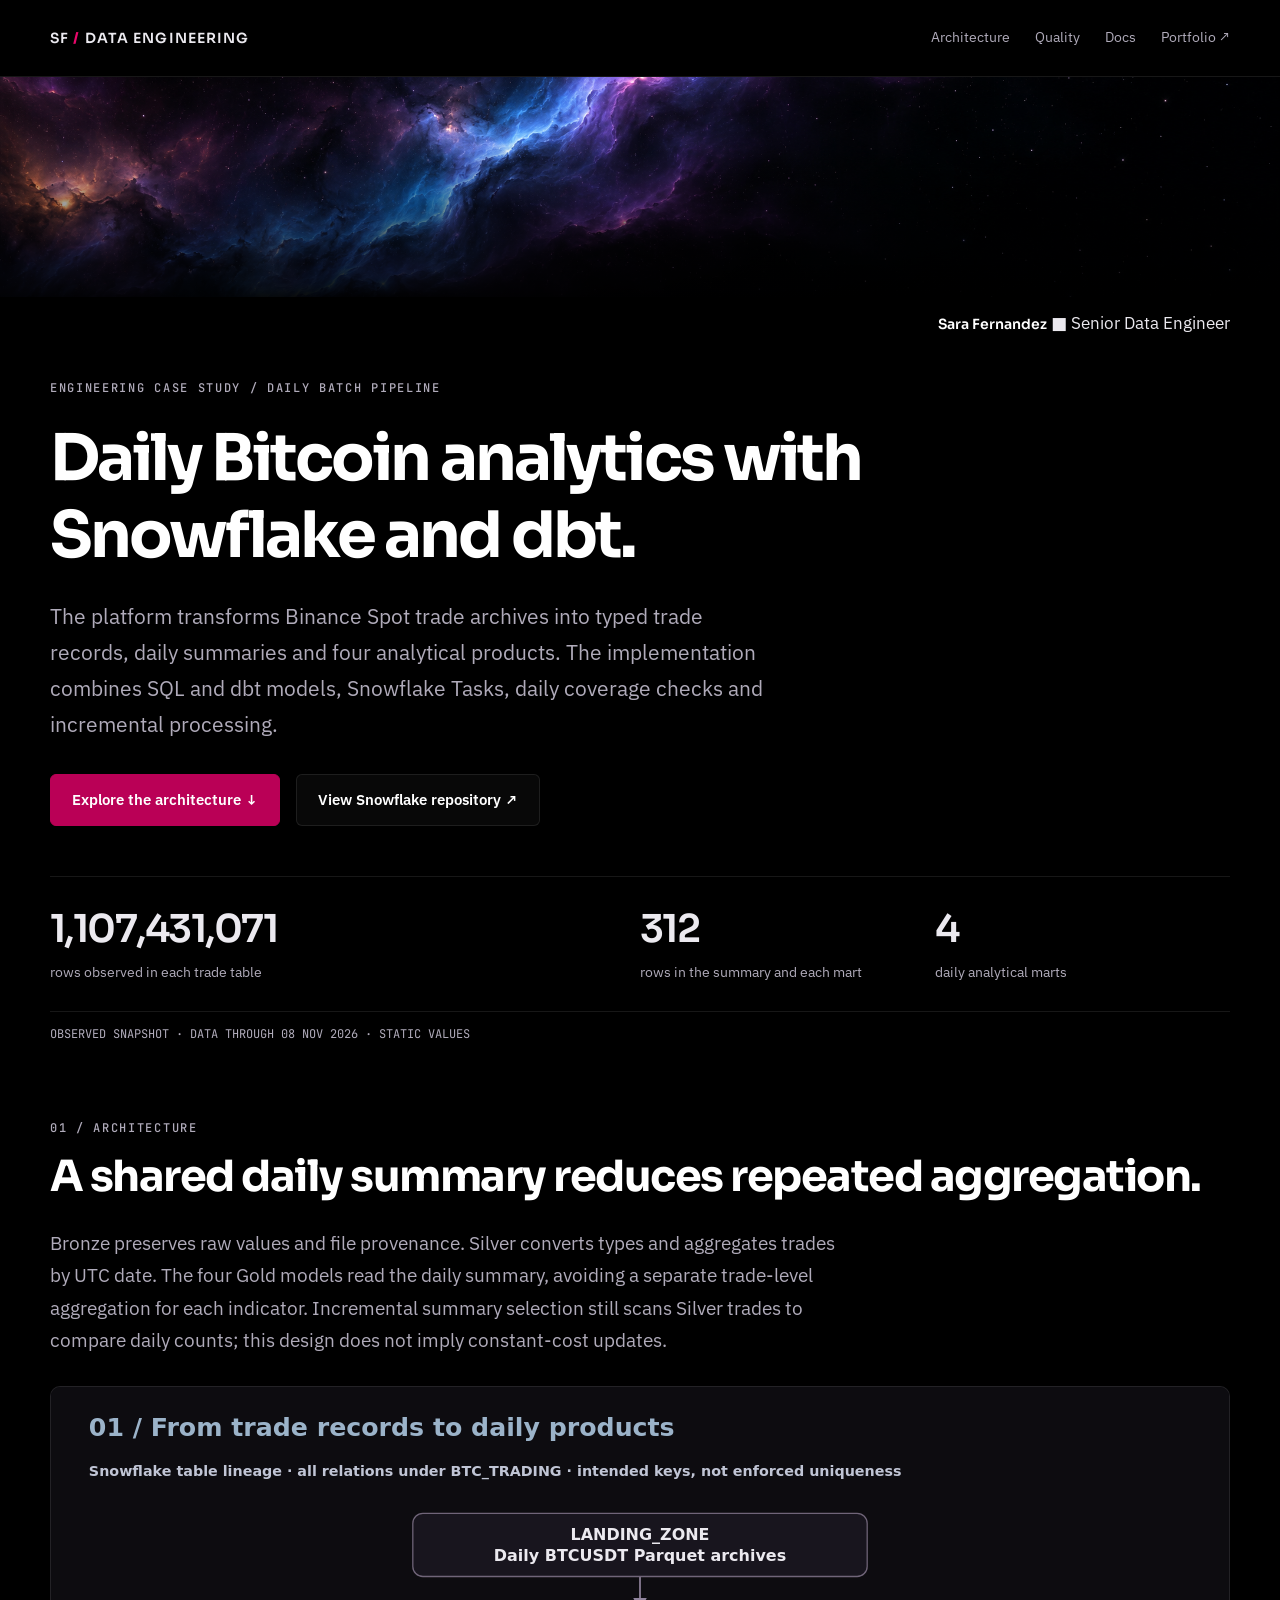
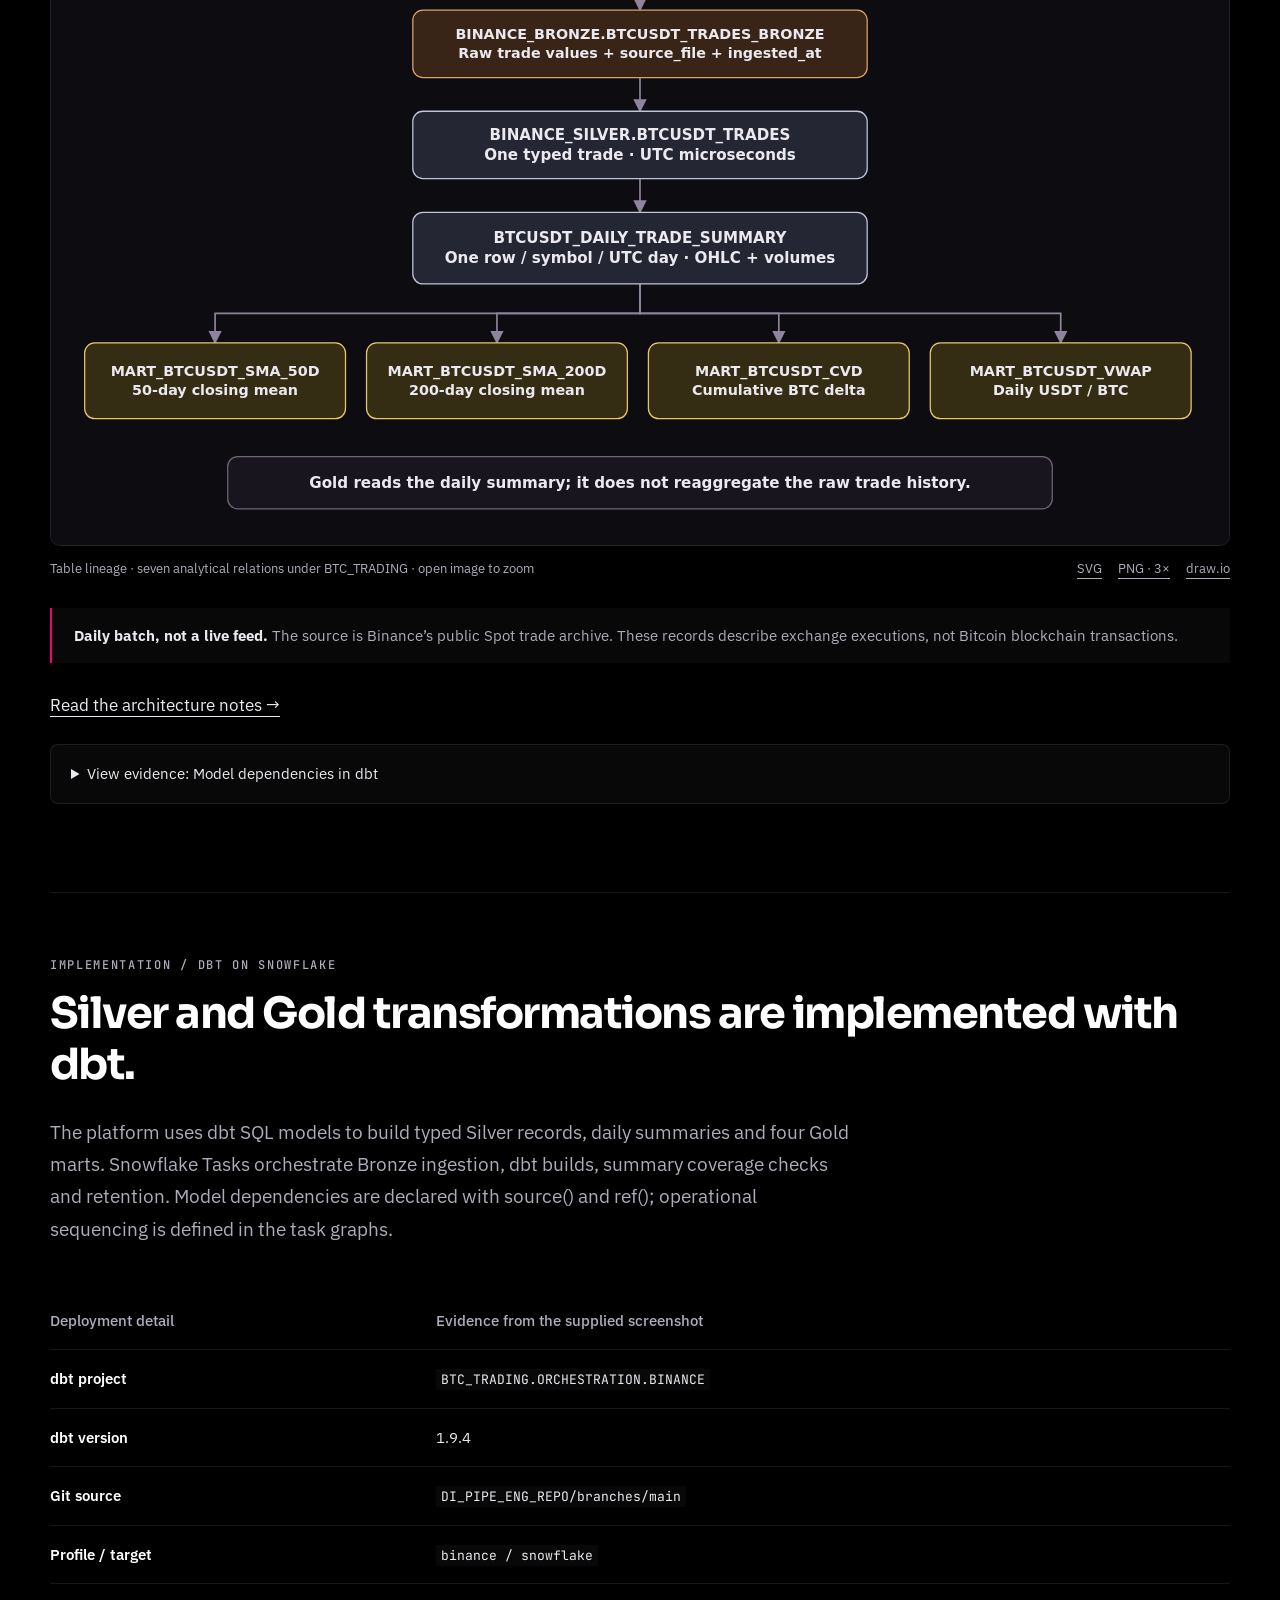
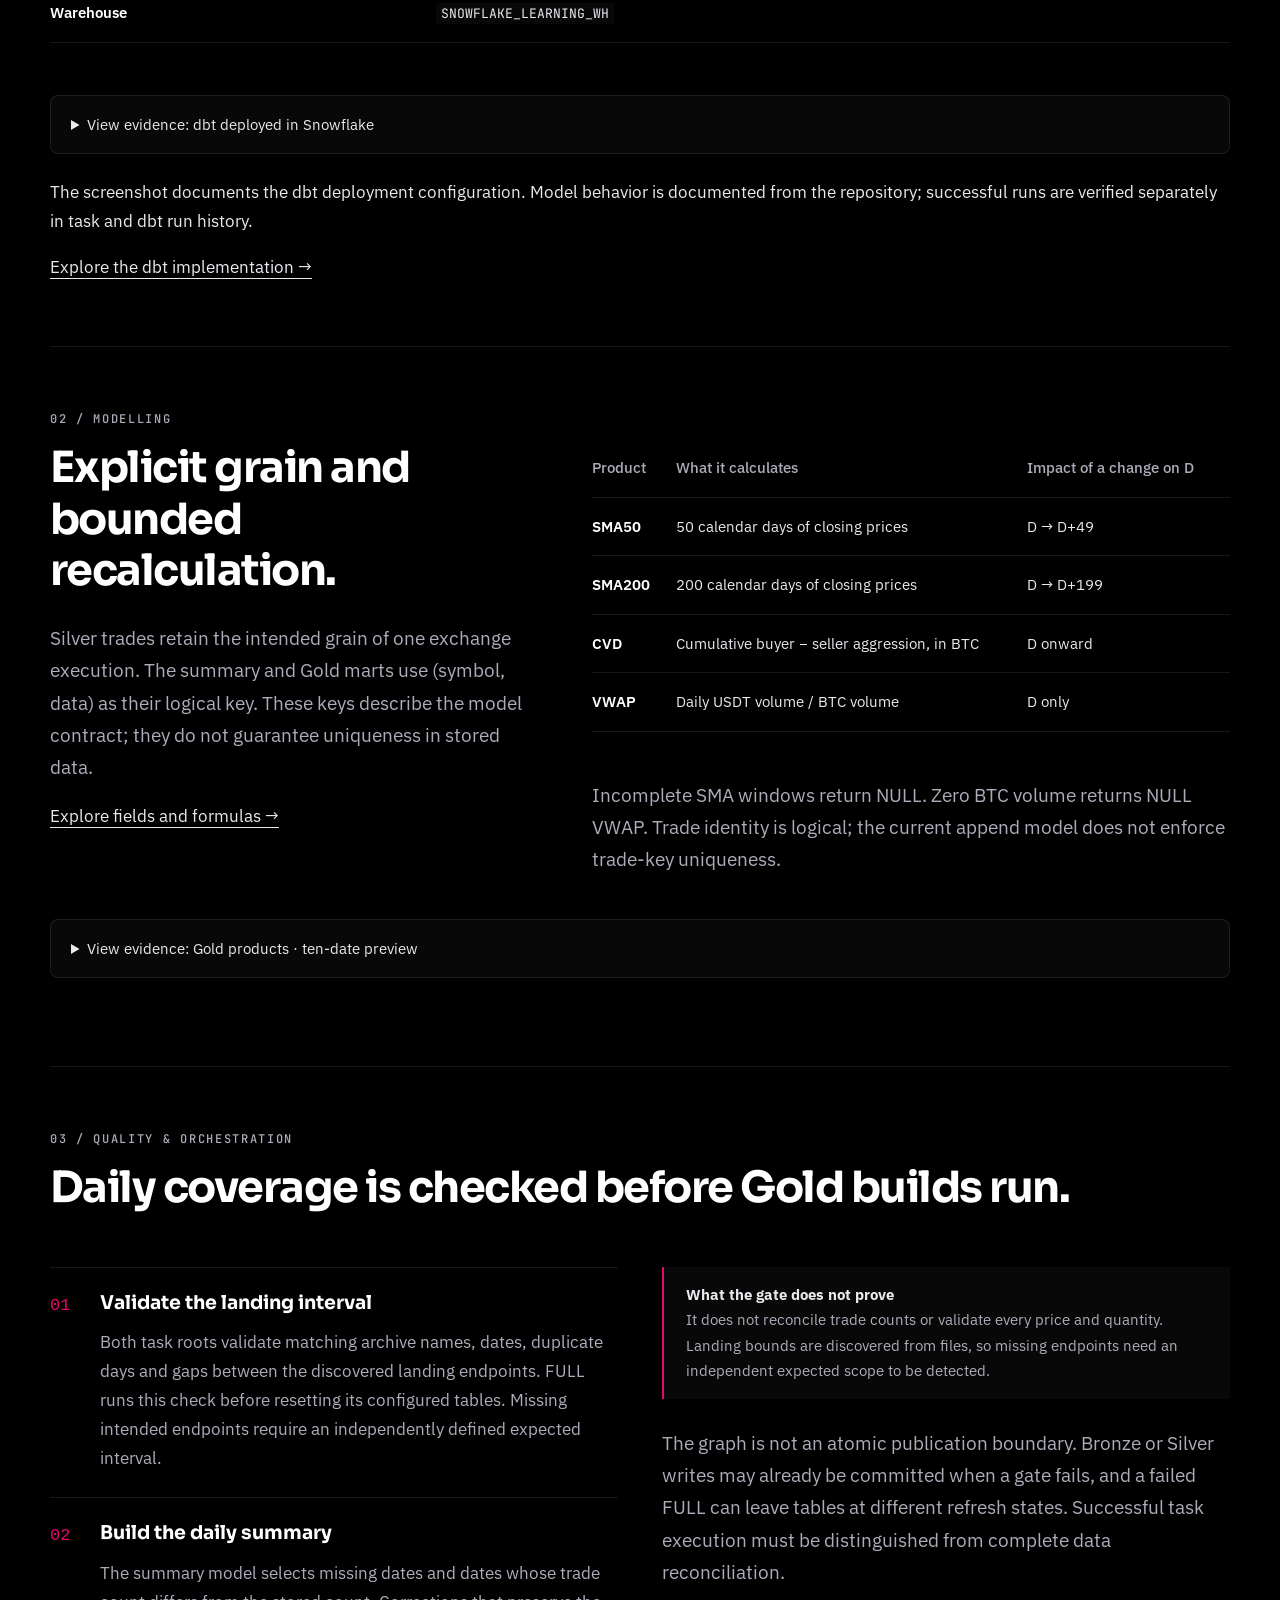
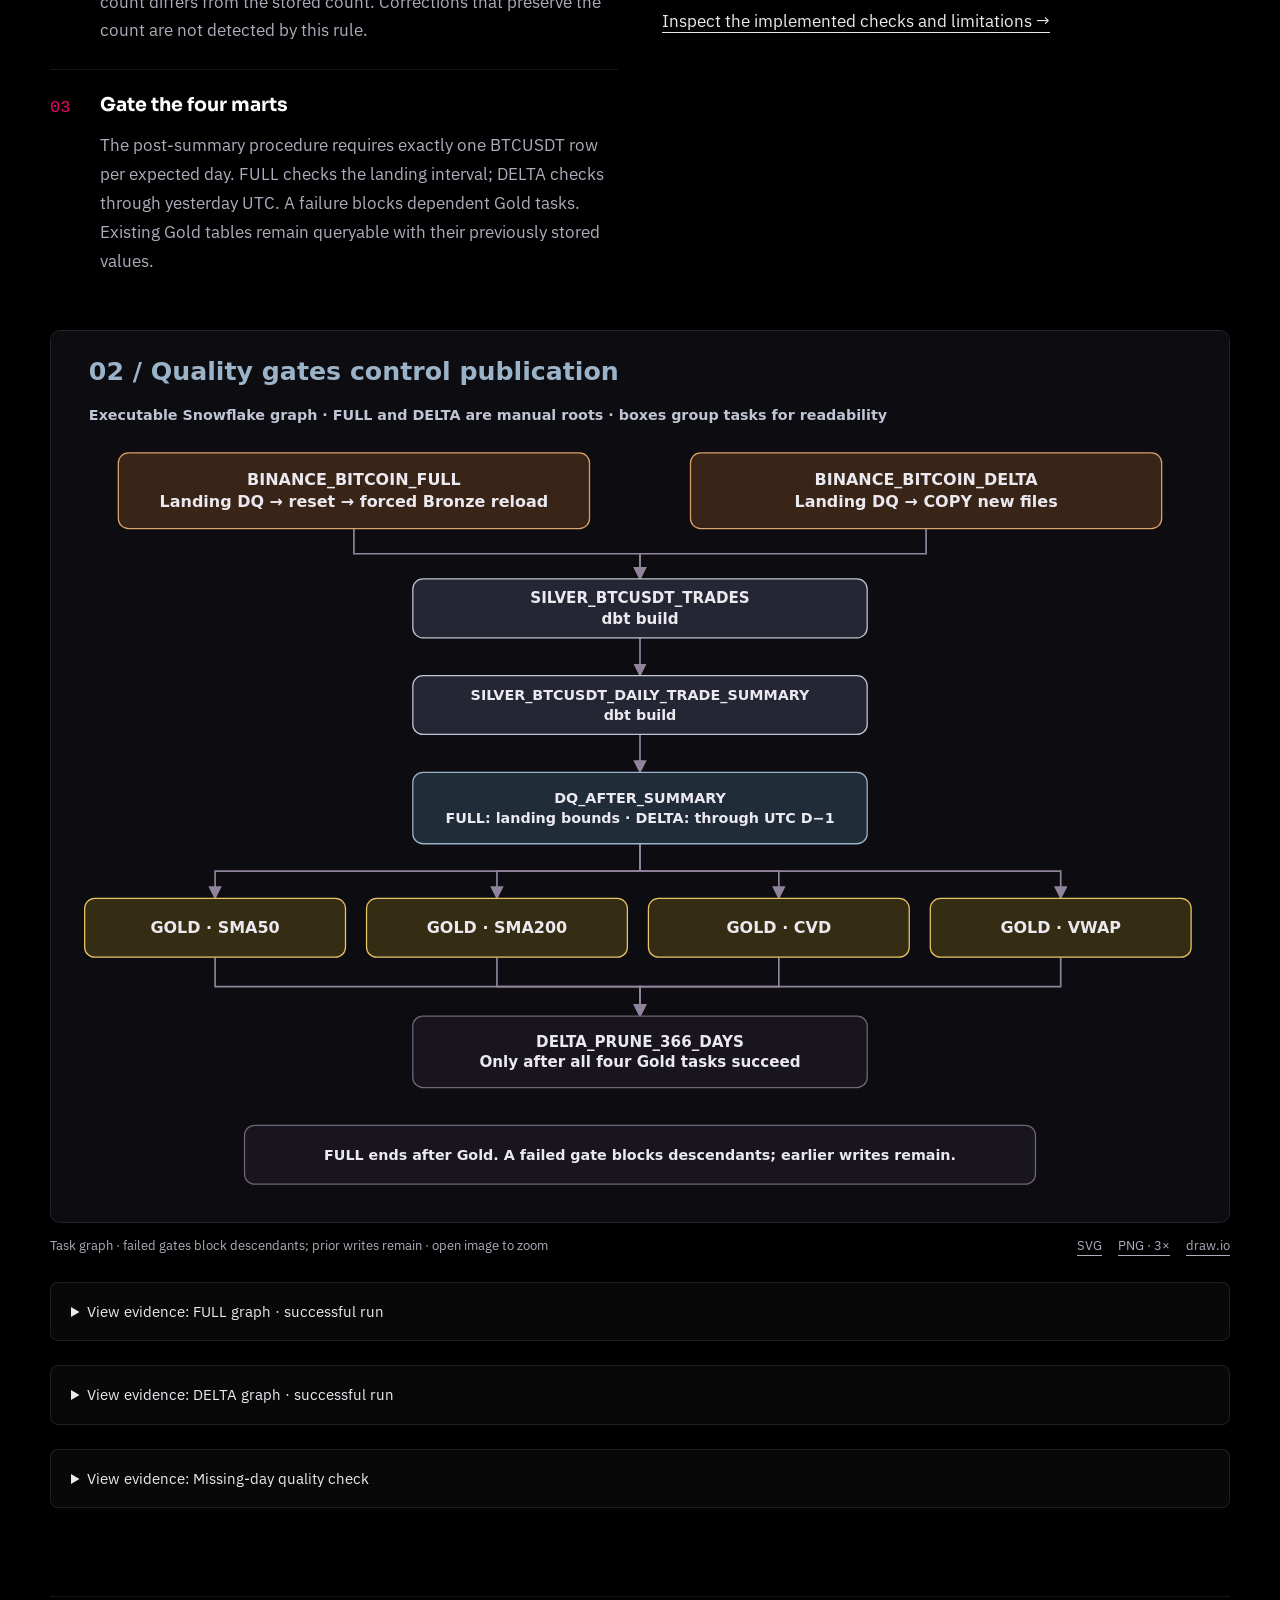
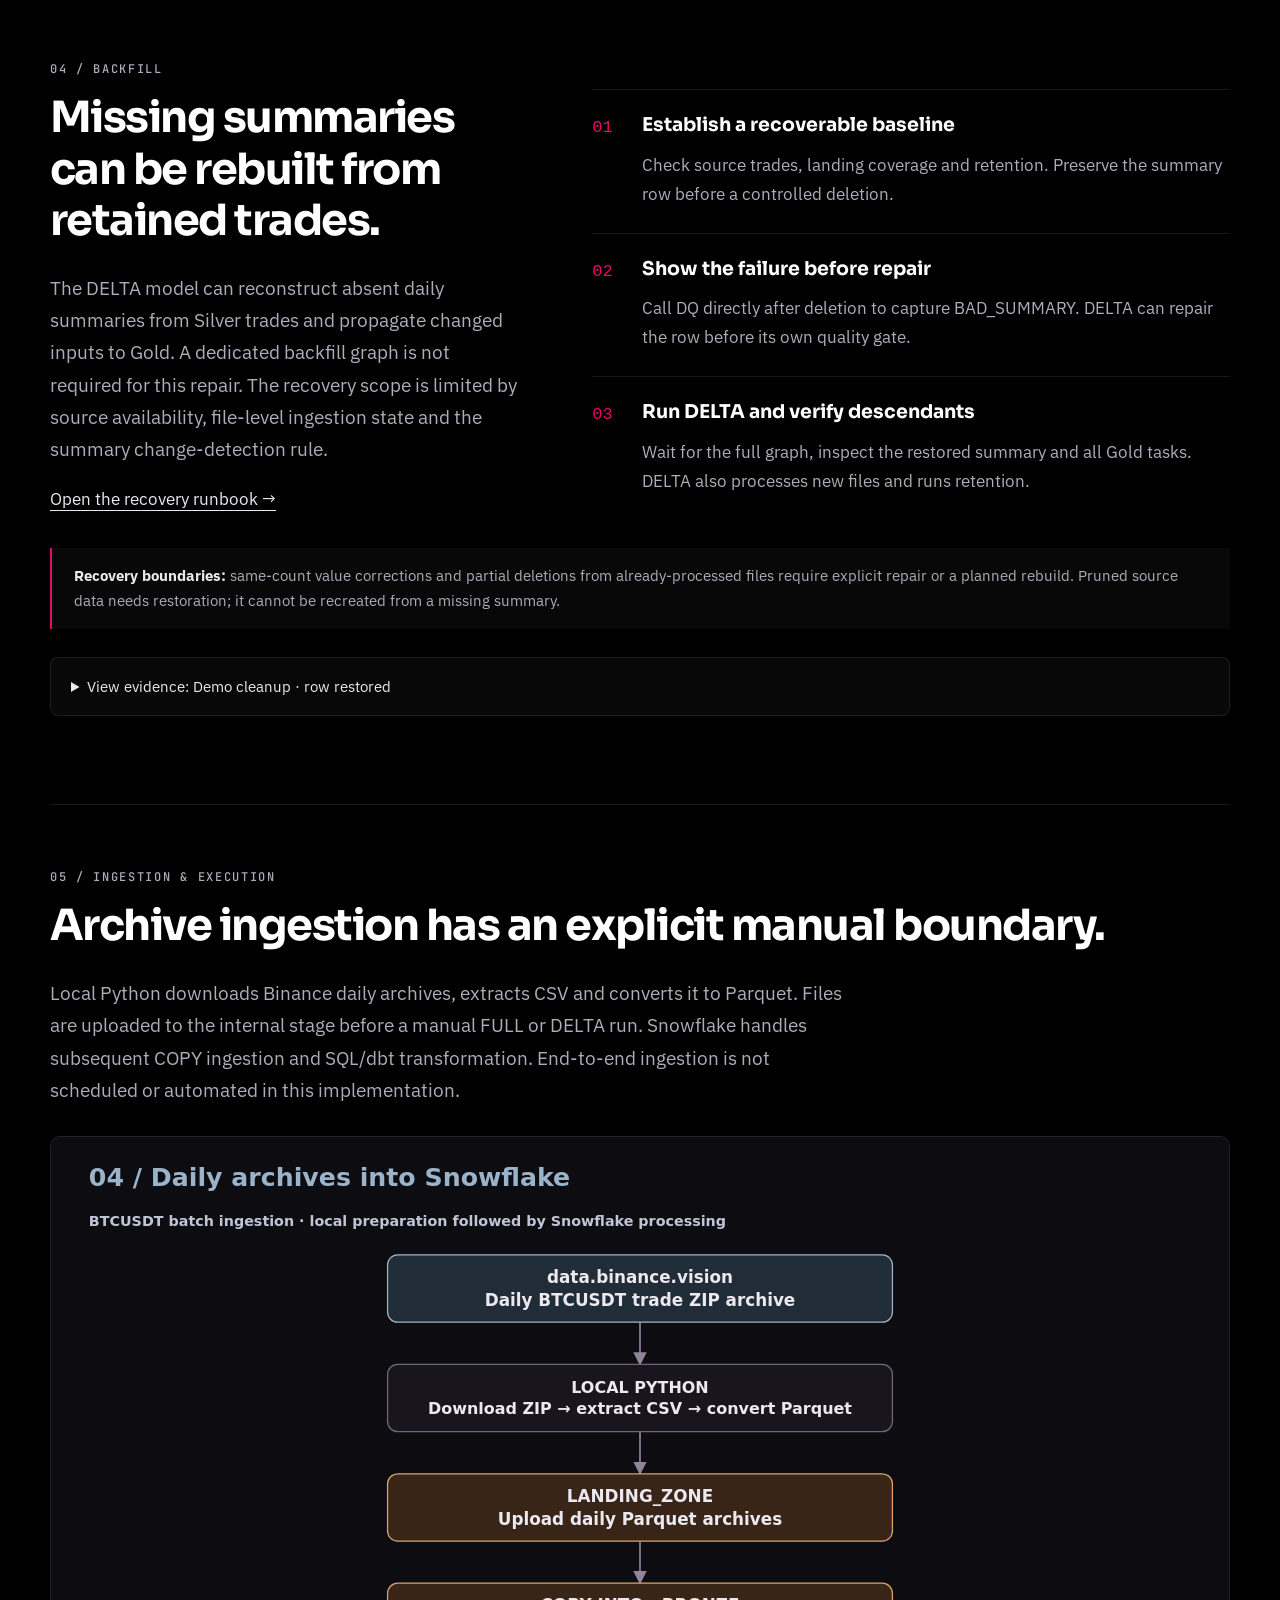
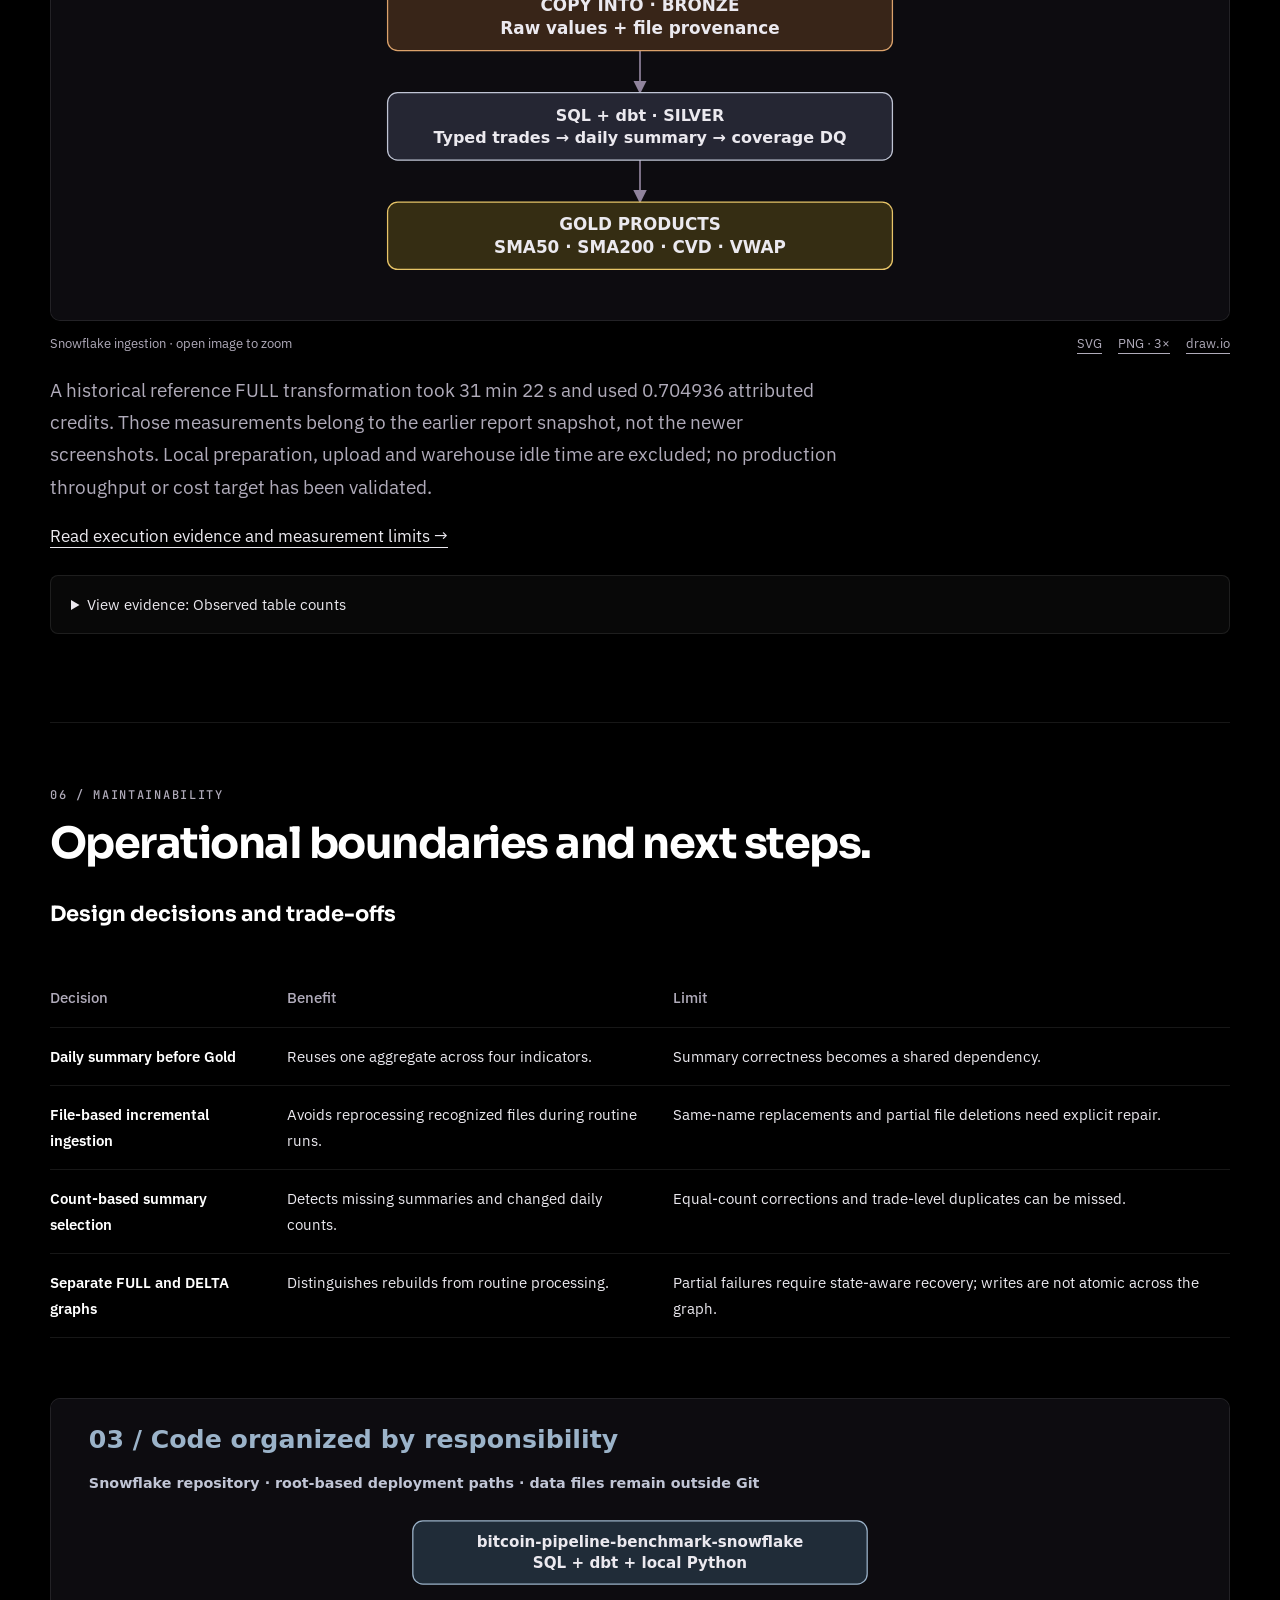
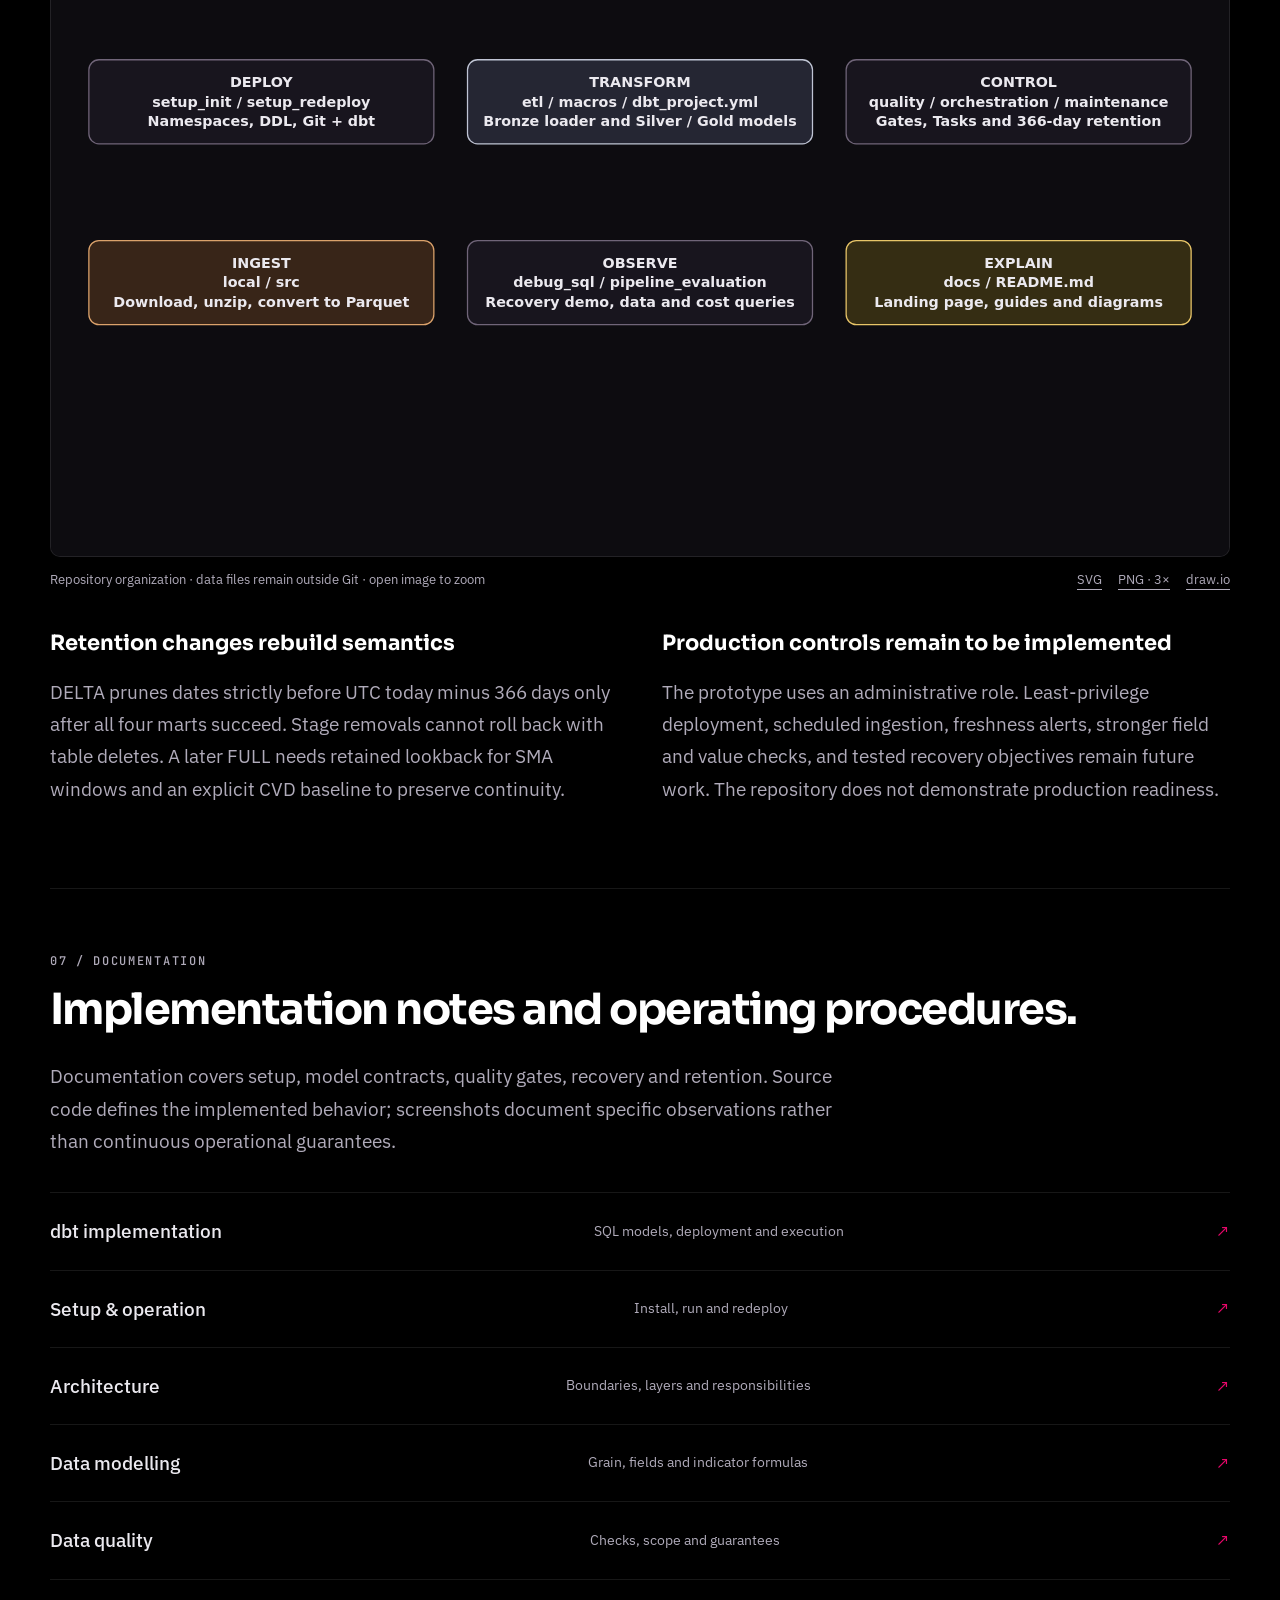
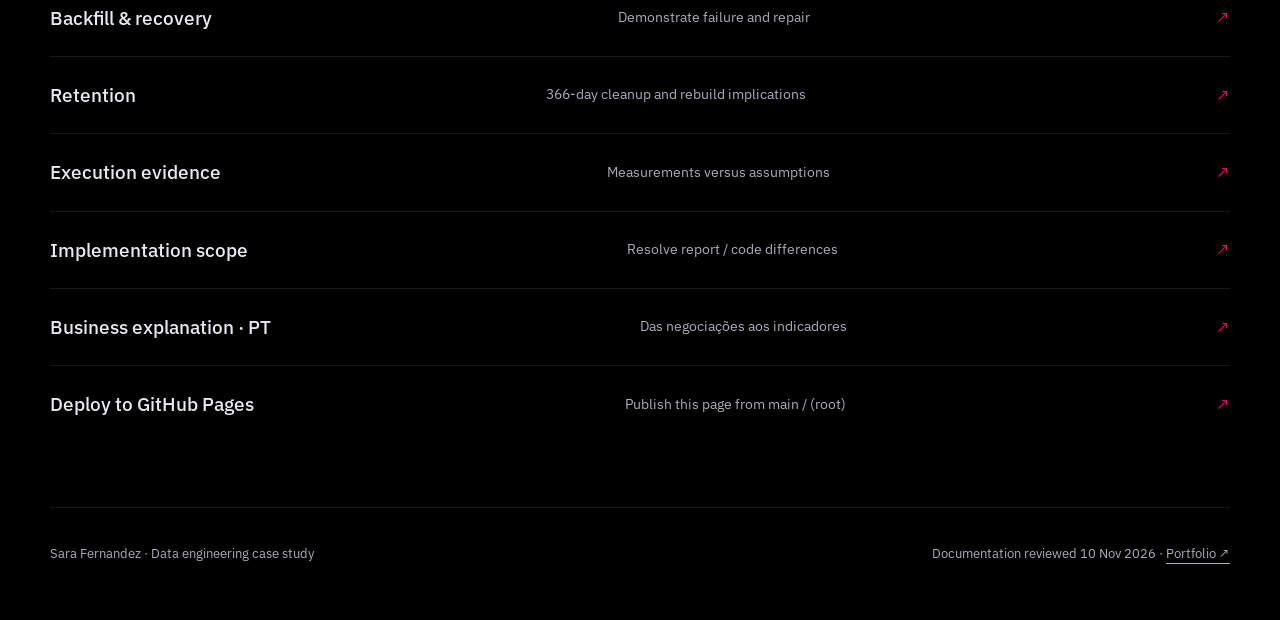
<file: index.html>
<!DOCTYPE html>

<html lang="en"><head><meta charset="utf-8"/><meta content="width=device-width,initial-scale=1" name="viewport"/><meta content="#000000" name="theme-color"/><meta content="Snowflake BTCUSDT pipeline: architecture, modelling, quality gates, backfill and execution evidence." name="description"/><title>Bitcoin Pipeline | Sara Fernandez</title><style>@import url('https://fonts.googleapis.com/css2?family=IBM+Plex+Sans:wght@400;500;600&family=Sora:wght@500;600;700&family=JetBrains+Mono:wght@500&display=swap');
:root{--black:#000000;--white:#ffffff;--magenta:#9bb3c9;--magenta-deep:#7890a6;--haze:#667b8e;--grey-100:#ebe9ef;--grey-300:#b0abba;--grey-500:#77727f;--grey-700:#2a2730;--grey-900:#0d0c10;--text:var(--grey-100);--muted:var(--grey-300);--line:#2a2730}*{box-sizing:border-box}html{scroll-behavior:smooth;scroll-padding-top:85px}body{margin:0;background:var(--black);color:var(--text);font:17px/1.7 'IBM Plex Sans',system-ui,sans-serif}body:before{content:'';position:absolute;inset:0 0 auto;height:850px;pointer-events:none;z-index:-1;background:radial-gradient(ellipse at 85% 25%,#667b8e30,transparent 55%),radial-gradient(ellipse at 15% 10%,#9bb3c912,transparent 50%)}a{color:inherit;text-underline-offset:5px}a:hover{color:var(--magenta)}:focus-visible{outline:2px solid var(--magenta);outline-offset:6px}.skip{position:absolute;left:20px;top:-90px}.skip:focus{top:20px;z-index:20;background:#000;padding:12px}.wrap{width:min(1180px,calc(100% - 72px));margin:auto}header{border-bottom:1px solid var(--line);background:#000e;position:sticky;top:0;z-index:10;backdrop-filter:blur(12px)}header .wrap{display:flex;justify-content:space-between;align-items:center;gap:24px;min-height:76px}.brand{font:600 14px 'Sora',sans-serif;letter-spacing:.08em;text-decoration:none}.brand b{color:var(--magenta)}nav{display:flex;gap:25px;font-size:14px}nav a{text-decoration:none;color:var(--muted)}h1,h2,h3{font-family:'Sora',system-ui,sans-serif;line-height:1.2;color:var(--white)}h1{font-size:clamp(42px,5.8vw,76px);letter-spacing:-.055em;max-width:900px;margin:25px 0}h1 span{color:var(--magenta)}h2{font-size:clamp(28px,3.4vw,43px);letter-spacing:-.035em;margin:15px 0 25px}h3{font-size:21px;margin:0 0 14px}.eyebrow,.num{color:var(--magenta);font:500 12px 'JetBrains Mono',monospace;letter-spacing:.14em;text-transform:uppercase}.hero{padding:94px 0 0}.lead{font-size:21px;color:var(--muted);max-width:730px}.actions{display:flex;gap:16px;flex-wrap:wrap;margin:32px 0 50px}.button{display:inline-flex;padding:12px 21px;border:1px solid #40515f;border-radius:6px;text-decoration:none;font-weight:600;font-size:15px}.primary{background:var(--magenta);color:#000;border-color:var(--magenta)}.primary:hover{background:#c6d3df;color:#000}.stats{display:grid;grid-template-columns:2fr 1fr 1fr;border-top:1px solid var(--line);border-bottom:1px solid var(--line);margin-top:48px}.stat{padding:28px 24px 26px 0}.stat strong{font:600 clamp(27px,3vw,40px) 'Sora',sans-serif;letter-spacing:-.04em;display:block}.stat span{display:block;color:var(--muted);font-size:14px;margin-top:8px}.snapshot{font:12px 'JetBrains Mono',monospace;color:var(--muted);padding:14px 0}.section{padding:80px 0;border-bottom:1px solid var(--line)}.intro{max-width:800px;color:var(--muted);font-size:19px}.split{display:grid;grid-template-columns:1fr 1.35fr;gap:70px;align-items:start}.note{border-left:3px solid var(--magenta);padding:15px 22px;background:#9bb3c909;margin:28px 0;color:var(--muted);font-size:15px}.note strong{color:var(--text)}figure{margin:30px 0 0}figure img{display:block;width:100%;height:auto;border:1px solid var(--line);border-radius:10px;background:var(--grey-900)}figcaption{color:var(--muted);font-size:13px;display:flex;justify-content:space-between;gap:20px;flex-wrap:wrap;margin-top:12px}.downloads{display:flex;gap:16px}table{border-collapse:collapse;width:100%;font-size:15px;margin:28px 0}th{text-align:left;color:var(--muted);font-weight:500}td,th{padding:16px 18px 16px 0;border-bottom:1px solid var(--line);vertical-align:top}td:first-child{font-weight:600;color:#fff}.table-scroll{overflow-x:auto}.table-scroll table{min-width:580px}.checks{counter-reset:steps;margin-top:28px}.check{padding:24px 0 24px 50px;border-top:1px solid var(--line);position:relative}.check:before{counter-increment:steps;content:'0' counter(steps);position:absolute;left:0;color:var(--magenta);font-family:monospace}.check p{margin:8px 0 0;color:var(--muted)}.check h3{font-size:19px}.grid2{display:grid;grid-template-columns:1fr 1fr;gap:44px}.pill{font:12px 'JetBrains Mono',monospace;display:inline-block;border:1px solid #40515f;padding:5px 10px;border-radius:50px;color:#b4c2cf}.guide-list{margin-top:35px}.guide-link{display:flex;align-items:center;justify-content:space-between;gap:30px;text-decoration:none;border-top:1px solid var(--line);padding:22px 0}.guide-link span{color:var(--muted);font-size:14px}.guide-link b{font-weight:500;font-size:19px}.guide-link em{font-style:normal;color:var(--magenta)}footer{padding:35px 0 55px;color:var(--muted);font-size:13px}footer .wrap{display:flex;justify-content:space-between;gap:25px;flex-wrap:wrap}code{font: .87em 'JetBrains Mono',monospace;background:#ffffff08;padding:2px 5px;overflow-wrap:anywhere}pre{white-space:pre-wrap;overflow-wrap:anywhere;background:#151219;border:1px solid var(--line);padding:22px;border-radius:8px;line-height:1.6}pre code{background:none;padding:0}.article{max-width:920px;padding:60px 0 90px}.article h1{font-size:42px}.article h2{font-size:28px;margin-top:50px}.article h3{margin-top:35px}.article img{max-width:100%;height:auto}.article p,.article li{color:var(--muted)}.article strong{color:var(--text)}.article table{display:block;overflow-x:auto}.article td{min-width:160px}.article li{margin:10px 0}.back{font-size:14px;color:var(--magenta)}@media(max-width:760px){.wrap{width:calc(100% - 36px)}header .wrap{min-height:70px;gap:12px}.brand{font-size:11px}nav{gap:14px;font-size:12px}nav .extra{display:none}.hero{padding-top:58px}h1{font-size:46px}.lead{font-size:18px}.stats{grid-template-columns:1fr 1fr}.stat:first-child{grid-column:1/-1;border-bottom:1px solid var(--line)}.stat{padding:22px 10px 22px 0}.stat strong{font-size:32px}.section{padding:55px 0}.split,.grid2{grid-template-columns:1fr;gap:25px}.intro{font-size:17px}figcaption{font-size:12px}.guide-link{gap:15px}.guide-link b{font-size:16px}.guide-link span{display:none}.article h1{font-size:34px}.article{padding-top:35px}figure{margin-top:24px}}@media(prefers-reduced-motion:reduce){html{scroll-behavior:auto}}.split>*,.grid2>*,.table-scroll{min-width:0}.table-scroll{max-width:100%}

.evidence{margin:38px 0}.evidence h3{margin-bottom:14px}.evidence figcaption{display:block;max-width:100ch}.evidence img{border-radius:8px}

/* Editorial revision: restrained slate palette and quieter evidence presentation. */
:root{--black:#101419;--white:#edf0f3;--grey-100:#d6dce2;--grey-300:#aab4be;--grey-700:#303942;--grey-900:#171d24;--line:#303942}body{background:#101419}body:before{display:none}header{background:#101419f5}h1{font-size:clamp(38px,5vw,64px);max-width:1000px;letter-spacing:-.045em}h1 span{color:inherit}.eyebrow,.num{color:#aab4be}.primary{background:#c1ced9;border-color:#c1ced9;color:#101419}.primary:hover{background:#dce4eb;color:#101419}.note{background:#18212a;border-left:2px solid #71899e}.brand b,.guide-link em{color:#9bb3c9}.hero{padding-top:72px}.section{padding:64px 0}.evidence-panel{margin:24px 0;border:1px solid var(--line);border-radius:8px;background:#151b22}.evidence-panel summary{padding:16px 20px;cursor:pointer;font-size:15px;color:#c8d2dc}.evidence-panel summary:hover{background:#1c2630}.evidence-panel figure{margin:0;padding:0 18px 18px}.evidence-panel figcaption{display:block;line-height:1.6}.design-decisions{margin:32px 0}a:hover{color:#d2dfeb}@media(max-width:760px){h1{font-size:40px}.hero{padding-top:45px}.section{padding:46px 0}}

/* Minimal pink accents: selected headings and primary actions only. */
:root{--pink-accent:#df8fbe;--pink-button:#d878ad}
#dbt h2,#docs h2{color:var(--pink-accent)}
.primary{background:var(--pink-button);border-color:var(--pink-button);color:#101419}
.primary:hover{background:#e49ac4;border-color:#e49ac4;color:#101419}
.primary:focus-visible{outline-color:var(--pink-accent)}

/* Portfolio identity: exact palette and accent roles from the parent site. */
:root{--black:#000000;--white:#ffffff;--magenta:#E8076A;--magenta-deep:#BA0056;--haze:#6e4ba0;--grey-100:#ebe9ef;--grey-300:#b0abba;--grey-500:#77727f;--grey-700:#2a2730;--grey-900:#0d0c10;--text:var(--grey-100);--muted:var(--grey-300);--line:rgba(255,255,255,.09)}
body{background:var(--black)}header{background:rgba(0,0,0,.95)}
h1,h2,h3,#dbt h2,#docs h2{color:var(--white)}
.eyebrow,.num{color:var(--muted)}
.brand b,.guide-link em,.back{color:var(--magenta)}
.button{border-color:var(--line);background:rgba(255,255,255,.03);color:var(--white)}
.button:hover{border-color:var(--magenta);background:rgba(255,43,214,.08);color:var(--white)}
.primary{background:var(--magenta-deep);border-color:var(--magenta-deep);color:var(--white)}
.primary:hover{background:var(--magenta);border-color:var(--magenta);color:var(--white)}
:focus-visible,.primary:focus-visible{outline-color:var(--magenta)}
a:hover{color:var(--magenta)}
.note{border-left:2px solid var(--magenta);background:rgba(255,255,255,.03)}
.evidence-panel{background:rgba(255,255,255,.03)}.evidence-panel summary{color:var(--text)}.evidence-panel summary:hover{background:rgba(255,43,214,.08)}
.portfolio-cover{position:relative;height:clamp(220px,34vw,180px);overflow:hidden;background:#050407}
.portfolio-cover img{width:100%;height:100%;object-fit:cover}
.portfolio-cover:after{content:'';position:absolute;inset:0;background:linear-gradient(to bottom,rgba(0,0,0,0) 30%,rgba(0,0,0,.95) 100%)}
.portfolio-identity{position:relative;margin-top:-56px;display:flex;align-items:center;gap:20px;z-index:1}
.portfolio-avatar{width:112px;height:112px;flex:none;padding:4px;border-radius:50%;background:conic-gradient(from 200deg,var(--magenta),#3a3340,var(--white),#3a3340,var(--magenta));box-shadow:0 0 46px rgba(255,43,214,.22)}
.portfolio-avatar img{display:block;width:100%;height:100%;object-fit:cover;border-radius:50%;border:4px solid #000}
.portfolio-identity a{text-decoration:none;font-family:'Sora',sans-serif;font-weight:600;color:#fff}.portfolio-identity p{margin:4px 0 0;color:var(--muted);font-size:14px}
.hero{padding-top:42px}@media(max-width:760px){.portfolio-identity{gap:14px}.portfolio-avatar{width:88px;height:88px}.portfolio-identity{margin-top:-44px}.portfolio-identity p{font-size:12px}.hero{padding-top:30px}}

/* Compact text-only author identity. */
.portfolio-identity{margin-top:12px;justify-content:flex-end;text-align:right;gap:0}.portfolio-identity a{font-size:14px}.portfolio-identity p{font-size:12px;margin:2px 0 0}@media(max-width:760px){.portfolio-identity{margin-top:10px}.portfolio-identity p{font-size:12px}}
</style></head><body><a class="skip" href="#main">Skip to content</a><header><div class="wrap"><a class="brand" href="#">SF <b>/</b> DATA ENGINEERING</a><nav aria-label="Main navigation"><a href="#architecture">Architecture</a><a class="extra" href="#quality">Quality</a><a href="#docs">Docs</a><a class="extra" href="https://saradfrz.github.io/portfolio/">Portfolio ↗</a></nav></div></header><main id="main"><div class="portfolio-cover" aria-hidden="true"><img src="img/nebula-banner.png" alt="" fetchpriority="high"></div><div class="portfolio-identity wrap"><div><a href="https://saradfrz.github.io/portfolio/">Sara Fernandez</a><span>   ■    Senior Data Engineer</span></div></div><section class="hero wrap"><div class="eyebrow">Engineering case study / Daily batch pipeline</div><h1>Daily Bitcoin analytics with Snowflake and dbt.</h1><p class="lead">The platform transforms Binance Spot trade archives into typed trade records, daily summaries and four analytical products. The implementation combines SQL and dbt models, Snowflake Tasks, daily coverage checks and incremental processing.</p><div class="actions"><a class="button primary" href="#architecture">Explore the architecture ↓</a><a class="button" href="https://github.com/saradfrz/bitcoin-pipeline-benchmark-snowflake">View Snowflake repository ↗</a></div><div class="stats"><div class="stat"><strong>1,107,431,071</strong><span>rows observed in each trade table</span></div><div class="stat"><strong>312</strong><span>rows in the summary and each mart</span></div><div class="stat"><strong>4</strong><span>daily analytical marts</span></div></div><div class="snapshot">OBSERVED SNAPSHOT · DATA THROUGH 08 NOV 2026 · STATIC VALUES</div></section>
<section class="section wrap" id="architecture"><div class="num">01 / Architecture</div><h2>A shared daily summary reduces repeated aggregation.</h2><p class="intro">Bronze preserves raw values and file provenance. Silver converts types and aggregates trades by UTC date. The four Gold models read the daily summary, avoiding a separate trade-level aggregation for each indicator. Incremental summary selection still scans Silver trades to compare daily counts; this design does not imply constant-cost updates.</p><figure><a href="docs/assets/diagrams/01-lineage.svg" rel="noopener" target="_blank"><img alt="Table lineage · seven analytical relations under BTC_TRADING" loading="lazy" src="[data-uri]"/></a><figcaption><span>Table lineage · seven analytical relations under BTC_TRADING · open image to zoom</span><span class="downloads"><a download="" href="docs/assets/diagrams/01-lineage.svg">SVG</a><a download="" href="docs/assets/diagrams/01-lineage.png">PNG · 3×</a><a download="" href="docs/assets/diagrams/01-lineage.drawio">draw.io</a></span></figcaption></figure><div class="note"><strong>Daily batch, not a live feed.</strong> The source is Binance’s public Spot trade archive. These records describe exchange executions, not Bitcoin blockchain transactions.</div><a href="docs/guides/architecture.html">Read the architecture notes →</a><details class="evidence-panel"><summary>View evidence: Model dependencies in dbt</summary><figure class="evidence"><a href="img/snowflake-data-lineage.png" rel="noopener" target="_blank"><img alt="The dbt DAG connects the Bronze source to Silver trades, the daily summary and four Gold models." height="1552" loading="lazy" src="img/snowflake-data-lineage.png" width="2869"/></a><figcaption>The dbt DAG connects the Bronze source to Silver trades, the daily summary and four Gold models. · open to zoom</figcaption></figure></details></section>
<section class="section wrap" id="dbt"><div class="num">Implementation / dbt on Snowflake</div><h2>Silver and Gold transformations are implemented with dbt.</h2><p class="intro">The platform uses dbt SQL models to build typed Silver records, daily summaries and four Gold marts. Snowflake Tasks orchestrate Bronze ingestion, dbt builds, summary coverage checks and retention. Model dependencies are declared with source() and ref(); operational sequencing is defined in the task graphs.</p><div class="table-scroll"><table><thead><tr><th>Deployment detail</th><th>Evidence from the supplied screenshot</th></tr></thead><tbody><tr><td>dbt project</td><td><code>BTC_TRADING.ORCHESTRATION.BINANCE</code></td></tr><tr><td>dbt version</td><td>1.9.4</td></tr><tr><td>Git source</td><td><code>DI_PIPE_ENG_REPO/branches/main</code></td></tr><tr><td>Profile / target</td><td><code>binance / snowflake</code></td></tr><tr><td>Warehouse</td><td><code>SNOWFLAKE_LEARNING_WH</code></td></tr></tbody></table></div><details class="evidence-panel"><summary>View evidence: dbt deployed in Snowflake</summary><figure class="evidence"><a href="img/dbt-project.png" rel="noopener" target="_blank"><img alt="Project BTC_TRADING.ORCHESTRATION.BINANCE uses dbt 1.9.4, the main Git branch and the Snowflake target." height="1939" loading="lazy" src="img/dbt-project.png" width="3832"/></a><figcaption>Project BTC_TRADING.ORCHESTRATION.BINANCE uses dbt 1.9.4, the main Git branch and the Snowflake target. · open to zoom</figcaption></figure></details><p>The screenshot documents the dbt deployment configuration. Model behavior is documented from the repository; successful runs are verified separately in task and dbt run history.</p><a href="docs/guides/dbt.html">Explore the dbt implementation →</a></section>
<section class="section wrap" id="modelling"><div class="split"><div><div class="num">02 / Modelling</div><h2>Explicit grain and bounded recalculation.</h2><p class="intro">Silver trades retain the intended grain of one exchange execution. The summary and Gold marts use (symbol, data) as their logical key. These keys describe the model contract; they do not guarantee uniqueness in stored data.</p><a href="docs/guides/modelling.html">Explore fields and formulas →</a></div><div><div class="table-scroll"><table><thead><tr><th>Product</th><th>What it calculates</th><th>Impact of a change on D</th></tr></thead><tbody><tr><td>SMA50</td><td>50 calendar days of closing prices</td><td>D → D+49</td></tr><tr><td>SMA200</td><td>200 calendar days of closing prices</td><td>D → D+199</td></tr><tr><td>CVD</td><td>Cumulative buyer − seller aggression, in BTC</td><td>D onward</td></tr><tr><td>VWAP</td><td>Daily USDT volume / BTC volume</td><td>D only</td></tr></tbody></table></div><p class="intro">Incomplete SMA windows return NULL. Zero BTC volume returns NULL VWAP. Trade identity is logical; the current append model does not enforce trade-key uniqueness.</p></div></div><details class="evidence-panel"><summary>View evidence: Gold products · ten-date preview</summary><figure class="evidence"><a href="img/demo-gold.png" rel="noopener" target="_blank"><img alt="Query results show closing price, SMA50, SMA200, CVD and VWAP for ten dates through 2026-11-08. Values are rounded for display." height="1863" loading="lazy" src="img/demo-gold.png" width="2566"/></a><figcaption>Query results show closing price, SMA50, SMA200, CVD and VWAP for ten dates through 2026-11-08. Values are rounded for display. · open to zoom</figcaption></figure></details></section>
<section class="section wrap" id="quality"><div class="num">03 / Quality &amp; orchestration</div><h2>Daily coverage is checked before Gold builds run.</h2><div class="grid2"><div class="checks"><div class="check"><h3>Validate the landing interval</h3><p>Both task roots validate matching archive names, dates, duplicate days and gaps between the discovered landing endpoints. FULL runs this check before resetting its configured tables. Missing intended endpoints require an independently defined expected interval.</p></div><div class="check"><h3>Build the daily summary</h3><p>The summary model selects missing dates and dates whose trade count differs from the stored count. Corrections that preserve the count are not detected by this rule.</p></div><div class="check"><h3>Gate the four marts</h3><p>The post-summary procedure requires exactly one BTCUSDT row per expected day. FULL checks the landing interval; DELTA checks through yesterday UTC. A failure blocks dependent Gold tasks. Existing Gold tables remain queryable with their previously stored values.</p></div></div><div><div class="note"><strong>What the gate does not prove</strong><br/>It does not reconcile trade counts or validate every price and quantity. Landing bounds are discovered from files, so missing endpoints need an independent expected scope to be detected.</div><p class="intro">The graph is not an atomic publication boundary. Bronze or Silver writes may already be committed when a gate fails, and a failed FULL can leave tables at different refresh states. Successful task execution must be distinguished from complete data reconciliation.</p><a href="docs/guides/quality.html">Inspect the implemented checks and limitations →</a></div></div><figure><a href="docs/assets/diagrams/02-orchestration.svg" rel="noopener" target="_blank"><img alt="Task graph · failed gates block descendants; prior writes remain" loading="lazy" src="[data-uri]"/></a><figcaption><span>Task graph · failed gates block descendants; prior writes remain · open image to zoom</span><span class="downloads"><a download="" href="docs/assets/diagrams/02-orchestration.svg">SVG</a><a download="" href="docs/assets/diagrams/02-orchestration.png">PNG · 3×</a><a download="" href="docs/assets/diagrams/02-orchestration.drawio">draw.io</a></span></figcaption></figure><details class="evidence-panel"><summary>View evidence: FULL graph · successful run</summary><figure class="evidence"><a href="img/snowflake-full-pipeline.png" rel="noopener" target="_blank"><img alt="The supplied task history shows all ten FULL tasks succeeded, including reset, Bronze, Silver, summary DQ and the four Gold branches." height="1947" loading="lazy" src="img/snowflake-full-pipeline.png" width="3835"/></a><figcaption>The supplied task history shows all ten FULL tasks succeeded, including reset, Bronze, Silver, summary DQ and the four Gold branches. · open to zoom</figcaption></figure></details><details class="evidence-panel"><summary>View evidence: DELTA graph · successful run</summary><figure class="evidence"><a href="img/snowflake-delta-pipeline.png" rel="noopener" target="_blank"><img alt="All ten DELTA tasks succeeded in the supplied run, ending with DELTA_PRUNE_366_DAYS." height="1948" loading="lazy" src="img/snowflake-delta-pipeline.png" width="3834"/></a><figcaption>All ten DELTA tasks succeeded in the supplied run, ending with DELTA_PRUNE_366_DAYS. · open to zoom</figcaption></figure></details><details class="evidence-panel"><summary>View evidence: Missing-day quality check</summary><figure class="evidence"><a href="img/snowflake-quality-failure.png" rel="noopener" target="_blank"><img alt="A direct call to DQ_AFTER_SUMMARY raises BAD_SUMMARY after the controlled removal of a summary row. This is a procedure test, not a failed Task graph." height="1339" loading="lazy" src="img/snowflake-quality-failure.png" width="2806"/></a><figcaption>A direct call to DQ_AFTER_SUMMARY raises BAD_SUMMARY after the controlled removal of a summary row. This is a procedure test, not a failed Task graph. · open to zoom</figcaption></figure></details></section>
<section class="section wrap" id="backfill"><div class="split"><div><div class="num">04 / Backfill</div><h2>Missing summaries can be rebuilt from retained trades.</h2><p class="intro">The DELTA model can reconstruct absent daily summaries from Silver trades and propagate changed inputs to Gold. A dedicated backfill graph is not required for this repair. The recovery scope is limited by source availability, file-level ingestion state and the summary change-detection rule.</p><a href="docs/guides/backfill.html">Open the recovery runbook →</a></div><div class="checks"><div class="check"><h3>Establish a recoverable baseline</h3><p>Check source trades, landing coverage and retention. Preserve the summary row before a controlled deletion.</p></div><div class="check"><h3>Show the failure before repair</h3><p>Call DQ directly after deletion to capture BAD_SUMMARY. DELTA can repair the row before its own quality gate.</p></div><div class="check"><h3>Run DELTA and verify descendants</h3><p>Wait for the full graph, inspect the restored summary and all Gold tasks. DELTA also processes new files and runs retention.</p></div></div></div><div class="note"><strong>Recovery boundaries:</strong> same-count value corrections and partial deletions from already-processed files require explicit repair or a planned rebuild. Pruned source data needs restoration; it cannot be recreated from a missing summary.</div><details class="evidence-panel"><summary>View evidence: Demo cleanup · row restored</summary><figure class="evidence"><a href="img/snowflake-backfill-recovered.png" rel="noopener" target="_blank"><img alt="The worksheet shows ROLLBACK followed by the restored BTCUSDT row for 2026-11-08 with 1,132,641 trades. This capture demonstrates restoration after rollback; DELTA backfill is a separate workflow." height="852" loading="lazy" src="img/snowflake-backfill-recovered.png" width="2785"/></a><figcaption>The worksheet shows ROLLBACK followed by the restored BTCUSDT row for 2026-11-08 with 1,132,641 trades. This capture demonstrates restoration after rollback; DELTA backfill is a separate workflow. · open to zoom</figcaption></figure></details></section>
<section class="section wrap" id="ingestion"><div class="num">05 / Ingestion &amp; execution</div><h2>Archive ingestion has an explicit manual boundary.</h2><p class="intro">Local Python downloads Binance daily archives, extracts CSV and converts it to Parquet. Files are uploaded to the internal stage before a manual FULL or DELTA run. Snowflake handles subsequent COPY ingestion and SQL/dbt transformation. End-to-end ingestion is not scheduled or automated in this implementation.</p><figure><a href="docs/assets/diagrams/04-ingestion.svg" rel="noopener" target="_blank"><img alt="Snowflake ingestion · local preparation, stage upload and transformation" loading="lazy" src="[data-uri]"/></a><figcaption><span>Snowflake ingestion · open image to zoom</span><span class="downloads"><a download="" href="docs/assets/diagrams/04-ingestion.svg">SVG</a><a download="" href="docs/assets/diagrams/04-ingestion.png">PNG · 3×</a><a download="" href="docs/assets/diagrams/04-ingestion.drawio">draw.io</a></span></figcaption></figure><p class="intro">A historical reference FULL transformation took 31 min 22 s and used 0.704936 attributed credits. Those measurements belong to the earlier report snapshot, not the newer screenshots. Local preparation, upload and warehouse idle time are excluded; no production throughput or cost target has been validated.</p><a href="docs/guides/benchmark.html">Read execution evidence and measurement limits →</a><details class="evidence-panel"><summary>View evidence: Observed table counts</summary><figure class="evidence"><a href="img/snowflake-count-rows.png" rel="noopener" target="_blank"><img alt="Bronze and Silver trades each contain 1,107,431,071 rows. The daily summary and each of the four Gold marts contain 312 rows. Counts do not establish value-by-value equality." height="1200" loading="lazy" src="img/snowflake-count-rows.png" width="2563"/></a><figcaption>Bronze and Silver trades each contain 1,107,431,071 rows. The daily summary and each of the four Gold marts contain 312 rows. Counts do not establish value-by-value equality. · open to zoom</figcaption></figure></details></section>
<section class="section wrap" id="operations"><div class="num">06 / Maintainability</div><h2>Operational boundaries and next steps.</h2><div class="design-decisions"><h3>Design decisions and trade-offs</h3><div class="table-scroll"><table><thead><tr><th>Decision</th><th>Benefit</th><th>Limit</th></tr></thead><tbody><tr><td>Daily summary before Gold</td><td>Reuses one aggregate across four indicators.</td><td>Summary correctness becomes a shared dependency.</td></tr><tr><td>File-based incremental ingestion</td><td>Avoids reprocessing recognized files during routine runs.</td><td>Same-name replacements and partial file deletions need explicit repair.</td></tr><tr><td>Count-based summary selection</td><td>Detects missing summaries and changed daily counts.</td><td>Equal-count corrections and trade-level duplicates can be missed.</td></tr><tr><td>Separate FULL and DELTA graphs</td><td>Distinguishes rebuilds from routine processing.</td><td>Partial failures require state-aware recovery; writes are not atomic across the graph.</td></tr></tbody></table></div></div><figure><a href="docs/assets/diagrams/03-repository.svg" rel="noopener" target="_blank"><img alt="Repository organization · data files remain outside Git" loading="lazy" src="[data-uri]"/></a><figcaption><span>Repository organization · data files remain outside Git · open image to zoom</span><span class="downloads"><a download="" href="docs/assets/diagrams/03-repository.svg">SVG</a><a download="" href="docs/assets/diagrams/03-repository.png">PNG · 3×</a><a download="" href="docs/assets/diagrams/03-repository.drawio">draw.io</a></span></figcaption></figure><div class="grid2" style="margin-top:40px"><div><h3>Retention changes rebuild semantics</h3><p class="intro">DELTA prunes dates strictly before UTC today minus 366 days only after all four marts succeed. Stage removals cannot roll back with table deletes. A later FULL needs retained lookback for SMA windows and an explicit CVD baseline to preserve continuity.</p></div><div><h3>Production controls remain to be implemented</h3><p class="intro">The prototype uses an administrative role. Least-privilege deployment, scheduled ingestion, freshness alerts, stronger field and value checks, and tested recovery objectives remain future work. The repository does not demonstrate production readiness.</p></div></div></section>
<section class="section wrap" id="docs"><div class="num">07 / Documentation</div><h2>Implementation notes and operating procedures.</h2><p class="intro">Documentation covers setup, model contracts, quality gates, recovery and retention. Source code defines the implemented behavior; screenshots document specific observations rather than continuous operational guarantees.</p><div class="guide-list"><a class="guide-link" href="docs/guides/dbt.html"><b>dbt implementation</b><span>SQL models, deployment and execution</span><em>↗</em></a><a class="guide-link" href="docs/guides/operations.html"><b>Setup &amp; operation</b><span>Install, run and redeploy</span><em>↗</em></a><a class="guide-link" href="docs/guides/architecture.html"><b>Architecture</b><span>Boundaries, layers and responsibilities</span><em>↗</em></a><a class="guide-link" href="docs/guides/modelling.html"><b>Data modelling</b><span>Grain, fields and indicator formulas</span><em>↗</em></a><a class="guide-link" href="docs/guides/quality.html"><b>Data quality</b><span>Checks, scope and guarantees</span><em>↗</em></a><a class="guide-link" href="docs/guides/backfill.html"><b>Backfill &amp; recovery</b><span>Demonstrate failure and repair</span><em>↗</em></a><a class="guide-link" href="docs/guides/retention.html"><b>Retention</b><span>366-day cleanup and rebuild implications</span><em>↗</em></a><a class="guide-link" href="docs/guides/benchmark.html"><b>Execution evidence</b><span>Measurements versus assumptions</span><em>↗</em></a><a class="guide-link" href="docs/guides/source_reconciliation.html"><b>Implementation scope</b><span>Resolve report / code differences</span><em>↗</em></a><a class="guide-link" href="docs/guides/business-pt.html"><b>Business explanation · PT</b><span>Das negociações aos indicadores</span><em>↗</em></a><a class="guide-link" href="docs/guides/deploy.html"><b>Deploy to GitHub Pages</b><span>Publish this page from main / (root)</span><em>↗</em></a></div></section></main><footer><div class="wrap"><span>Sara Fernandez · Data engineering case study</span><span>Documentation reviewed 10 Nov 2026 · <a href="https://saradfrz.github.io/portfolio/">Portfolio ↗</a></span></div></footer></body></html>
</file>
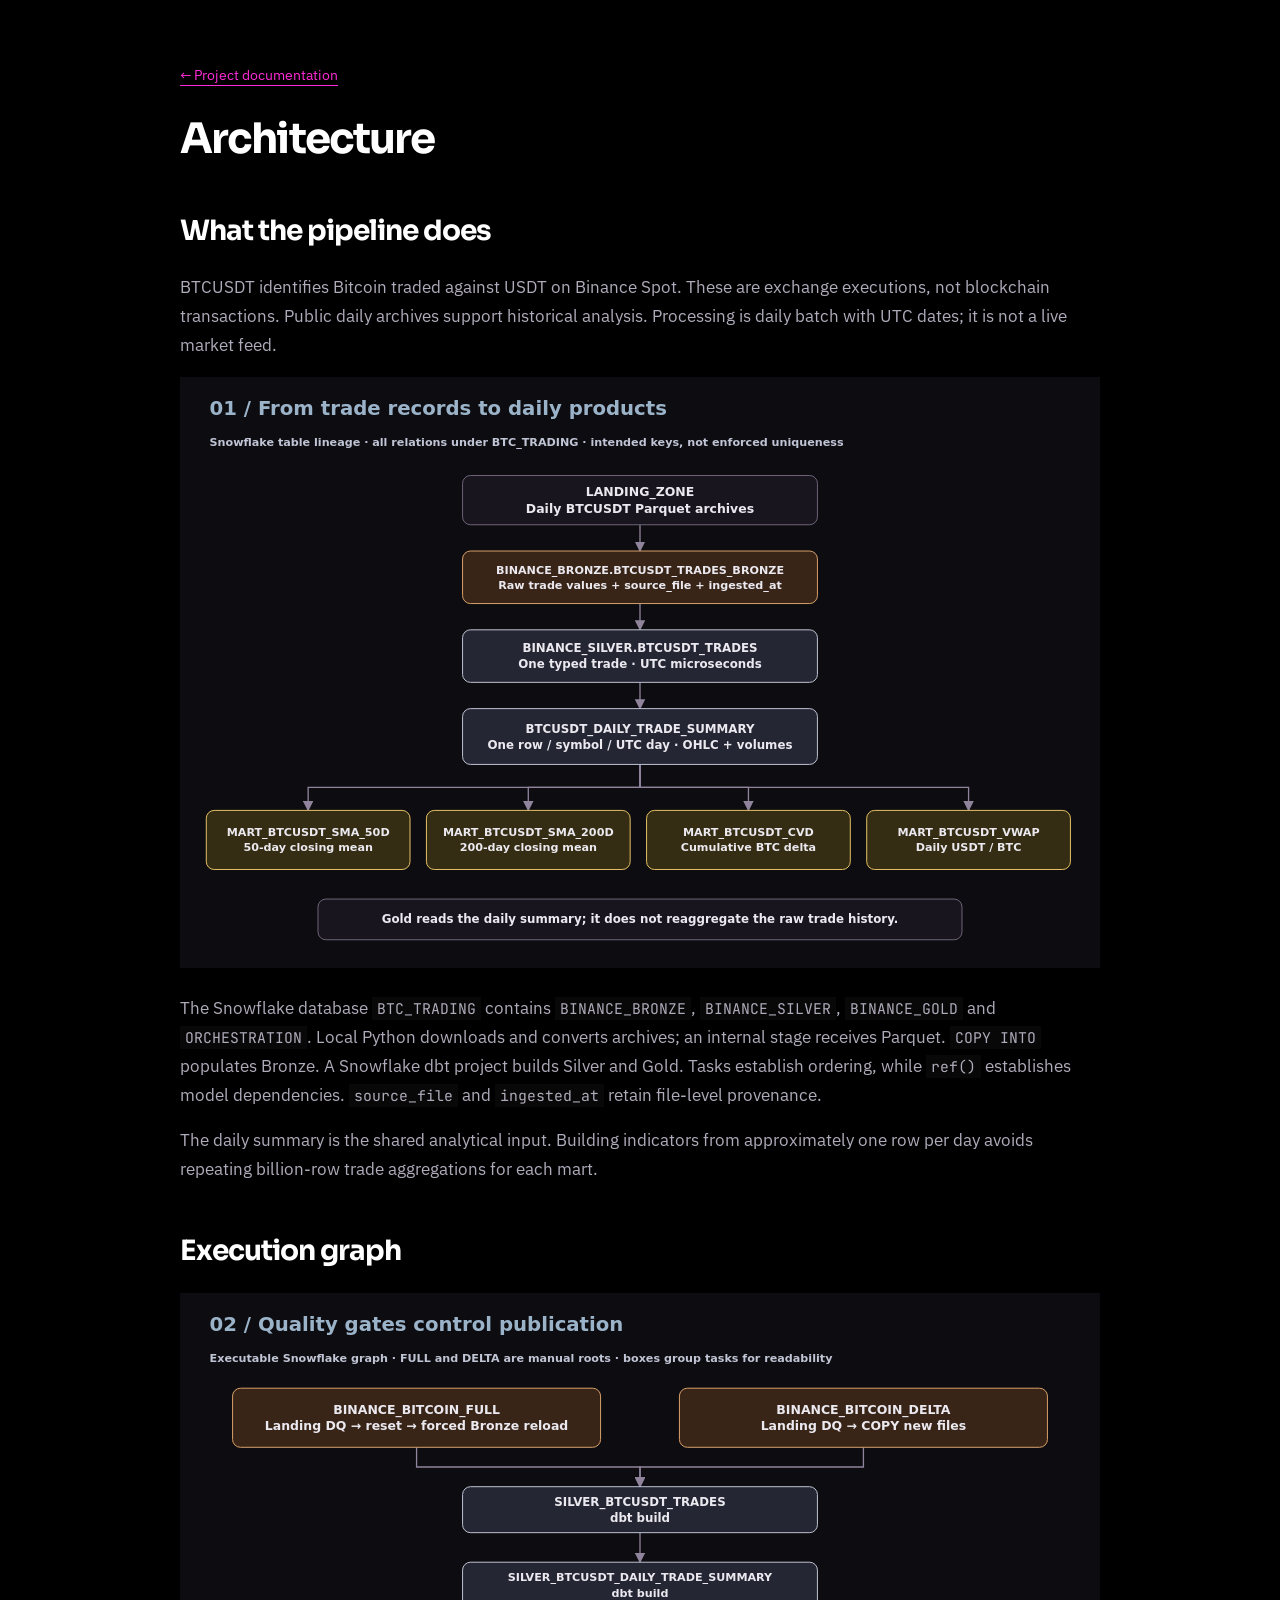
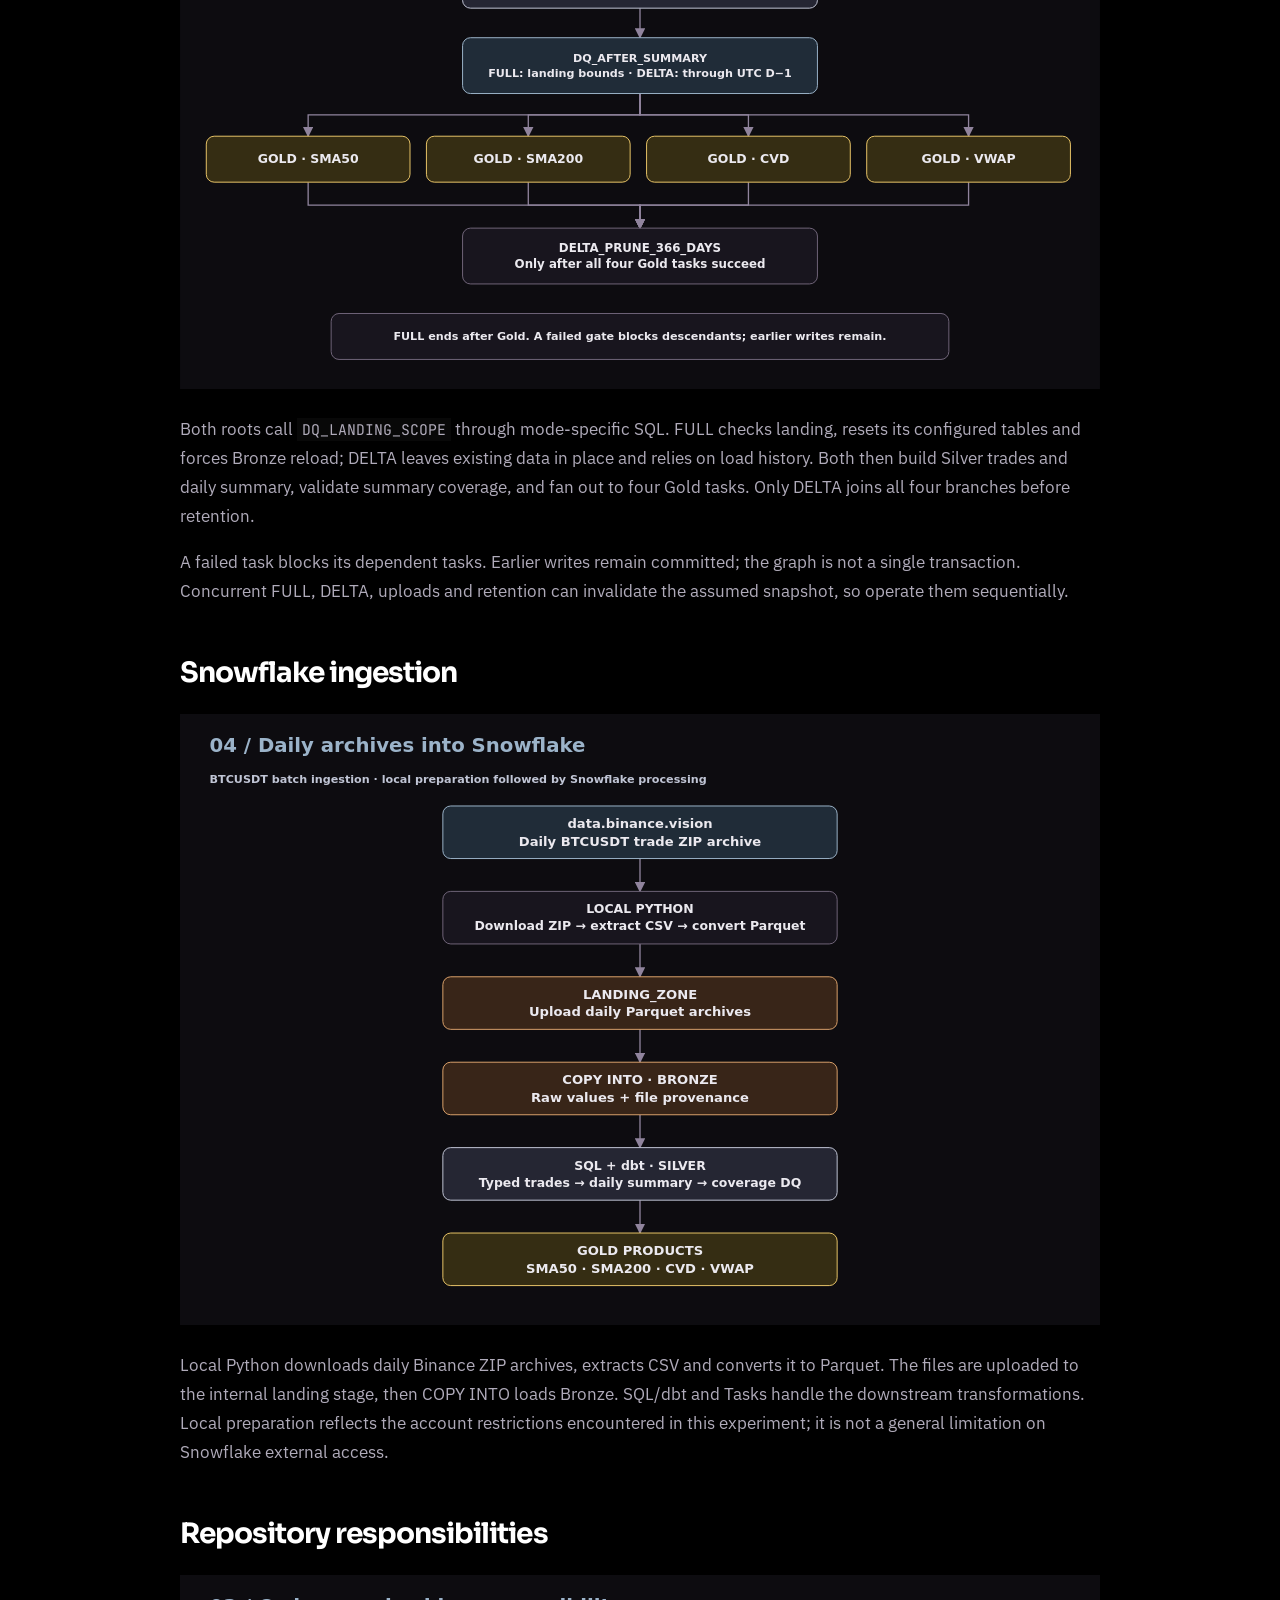
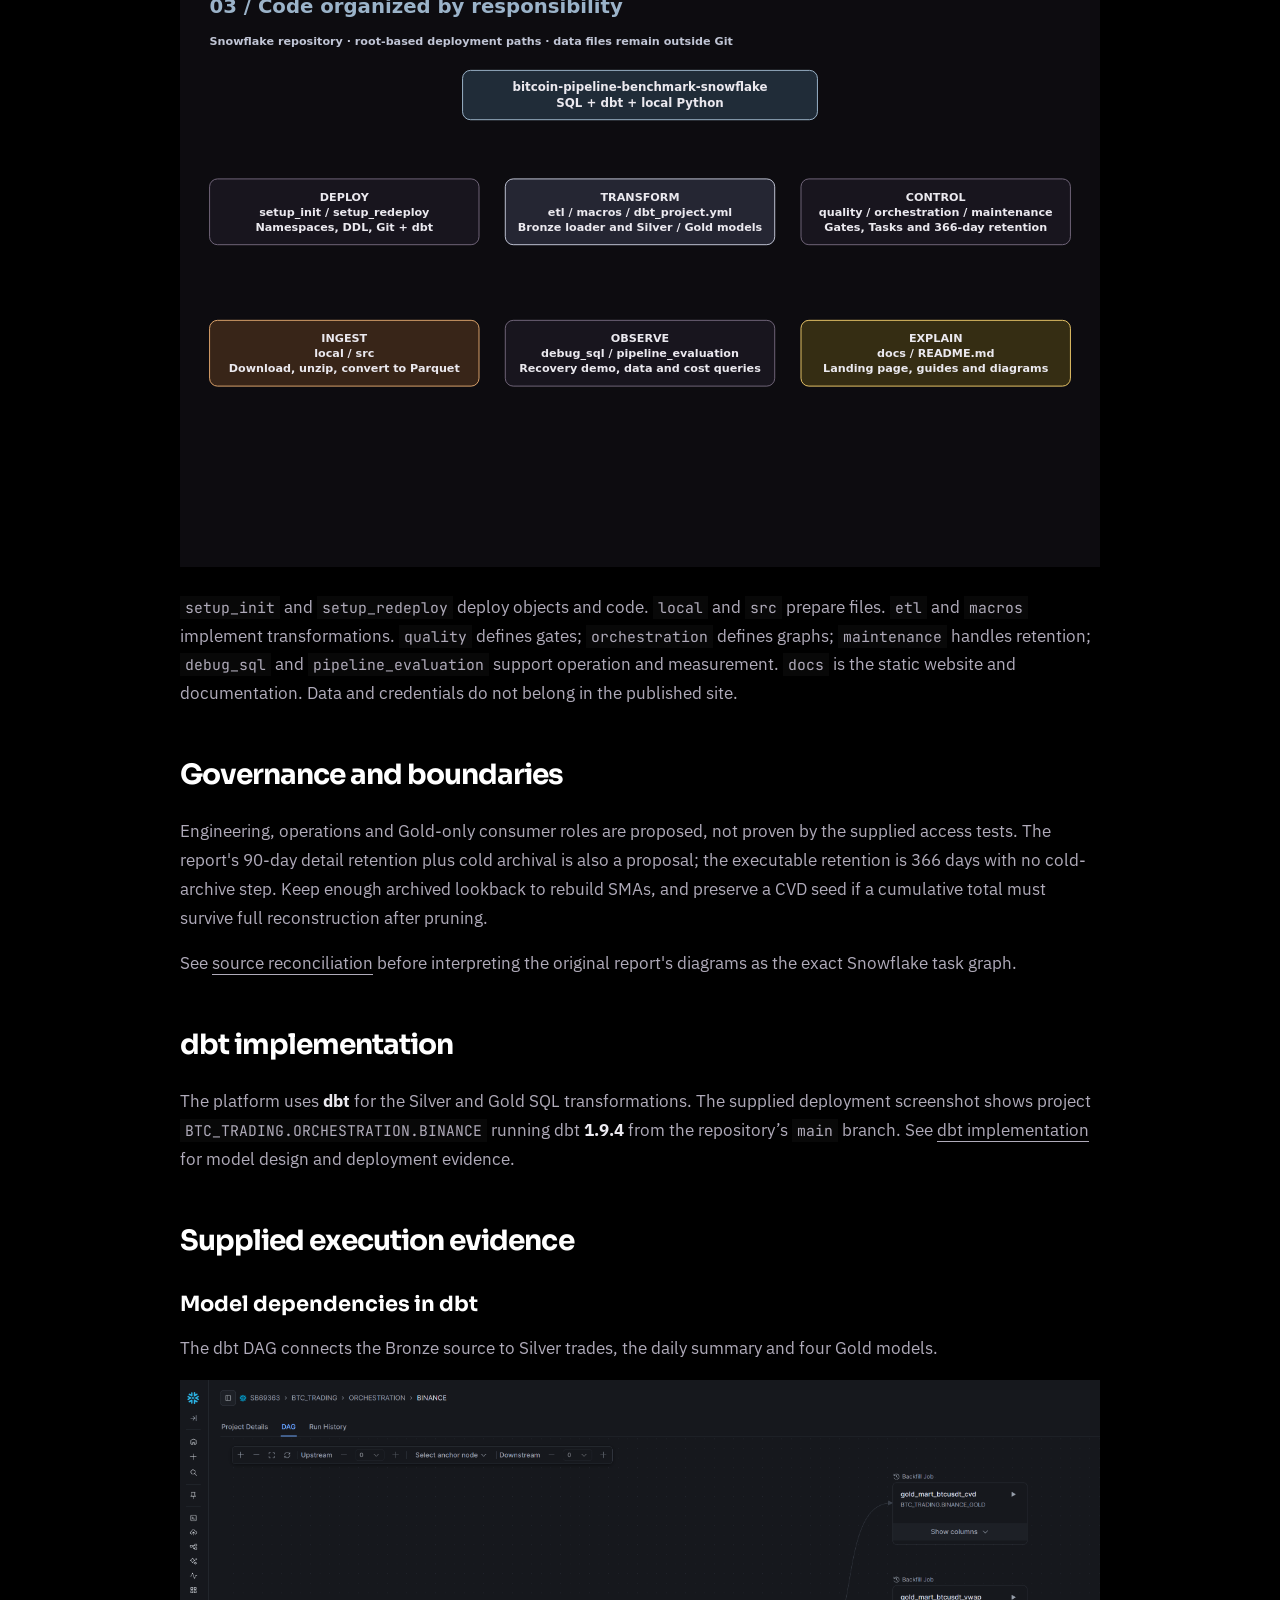
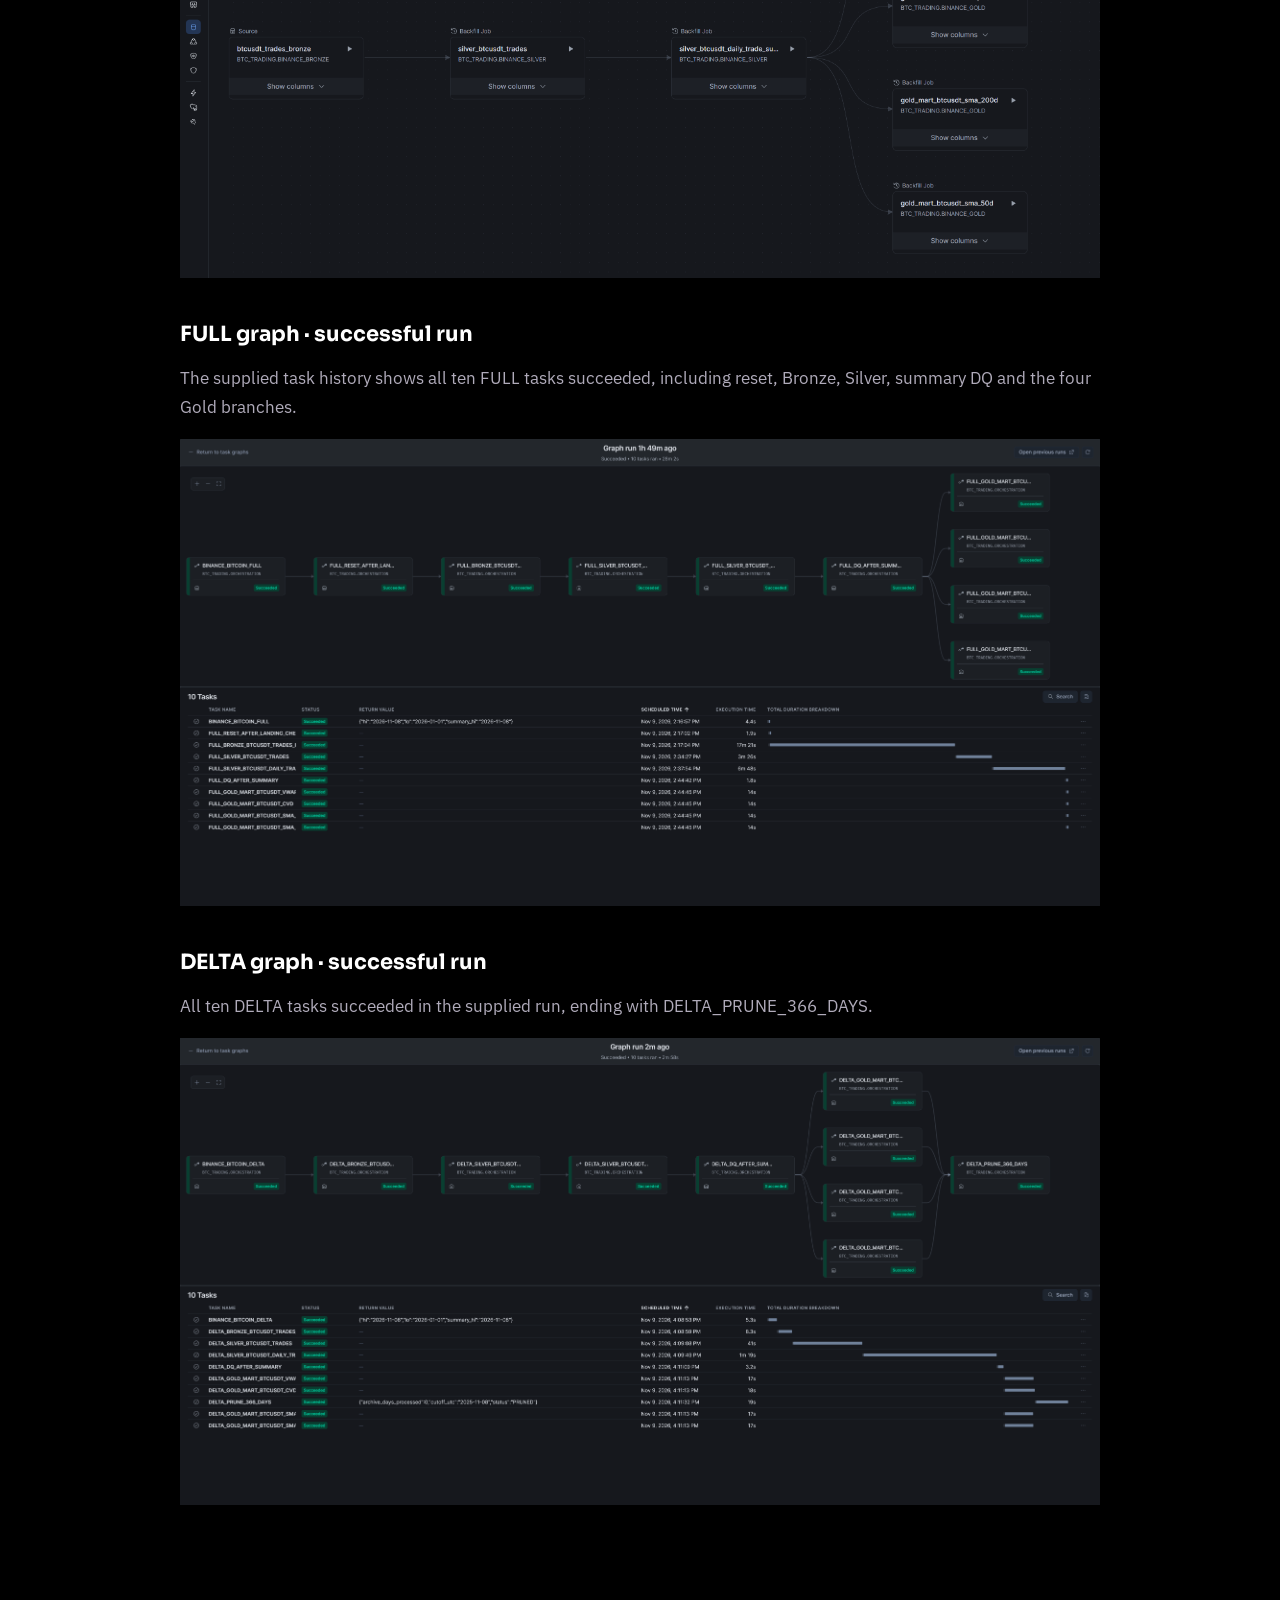
<file: docs/guides/architecture.html>
<!doctype html><html lang="en"><head><meta charset="utf-8"><meta name="viewport" content="width=device-width,initial-scale=1"><title>architecture | Snowflake BTCUSDT</title><link rel="stylesheet" href="../assets/site.css"></head><body><main class="wrap article"><a class="back" href="../../index.html#docs">← Project documentation</a><h1>Architecture</h1>
<h2>What the pipeline does</h2>
<p>BTCUSDT identifies Bitcoin traded against USDT on Binance Spot. These are exchange executions, not blockchain transactions. Public daily archives support historical analysis. Processing is daily batch with UTC dates; it is not a live market feed.</p>
<p><img alt="Table lineage" src="../assets/diagrams/01-lineage.svg" /></p>
<p>The Snowflake database <code>BTC_TRADING</code> contains <code>BINANCE_BRONZE</code>, <code>BINANCE_SILVER</code>, <code>BINANCE_GOLD</code> and <code>ORCHESTRATION</code>. Local Python downloads and converts archives; an internal stage receives Parquet. <code>COPY INTO</code> populates Bronze. A Snowflake dbt project builds Silver and Gold. Tasks establish ordering, while <code>ref()</code> establishes model dependencies. <code>source_file</code> and <code>ingested_at</code> retain file-level provenance.</p>
<p>The daily summary is the shared analytical input. Building indicators from approximately one row per day avoids repeating billion-row trade aggregations for each mart.</p>
<h2>Execution graph</h2>
<p><img alt="Task orchestration" src="../assets/diagrams/02-orchestration.svg" /></p>
<p>Both roots call <code>DQ_LANDING_SCOPE</code> through mode-specific SQL. FULL checks landing, resets its configured tables and forces Bronze reload; DELTA leaves existing data in place and relies on load history. Both then build Silver trades and daily summary, validate summary coverage, and fan out to four Gold tasks. Only DELTA joins all four branches before retention.</p>
<p>A failed task blocks its dependent tasks. Earlier writes remain committed; the graph is not a single transaction. Concurrent FULL, DELTA, uploads and retention can invalidate the assumed snapshot, so operate them sequentially.</p>
<h2>Snowflake ingestion</h2>
<p><img alt="Snowflake ingestion" src="../assets/diagrams/04-ingestion.svg" /></p>
<p>Local Python downloads daily Binance ZIP archives, extracts CSV and converts it to Parquet. The files are uploaded to the internal landing stage, then COPY INTO loads Bronze. SQL/dbt and Tasks handle the downstream transformations. Local preparation reflects the account restrictions encountered in this experiment; it is not a general limitation on Snowflake external access.</p>
<h2>Repository responsibilities</h2>
<p><img alt="Repository layout" src="../assets/diagrams/03-repository.svg" /></p>
<p><code>setup_init</code> and <code>setup_redeploy</code> deploy objects and code. <code>local</code> and <code>src</code> prepare files. <code>etl</code> and <code>macros</code> implement transformations. <code>quality</code> defines gates; <code>orchestration</code> defines graphs; <code>maintenance</code> handles retention; <code>debug_sql</code> and <code>pipeline_evaluation</code> support operation and measurement. <code>docs</code> is the static website and documentation. Data and credentials do not belong in the published site.</p>
<h2>Governance and boundaries</h2>
<p>Engineering, operations and Gold-only consumer roles are proposed, not proven by the supplied access tests. The report's 90-day detail retention plus cold archival is also a proposal; the executable retention is 366 days with no cold-archive step. Keep enough archived lookback to rebuild SMAs, and preserve a CVD seed if a cumulative total must survive full reconstruction after pruning.</p>
<p>See <a href="source_reconciliation.html">source reconciliation</a> before interpreting the original report's diagrams as the exact Snowflake task graph.</p>
<h2>dbt implementation</h2>
<p>The platform uses <strong>dbt</strong> for the Silver and Gold SQL transformations. The supplied deployment screenshot shows project <code>BTC_TRADING.ORCHESTRATION.BINANCE</code> running dbt <strong>1.9.4</strong> from the repository’s <code>main</code> branch. See <a href="dbt.html">dbt implementation</a> for model design and deployment evidence.</p>
<h2>Supplied execution evidence</h2>
<h3>Model dependencies in dbt</h3>
<p>The dbt DAG connects the Bronze source to Silver trades, the daily summary and four Gold models.</p>
<p><img alt="Model dependencies in dbt" src="../../img/snowflake-data-lineage.png" /></p>
<h3>FULL graph · successful run</h3>
<p>The supplied task history shows all ten FULL tasks succeeded, including reset, Bronze, Silver, summary DQ and the four Gold branches.</p>
<p><img alt="FULL graph · successful run" src="../../img/snowflake-full-pipeline.png" /></p>
<h3>DELTA graph · successful run</h3>
<p>All ten DELTA tasks succeeded in the supplied run, ending with DELTA_PRUNE_366_DAYS.</p>
<p><img alt="DELTA graph · successful run" src="../../img/snowflake-delta-pipeline.png" /></p></main></body></html>
</file>
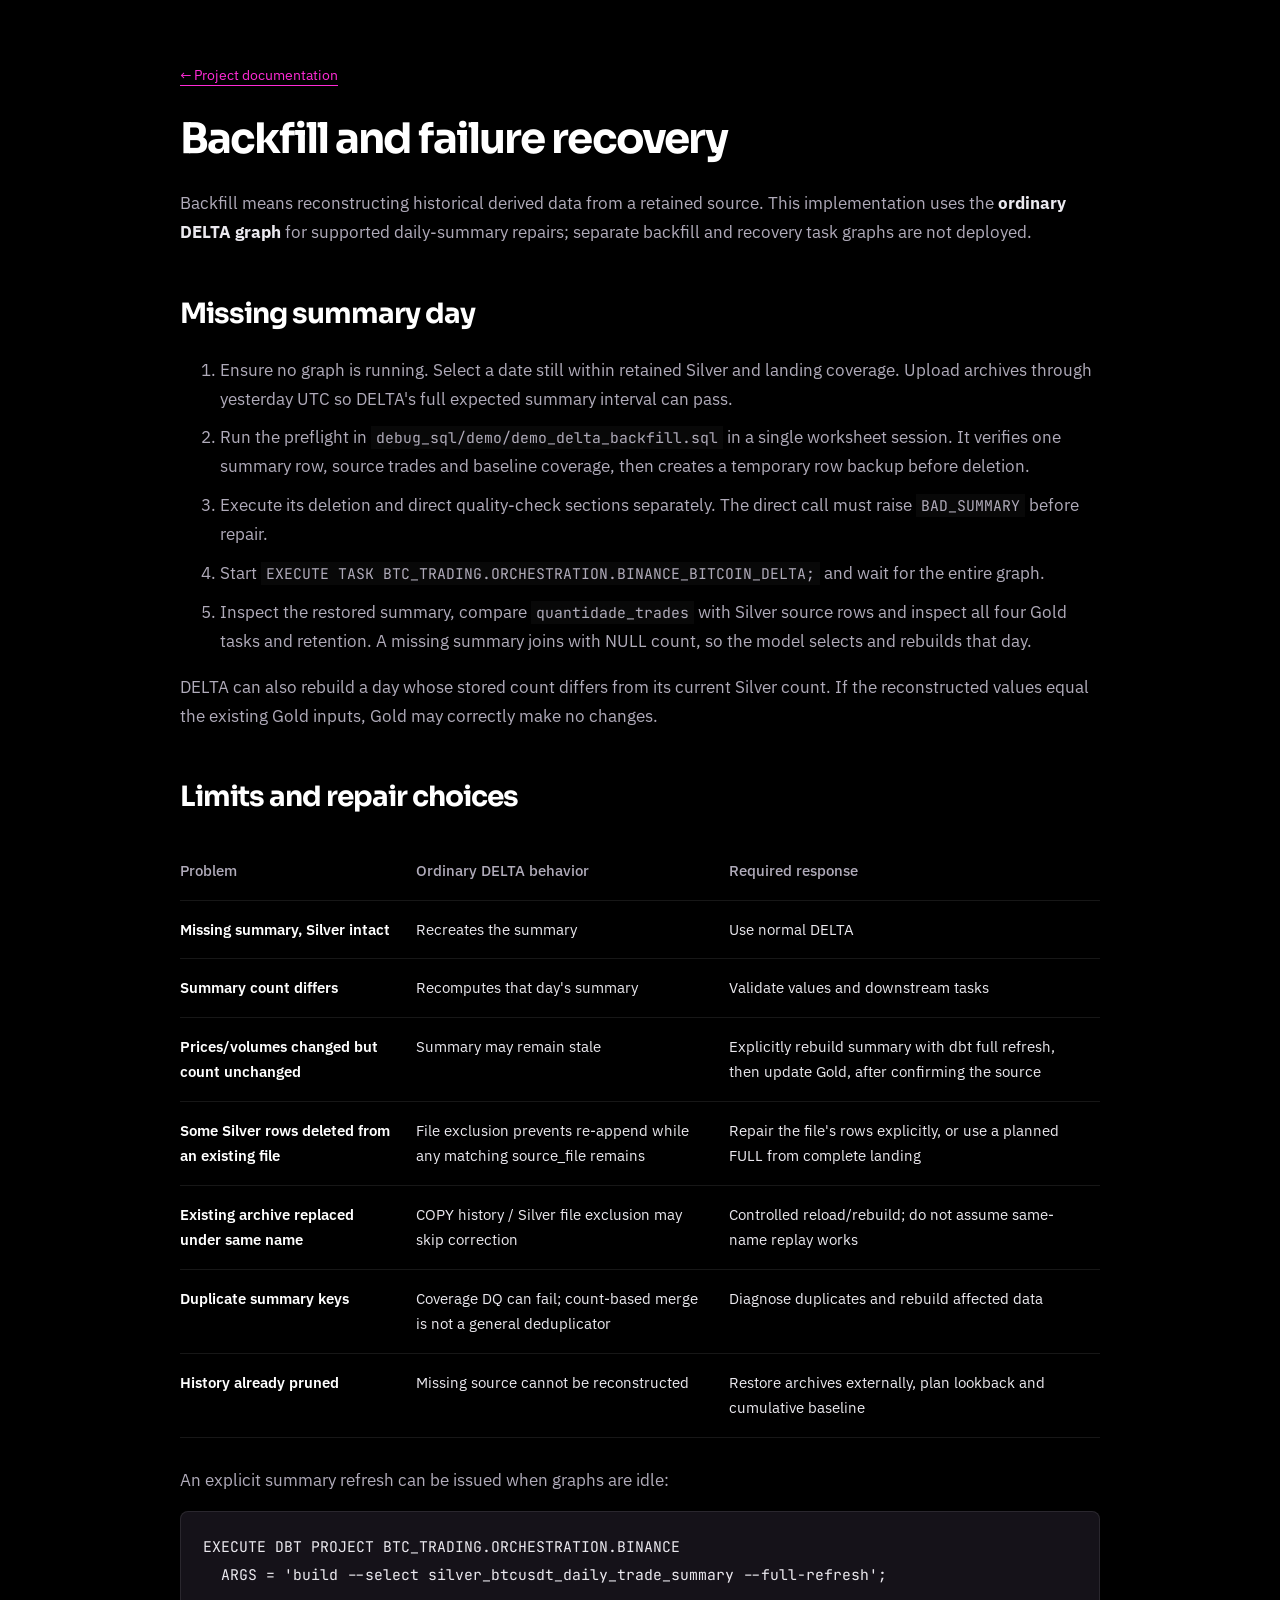
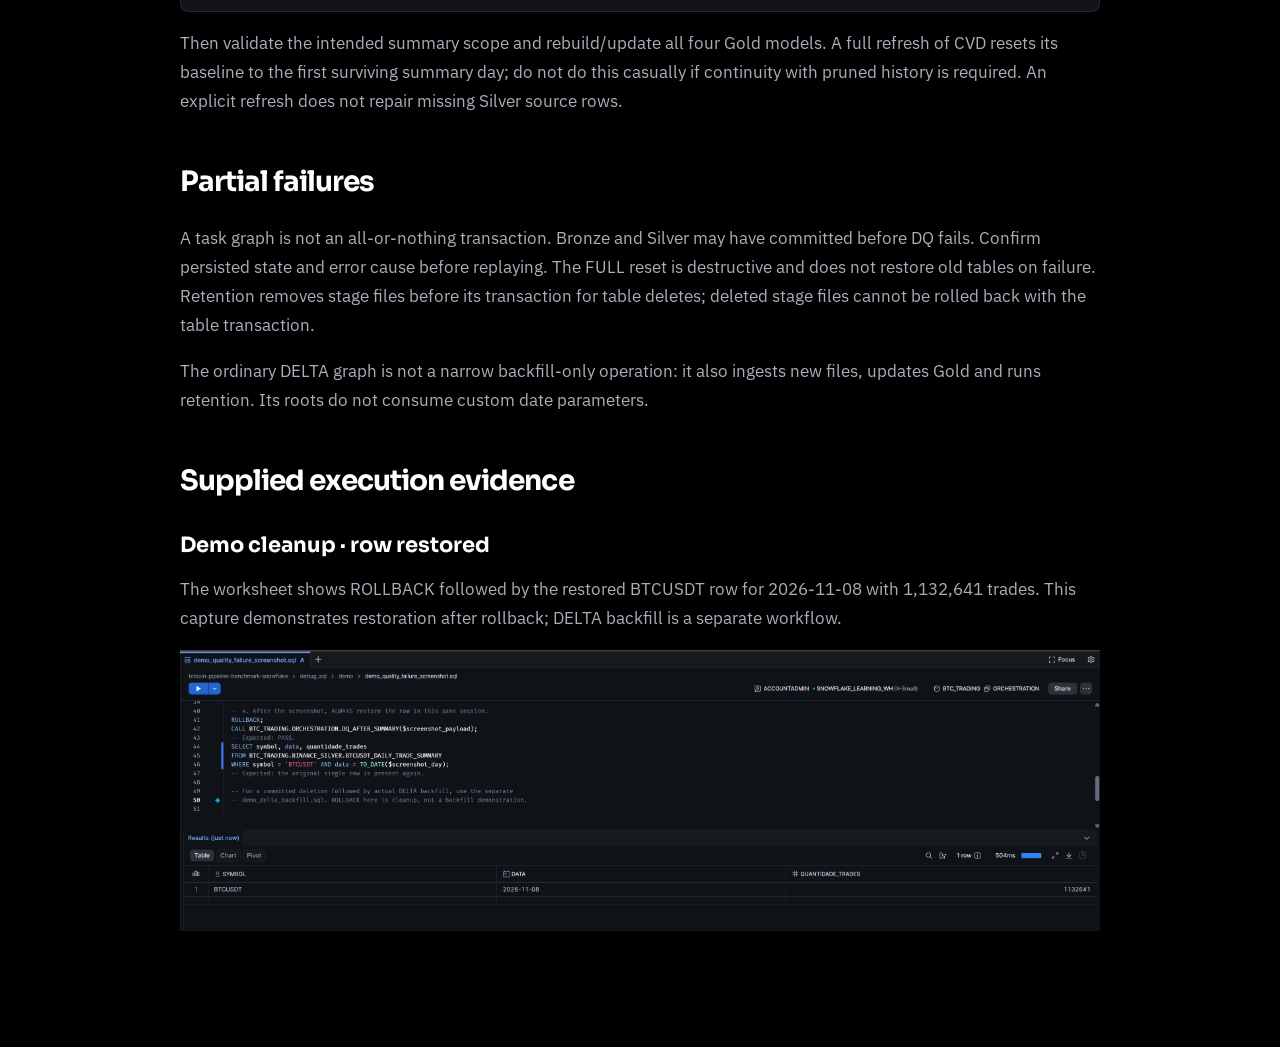
<file: docs/guides/backfill.html>
<!doctype html><html lang="en"><head><meta charset="utf-8"><meta name="viewport" content="width=device-width,initial-scale=1"><title>backfill | Snowflake BTCUSDT</title><link rel="stylesheet" href="../assets/site.css"></head><body><main class="wrap article"><a class="back" href="../../index.html#docs">← Project documentation</a><h1>Backfill and failure recovery</h1>
<p>Backfill means reconstructing historical derived data from a retained source. This implementation uses the <strong>ordinary DELTA graph</strong> for supported daily-summary repairs; separate backfill and recovery task graphs are not deployed.</p>
<h2>Missing summary day</h2>
<ol>
<li>Ensure no graph is running. Select a date still within retained Silver and landing coverage. Upload archives through yesterday UTC so DELTA's full expected summary interval can pass.</li>
<li>Run the preflight in <code>debug_sql/demo/demo_delta_backfill.sql</code> in a single worksheet session. It verifies one summary row, source trades and baseline coverage, then creates a temporary row backup before deletion.</li>
<li>Execute its deletion and direct quality-check sections separately. The direct call must raise <code>BAD_SUMMARY</code> before repair.</li>
<li>Start <code>EXECUTE TASK BTC_TRADING.ORCHESTRATION.BINANCE_BITCOIN_DELTA;</code> and wait for the entire graph.</li>
<li>Inspect the restored summary, compare <code>quantidade_trades</code> with Silver source rows and inspect all four Gold tasks and retention. A missing summary joins with NULL count, so the model selects and rebuilds that day.</li>
</ol>
<p>DELTA can also rebuild a day whose stored count differs from its current Silver count. If the reconstructed values equal the existing Gold inputs, Gold may correctly make no changes.</p>
<h2>Limits and repair choices</h2>
<table>
<thead>
<tr>
<th>Problem</th>
<th>Ordinary DELTA behavior</th>
<th>Required response</th>
</tr>
</thead>
<tbody>
<tr>
<td>Missing summary, Silver intact</td>
<td>Recreates the summary</td>
<td>Use normal DELTA</td>
</tr>
<tr>
<td>Summary count differs</td>
<td>Recomputes that day's summary</td>
<td>Validate values and downstream tasks</td>
</tr>
<tr>
<td>Prices/volumes changed but count unchanged</td>
<td>Summary may remain stale</td>
<td>Explicitly rebuild summary with dbt full refresh, then update Gold, after confirming the source</td>
</tr>
<tr>
<td>Some Silver rows deleted from an existing file</td>
<td>File exclusion prevents re-append while any matching source_file remains</td>
<td>Repair the file's rows explicitly, or use a planned FULL from complete landing</td>
</tr>
<tr>
<td>Existing archive replaced under same name</td>
<td>COPY history / Silver file exclusion may skip correction</td>
<td>Controlled reload/rebuild; do not assume same-name replay works</td>
</tr>
<tr>
<td>Duplicate summary keys</td>
<td>Coverage DQ can fail; count-based merge is not a general deduplicator</td>
<td>Diagnose duplicates and rebuild affected data</td>
</tr>
<tr>
<td>History already pruned</td>
<td>Missing source cannot be reconstructed</td>
<td>Restore archives externally, plan lookback and cumulative baseline</td>
</tr>
</tbody>
</table>
<p>An explicit summary refresh can be issued when graphs are idle:</p>
<pre><code class="language-sql">EXECUTE DBT PROJECT BTC_TRADING.ORCHESTRATION.BINANCE
  ARGS = 'build --select silver_btcusdt_daily_trade_summary --full-refresh';
</code></pre>
<p>Then validate the intended summary scope and rebuild/update all four Gold models. A full refresh of CVD resets its baseline to the first surviving summary day; do not do this casually if continuity with pruned history is required. An explicit refresh does not repair missing Silver source rows.</p>
<h2>Partial failures</h2>
<p>A task graph is not an all-or-nothing transaction. Bronze and Silver may have committed before DQ fails. Confirm persisted state and error cause before replaying. The FULL reset is destructive and does not restore old tables on failure. Retention removes stage files before its transaction for table deletes; deleted stage files cannot be rolled back with the table transaction.</p>
<p>The ordinary DELTA graph is not a narrow backfill-only operation: it also ingests new files, updates Gold and runs retention. Its roots do not consume custom date parameters.</p>
<h2>Supplied execution evidence</h2>
<h3>Demo cleanup · row restored</h3>
<p>The worksheet shows ROLLBACK followed by the restored BTCUSDT row for 2026-11-08 with 1,132,641 trades. This capture demonstrates restoration after rollback; DELTA backfill is a separate workflow.</p>
<p><img alt="Demo cleanup · row restored" src="../../img/snowflake-backfill-recovered.png" /></p></main></body></html>
</file>
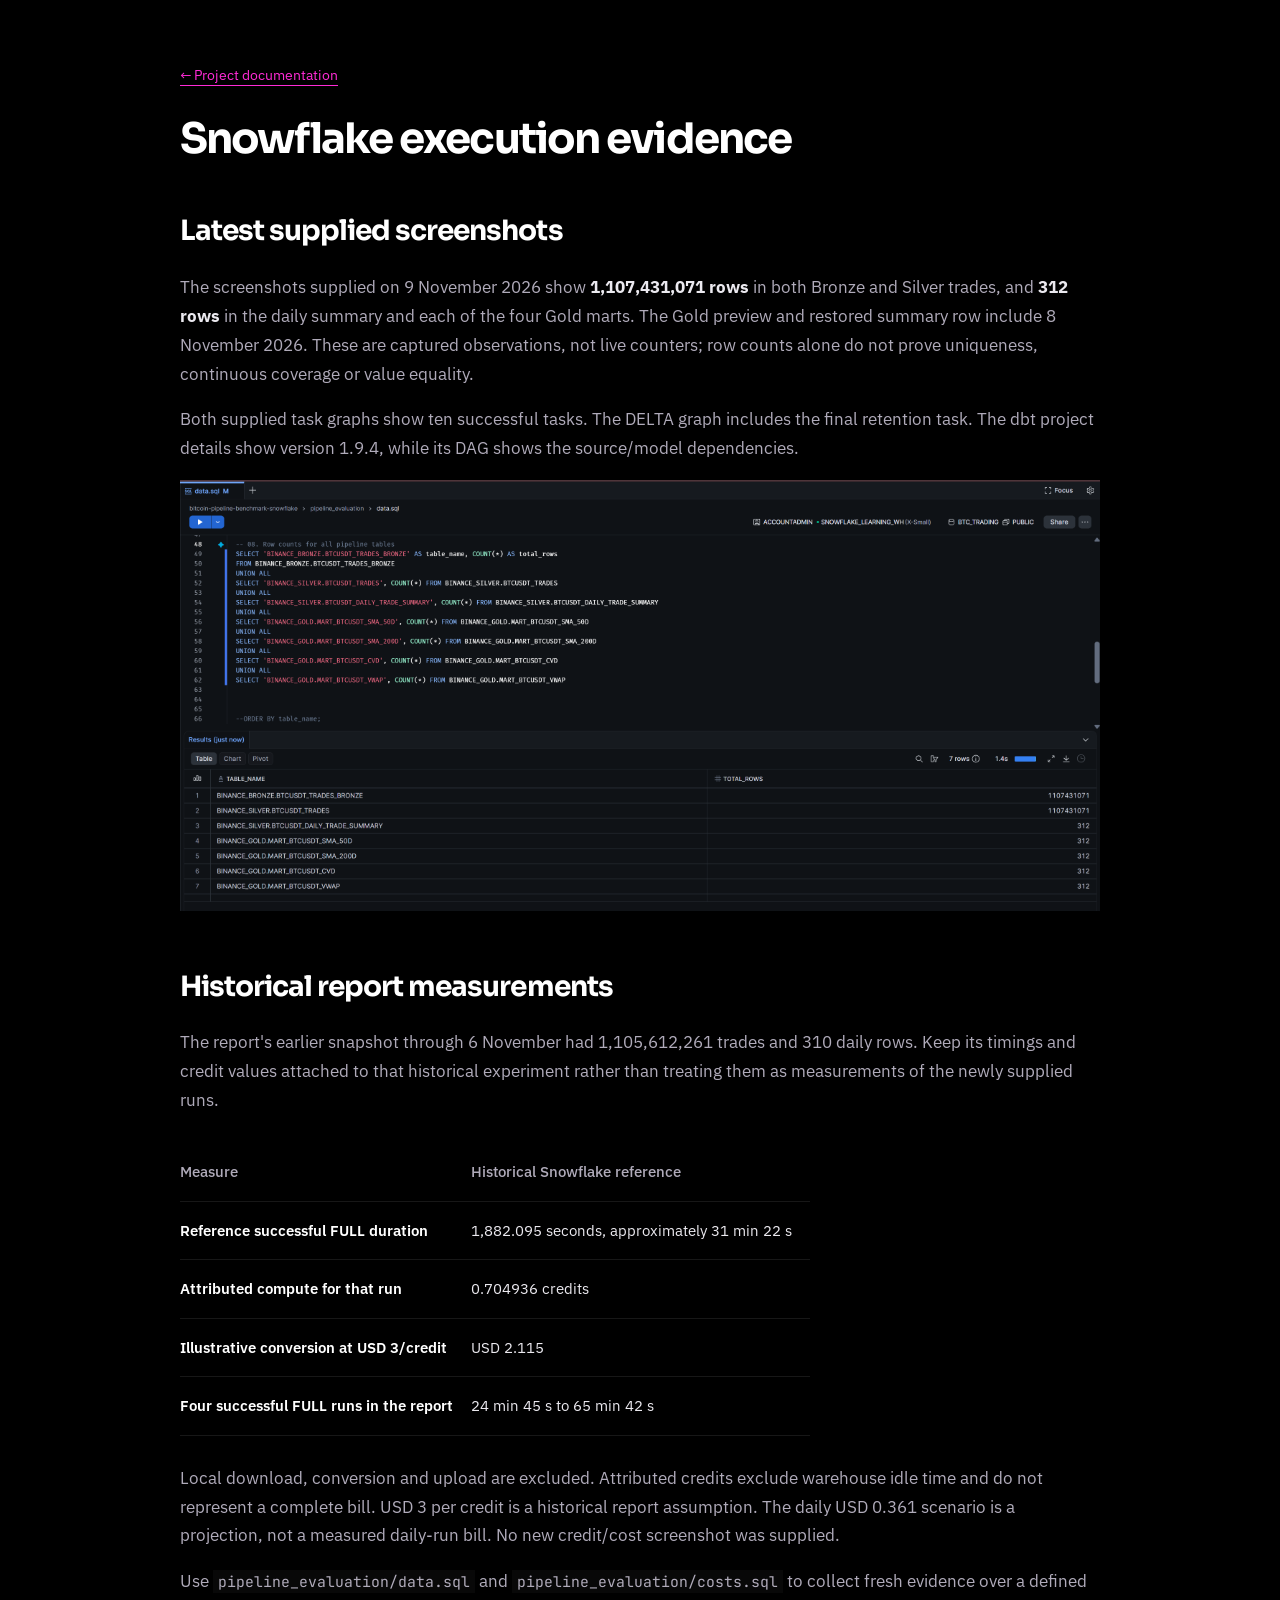
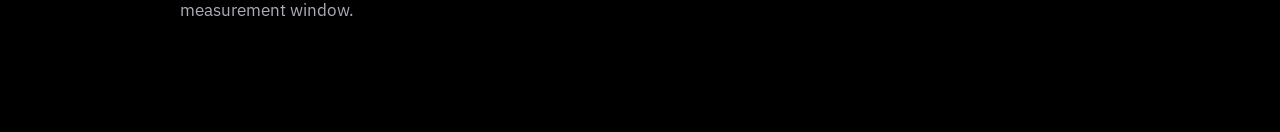
<file: docs/guides/benchmark.html>
<!doctype html><html lang="en"><head><meta charset="utf-8"><meta name="viewport" content="width=device-width,initial-scale=1"><title>benchmark | Snowflake BTCUSDT</title><link rel="stylesheet" href="../assets/site.css"></head><body><main class="wrap article"><a class="back" href="../../index.html#docs">← Project documentation</a><h1>Snowflake execution evidence</h1>
<h2>Latest supplied screenshots</h2>
<p>The screenshots supplied on 9 November 2026 show <strong>1,107,431,071 rows</strong> in both Bronze and Silver trades, and <strong>312 rows</strong> in the daily summary and each of the four Gold marts. The Gold preview and restored summary row include 8 November 2026. These are captured observations, not live counters; row counts alone do not prove uniqueness, continuous coverage or value equality.</p>
<p>Both supplied task graphs show ten successful tasks. The DELTA graph includes the final retention task. The dbt project details show version 1.9.4, while its DAG shows the source/model dependencies.</p>
<p><img alt="Observed counts" src="../../img/snowflake-count-rows.png" /></p>
<h2>Historical report measurements</h2>
<p>The report's earlier snapshot through 6 November had 1,105,612,261 trades and 310 daily rows. Keep its timings and credit values attached to that historical experiment rather than treating them as measurements of the newly supplied runs.</p>
<table>
<thead>
<tr>
<th>Measure</th>
<th>Historical Snowflake reference</th>
</tr>
</thead>
<tbody>
<tr>
<td>Reference successful FULL duration</td>
<td>1,882.095 seconds, approximately 31 min 22 s</td>
</tr>
<tr>
<td>Attributed compute for that run</td>
<td>0.704936 credits</td>
</tr>
<tr>
<td>Illustrative conversion at USD 3/credit</td>
<td>USD 2.115</td>
</tr>
<tr>
<td>Four successful FULL runs in the report</td>
<td>24 min 45 s to 65 min 42 s</td>
</tr>
</tbody>
</table>
<p>Local download, conversion and upload are excluded. Attributed credits exclude warehouse idle time and do not represent a complete bill. USD 3 per credit is a historical report assumption. The daily USD 0.361 scenario is a projection, not a measured daily-run bill. No new credit/cost screenshot was supplied.</p>
<p>Use <code>pipeline_evaluation/data.sql</code> and <code>pipeline_evaluation/costs.sql</code> to collect fresh evidence over a defined measurement window.</p></main></body></html>
</file>
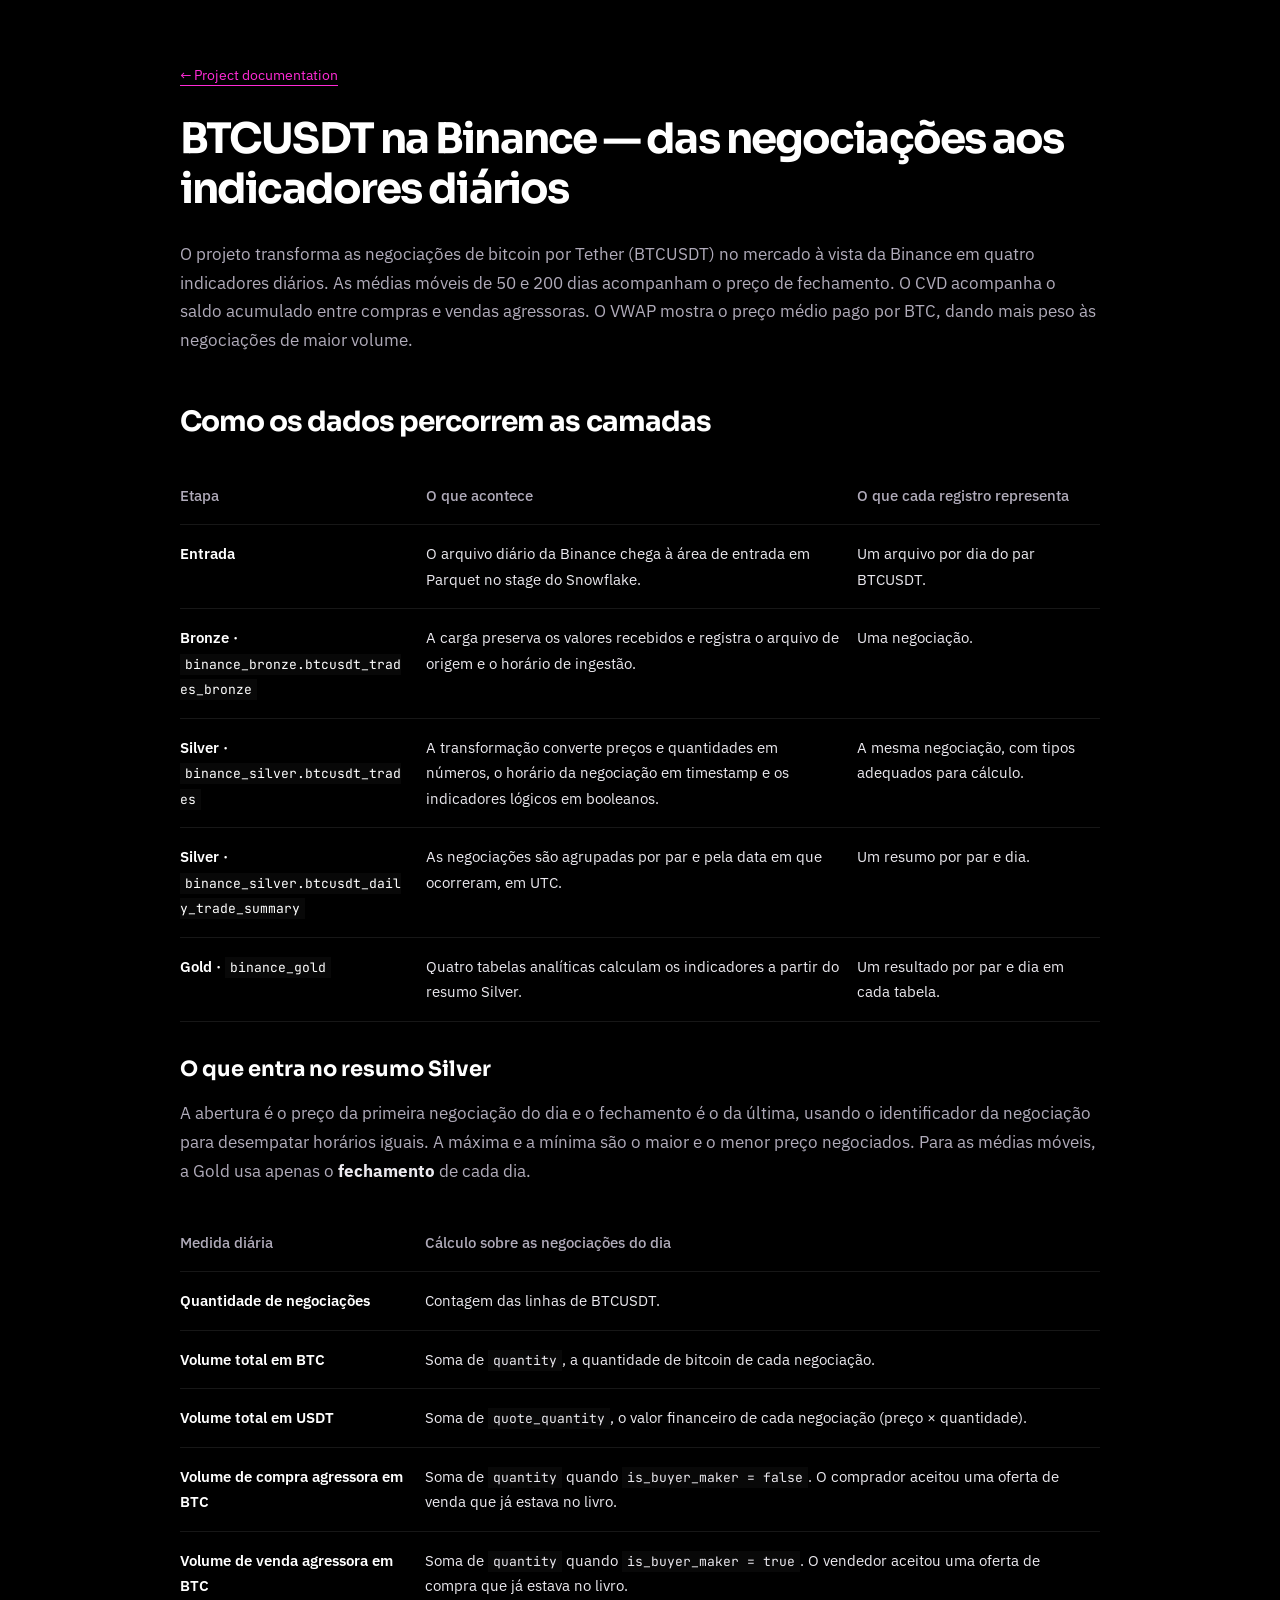
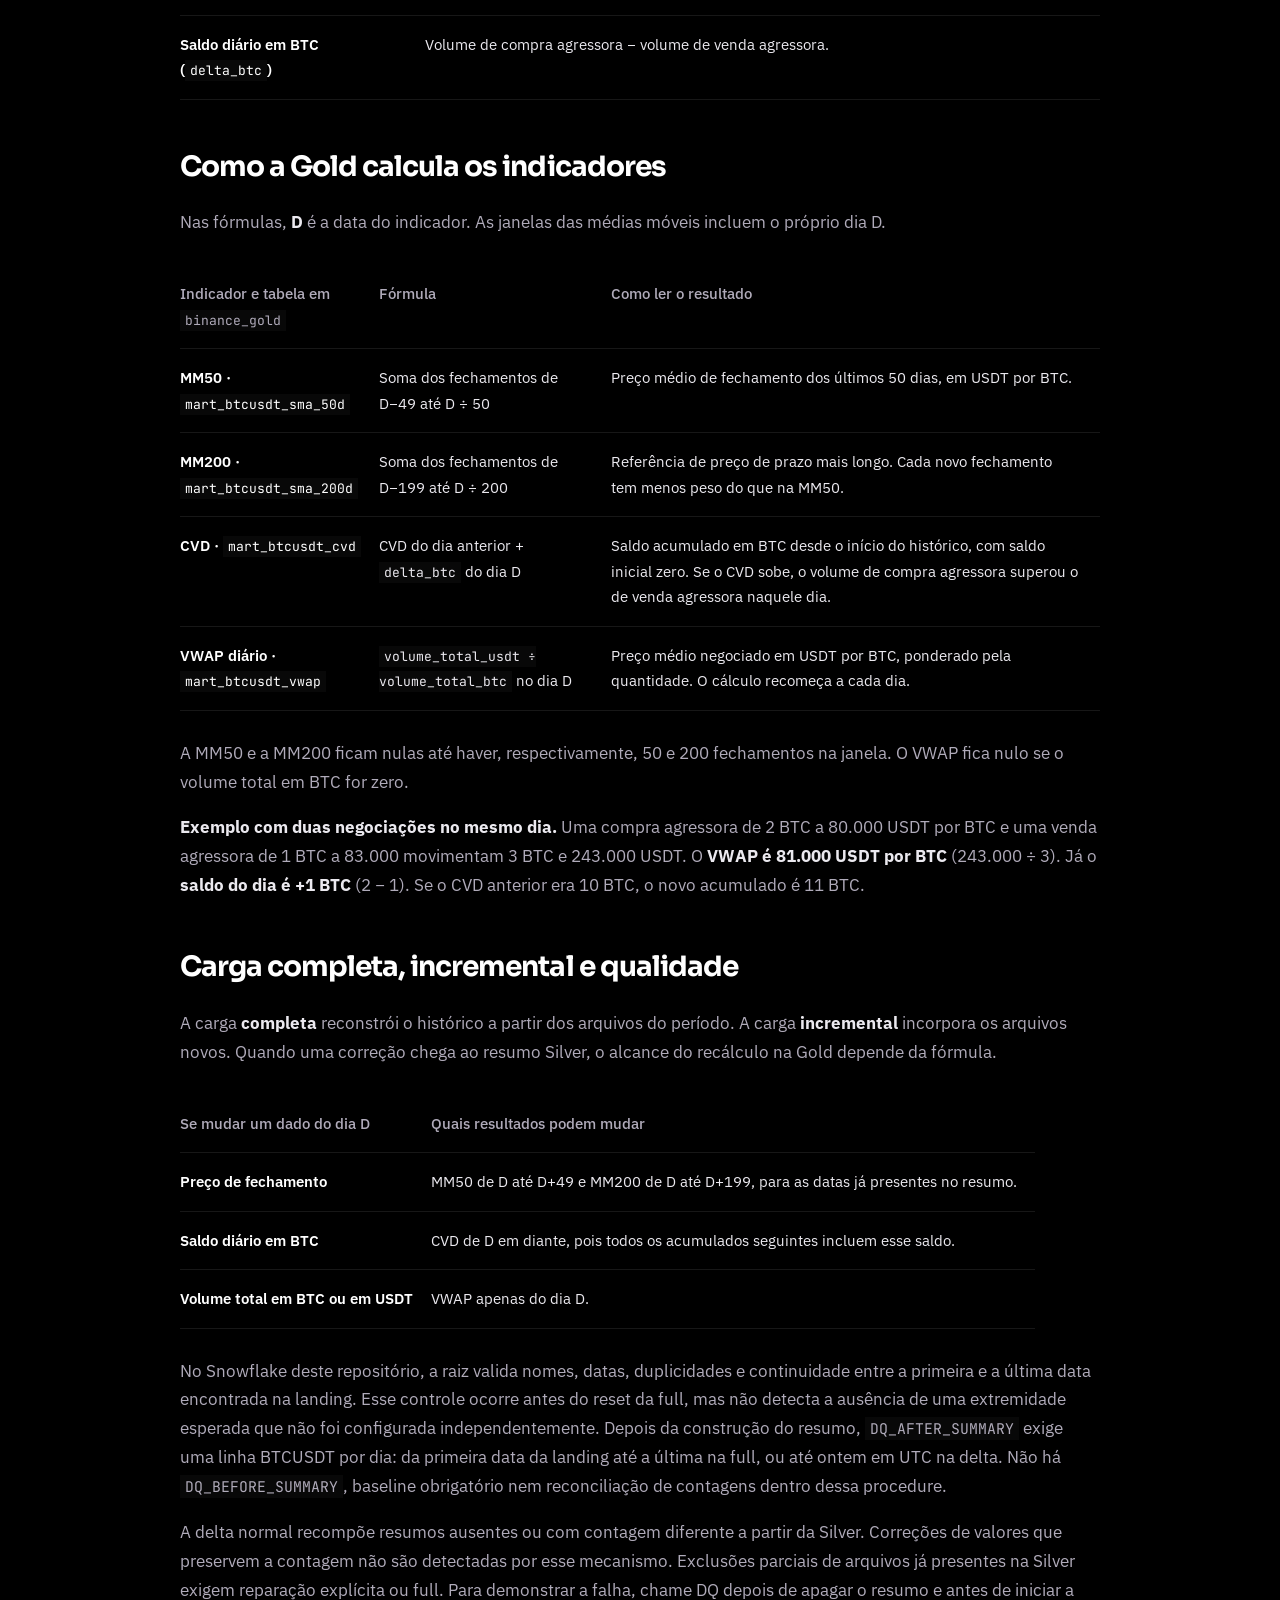
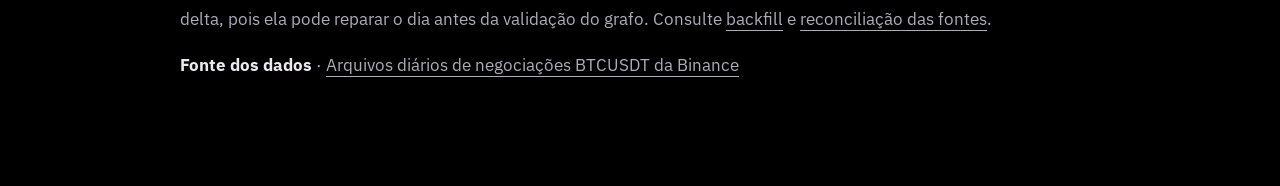
<file: docs/guides/business-pt.html>
<!doctype html><html lang="en"><head><meta charset="utf-8"><meta name="viewport" content="width=device-width,initial-scale=1"><title>business-pt | Snowflake BTCUSDT</title><link rel="stylesheet" href="../assets/site.css"></head><body><main class="wrap article"><a class="back" href="../../index.html#docs">← Project documentation</a><h1>BTCUSDT na Binance — das negociações aos indicadores diários</h1>
<p>O projeto transforma as negociações de bitcoin por Tether (BTCUSDT) no mercado à vista da Binance em quatro indicadores diários. As médias móveis de 50 e 200 dias acompanham o preço de fechamento. O CVD acompanha o saldo acumulado entre compras e vendas agressoras. O VWAP mostra o preço médio pago por BTC, dando mais peso às negociações de maior volume.</p>
<h2>Como os dados percorrem as camadas</h2>
<table>
<thead>
<tr>
<th>Etapa</th>
<th>O que acontece</th>
<th>O que cada registro representa</th>
</tr>
</thead>
<tbody>
<tr>
<td>Entrada</td>
<td>O arquivo diário da Binance chega à área de entrada em Parquet no stage do Snowflake.</td>
<td>Um arquivo por dia do par BTCUSDT.</td>
</tr>
<tr>
<td>Bronze · <code>binance_bronze.btcusdt_trades_bronze</code></td>
<td>A carga preserva os valores recebidos e registra o arquivo de origem e o horário de ingestão.</td>
<td>Uma negociação.</td>
</tr>
<tr>
<td>Silver · <code>binance_silver.btcusdt_trades</code></td>
<td>A transformação converte preços e quantidades em números, o horário da negociação em timestamp e os indicadores lógicos em booleanos.</td>
<td>A mesma negociação, com tipos adequados para cálculo.</td>
</tr>
<tr>
<td>Silver · <code>binance_silver.btcusdt_daily_trade_summary</code></td>
<td>As negociações são agrupadas por par e pela data em que ocorreram, em UTC.</td>
<td>Um resumo por par e dia.</td>
</tr>
<tr>
<td>Gold · <code>binance_gold</code></td>
<td>Quatro tabelas analíticas calculam os indicadores a partir do resumo Silver.</td>
<td>Um resultado por par e dia em cada tabela.</td>
</tr>
</tbody>
</table>
<h3>O que entra no resumo Silver</h3>
<p>A abertura é o preço da primeira negociação do dia e o fechamento é o da última, usando o identificador da negociação para desempatar horários iguais. A máxima e a mínima são o maior e o menor preço negociados. Para as médias móveis, a Gold usa apenas o <strong>fechamento</strong> de cada dia.</p>
<table>
<thead>
<tr>
<th>Medida diária</th>
<th>Cálculo sobre as negociações do dia</th>
</tr>
</thead>
<tbody>
<tr>
<td>Quantidade de negociações</td>
<td>Contagem das linhas de BTCUSDT.</td>
</tr>
<tr>
<td>Volume total em BTC</td>
<td>Soma de <code>quantity</code>, a quantidade de bitcoin de cada negociação.</td>
</tr>
<tr>
<td>Volume total em USDT</td>
<td>Soma de <code>quote_quantity</code>, o valor financeiro de cada negociação (preço × quantidade).</td>
</tr>
<tr>
<td>Volume de compra agressora em BTC</td>
<td>Soma de <code>quantity</code> quando <code>is_buyer_maker = false</code>. O comprador aceitou uma oferta de venda que já estava no livro.</td>
</tr>
<tr>
<td>Volume de venda agressora em BTC</td>
<td>Soma de <code>quantity</code> quando <code>is_buyer_maker = true</code>. O vendedor aceitou uma oferta de compra que já estava no livro.</td>
</tr>
<tr>
<td>Saldo diário em BTC (<code>delta_btc</code>)</td>
<td>Volume de compra agressora − volume de venda agressora.</td>
</tr>
</tbody>
</table>
<h2>Como a Gold calcula os indicadores</h2>
<p>Nas fórmulas, <strong>D</strong> é a data do indicador. As janelas das médias móveis incluem o próprio dia D.</p>
<table>
<thead>
<tr>
<th>Indicador e tabela em <code>binance_gold</code></th>
<th>Fórmula</th>
<th>Como ler o resultado</th>
</tr>
</thead>
<tbody>
<tr>
<td>MM50 · <code>mart_btcusdt_sma_50d</code></td>
<td>Soma dos fechamentos de D−49 até D ÷ 50</td>
<td>Preço médio de fechamento dos últimos 50 dias, em USDT por BTC.</td>
</tr>
<tr>
<td>MM200 · <code>mart_btcusdt_sma_200d</code></td>
<td>Soma dos fechamentos de D−199 até D ÷ 200</td>
<td>Referência de preço de prazo mais longo. Cada novo fechamento tem menos peso do que na MM50.</td>
</tr>
<tr>
<td>CVD · <code>mart_btcusdt_cvd</code></td>
<td>CVD do dia anterior + <code>delta_btc</code> do dia D</td>
<td>Saldo acumulado em BTC desde o início do histórico, com saldo inicial zero. Se o CVD sobe, o volume de compra agressora superou o de venda agressora naquele dia.</td>
</tr>
<tr>
<td>VWAP diário · <code>mart_btcusdt_vwap</code></td>
<td><code>volume_total_usdt ÷ volume_total_btc</code> no dia D</td>
<td>Preço médio negociado em USDT por BTC, ponderado pela quantidade. O cálculo recomeça a cada dia.</td>
</tr>
</tbody>
</table>
<p>A MM50 e a MM200 ficam nulas até haver, respectivamente, 50 e 200 fechamentos na janela. O VWAP fica nulo se o volume total em BTC for zero.</p>
<p><strong>Exemplo com duas negociações no mesmo dia.</strong> Uma compra agressora de 2 BTC a 80.000 USDT por BTC e uma venda agressora de 1 BTC a 83.000 movimentam 3 BTC e 243.000 USDT. O <strong>VWAP é 81.000 USDT por BTC</strong> (243.000 ÷ 3). Já o <strong>saldo do dia é +1 BTC</strong> (2 − 1). Se o CVD anterior era 10 BTC, o novo acumulado é 11 BTC.</p>
<h2>Carga completa, incremental e qualidade</h2>
<p>A carga <strong>completa</strong> reconstrói o histórico a partir dos arquivos do período. A carga <strong>incremental</strong> incorpora os arquivos novos. Quando uma correção chega ao resumo Silver, o alcance do recálculo na Gold depende da fórmula.</p>
<table>
<thead>
<tr>
<th>Se mudar um dado do dia D</th>
<th>Quais resultados podem mudar</th>
</tr>
</thead>
<tbody>
<tr>
<td>Preço de fechamento</td>
<td>MM50 de D até D+49 e MM200 de D até D+199, para as datas já presentes no resumo.</td>
</tr>
<tr>
<td>Saldo diário em BTC</td>
<td>CVD de D em diante, pois todos os acumulados seguintes incluem esse saldo.</td>
</tr>
<tr>
<td>Volume total em BTC ou em USDT</td>
<td>VWAP apenas do dia D.</td>
</tr>
</tbody>
</table>
<p>No Snowflake deste repositório, a raiz valida nomes, datas, duplicidades e continuidade entre a primeira e a última data encontrada na landing. Esse controle ocorre antes do reset da full, mas não detecta a ausência de uma extremidade esperada que não foi configurada independentemente. Depois da construção do resumo, <code>DQ_AFTER_SUMMARY</code> exige uma linha BTCUSDT por dia: da primeira data da landing até a última na full, ou até ontem em UTC na delta. Não há <code>DQ_BEFORE_SUMMARY</code>, baseline obrigatório nem reconciliação de contagens dentro dessa procedure.</p>
<p>A delta normal recompõe resumos ausentes ou com contagem diferente a partir da Silver. Correções de valores que preservem a contagem não são detectadas por esse mecanismo. Exclusões parciais de arquivos já presentes na Silver exigem reparação explícita ou full. Para demonstrar a falha, chame DQ depois de apagar o resumo e antes de iniciar a delta, pois ela pode reparar o dia antes da validação do grafo. Consulte <a href="backfill.html">backfill</a> e <a href="source_reconciliation.html">reconciliação das fontes</a>.</p>
<p><strong>Fonte dos dados</strong> · <a href="https://data.binance.vision/?prefix=data/spot/daily/trades/BTCUSDT/">Arquivos diários de negociações BTCUSDT da Binance</a></p></main></body></html>
</file>
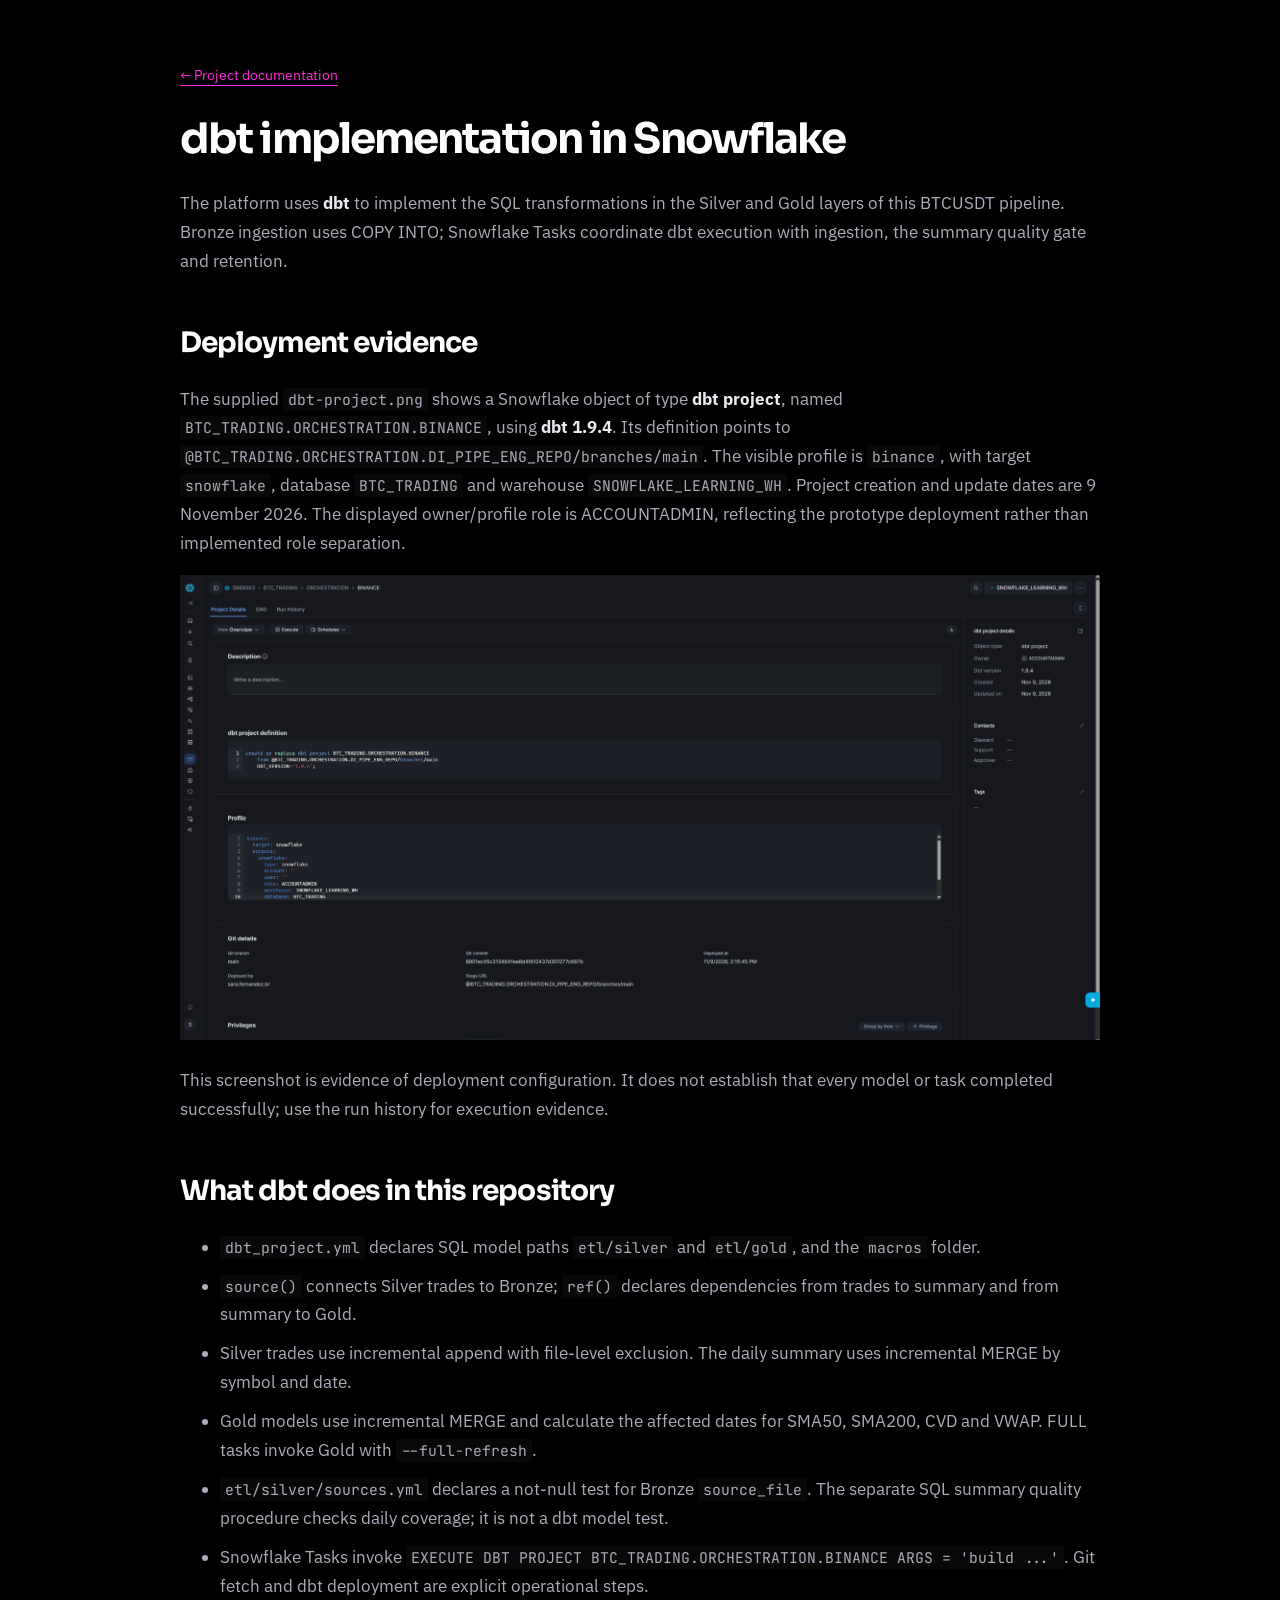
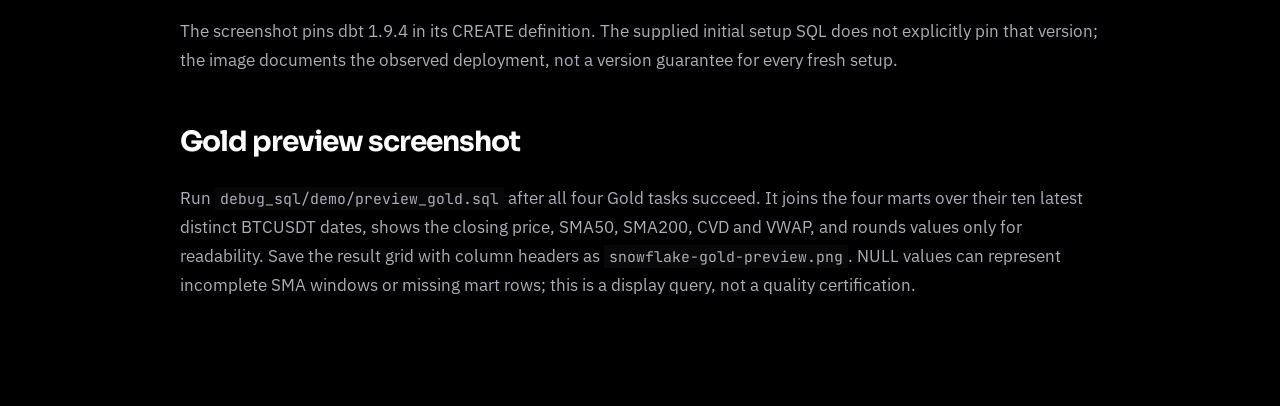
<file: docs/guides/dbt.html>
<!doctype html><html lang="en"><head><meta charset="utf-8"><meta name="viewport" content="width=device-width,initial-scale=1"><title>dbt | Snowflake BTCUSDT</title><link rel="stylesheet" href="../assets/site.css"></head><body><main class="wrap article"><a class="back" href="../../index.html#docs">← Project documentation</a><h1>dbt implementation in Snowflake</h1>
<p>The platform uses <strong>dbt</strong> to implement the SQL transformations in the Silver and Gold layers of this BTCUSDT pipeline. Bronze ingestion uses COPY INTO; Snowflake Tasks coordinate dbt execution with ingestion, the summary quality gate and retention.</p>
<h2>Deployment evidence</h2>
<p>The supplied <code>dbt-project.png</code> shows a Snowflake object of type <strong>dbt project</strong>, named <code>BTC_TRADING.ORCHESTRATION.BINANCE</code>, using <strong>dbt 1.9.4</strong>. Its definition points to <code>@BTC_TRADING.ORCHESTRATION.DI_PIPE_ENG_REPO/branches/main</code>. The visible profile is <code>binance</code>, with target <code>snowflake</code>, database <code>BTC_TRADING</code> and warehouse <code>SNOWFLAKE_LEARNING_WH</code>. Project creation and update dates are 9 November 2026. The displayed owner/profile role is ACCOUNTADMIN, reflecting the prototype deployment rather than implemented role separation.</p>
<p><img alt="dbt project deployed in Snowflake" src="../../img/dbt-project.png" /></p>
<p>This screenshot is evidence of deployment configuration. It does not establish that every model or task completed successfully; use the run history for execution evidence.</p>
<h2>What dbt does in this repository</h2>
<ul>
<li><code>dbt_project.yml</code> declares SQL model paths <code>etl/silver</code> and <code>etl/gold</code>, and the <code>macros</code> folder.</li>
<li><code>source()</code> connects Silver trades to Bronze; <code>ref()</code> declares dependencies from trades to summary and from summary to Gold.</li>
<li>Silver trades use incremental append with file-level exclusion. The daily summary uses incremental MERGE by symbol and date.</li>
<li>Gold models use incremental MERGE and calculate the affected dates for SMA50, SMA200, CVD and VWAP. FULL tasks invoke Gold with <code>--full-refresh</code>.</li>
<li><code>etl/silver/sources.yml</code> declares a not-null test for Bronze <code>source_file</code>. The separate SQL summary quality procedure checks daily coverage; it is not a dbt model test.</li>
<li>Snowflake Tasks invoke <code>EXECUTE DBT PROJECT BTC_TRADING.ORCHESTRATION.BINANCE ARGS = 'build ...'</code>. Git fetch and dbt deployment are explicit operational steps.</li>
</ul>
<p>The screenshot pins dbt 1.9.4 in its CREATE definition. The supplied initial setup SQL does not explicitly pin that version; the image documents the observed deployment, not a version guarantee for every fresh setup.</p>
<h2>Gold preview screenshot</h2>
<p>Run <code>debug_sql/demo/preview_gold.sql</code> after all four Gold tasks succeed. It joins the four marts over their ten latest distinct BTCUSDT dates, shows the closing price, SMA50, SMA200, CVD and VWAP, and rounds values only for readability. Save the result grid with column headers as <code>snowflake-gold-preview.png</code>. NULL values can represent incomplete SMA windows or missing mart rows; this is a display query, not a quality certification.</p></main></body></html>
</file>
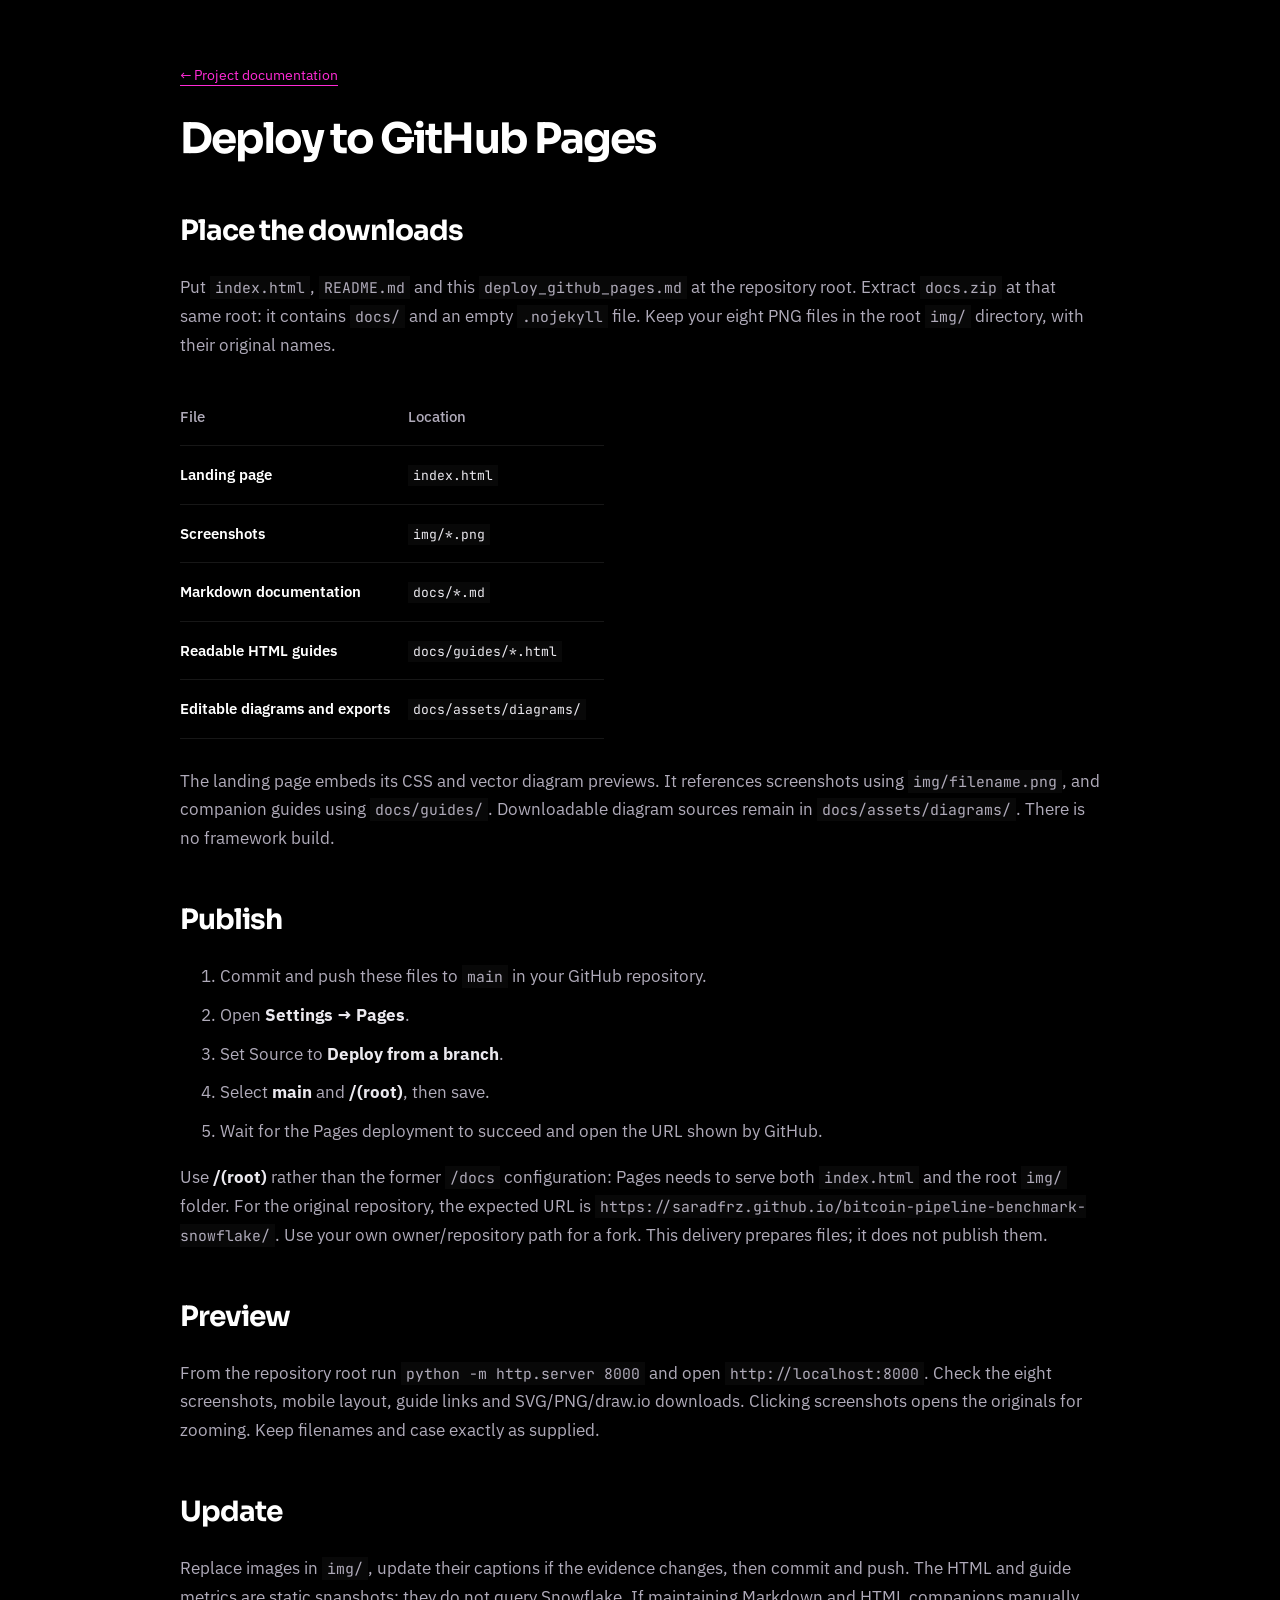
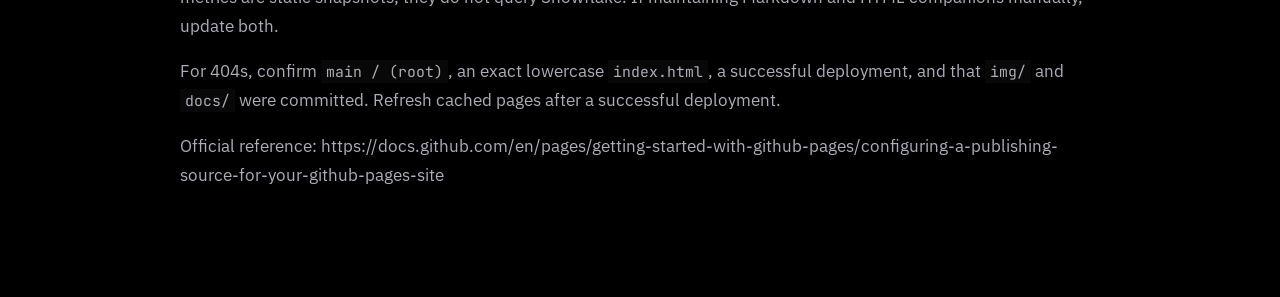
<file: docs/guides/deploy.html>
<!doctype html><html lang="en"><head><meta charset="utf-8"><meta name="viewport" content="width=device-width,initial-scale=1"><title>deploy | Snowflake BTCUSDT</title><link rel="stylesheet" href="../assets/site.css"></head><body><main class="wrap article"><a class="back" href="../../index.html#docs">← Project documentation</a><h1>Deploy to GitHub Pages</h1>
<h2>Place the downloads</h2>
<p>Put <code>index.html</code>, <code>README.md</code> and this <code>deploy_github_pages.md</code> at the repository root. Extract <code>docs.zip</code> at that same root: it contains <code>docs/</code> and an empty <code>.nojekyll</code> file. Keep your eight PNG files in the root <code>img/</code> directory, with their original names.</p>
<table>
<thead>
<tr>
<th>File</th>
<th>Location</th>
</tr>
</thead>
<tbody>
<tr>
<td>Landing page</td>
<td><code>index.html</code></td>
</tr>
<tr>
<td>Screenshots</td>
<td><code>img/*.png</code></td>
</tr>
<tr>
<td>Markdown documentation</td>
<td><code>docs/*.md</code></td>
</tr>
<tr>
<td>Readable HTML guides</td>
<td><code>docs/guides/*.html</code></td>
</tr>
<tr>
<td>Editable diagrams and exports</td>
<td><code>docs/assets/diagrams/</code></td>
</tr>
</tbody>
</table>
<p>The landing page embeds its CSS and vector diagram previews. It references screenshots using <code>img/filename.png</code>, and companion guides using <code>docs/guides/</code>. Downloadable diagram sources remain in <code>docs/assets/diagrams/</code>. There is no framework build.</p>
<h2>Publish</h2>
<ol>
<li>Commit and push these files to <code>main</code> in your GitHub repository.</li>
<li>Open <strong>Settings → Pages</strong>.</li>
<li>Set Source to <strong>Deploy from a branch</strong>.</li>
<li>Select <strong>main</strong> and <strong>/(root)</strong>, then save.</li>
<li>Wait for the Pages deployment to succeed and open the URL shown by GitHub.</li>
</ol>
<p>Use <strong>/(root)</strong> rather than the former <code>/docs</code> configuration: Pages needs to serve both <code>index.html</code> and the root <code>img/</code> folder. For the original repository, the expected URL is <code>https://saradfrz.github.io/bitcoin-pipeline-benchmark-snowflake/</code>. Use your own owner/repository path for a fork. This delivery prepares files; it does not publish them.</p>
<h2>Preview</h2>
<p>From the repository root run <code>python -m http.server 8000</code> and open <code>http://localhost:8000</code>. Check the eight screenshots, mobile layout, guide links and SVG/PNG/draw.io downloads. Clicking screenshots opens the originals for zooming. Keep filenames and case exactly as supplied.</p>
<h2>Update</h2>
<p>Replace images in <code>img/</code>, update their captions if the evidence changes, then commit and push. The HTML and guide metrics are static snapshots; they do not query Snowflake. If maintaining Markdown and HTML companions manually, update both.</p>
<p>For 404s, confirm <code>main / (root)</code>, an exact lowercase <code>index.html</code>, a successful deployment, and that <code>img/</code> and <code>docs/</code> were committed. Refresh cached pages after a successful deployment.</p>
<p>Official reference: https://docs.github.com/en/pages/getting-started-with-github-pages/configuring-a-publishing-source-for-your-github-pages-site</p></main></body></html>
</file>
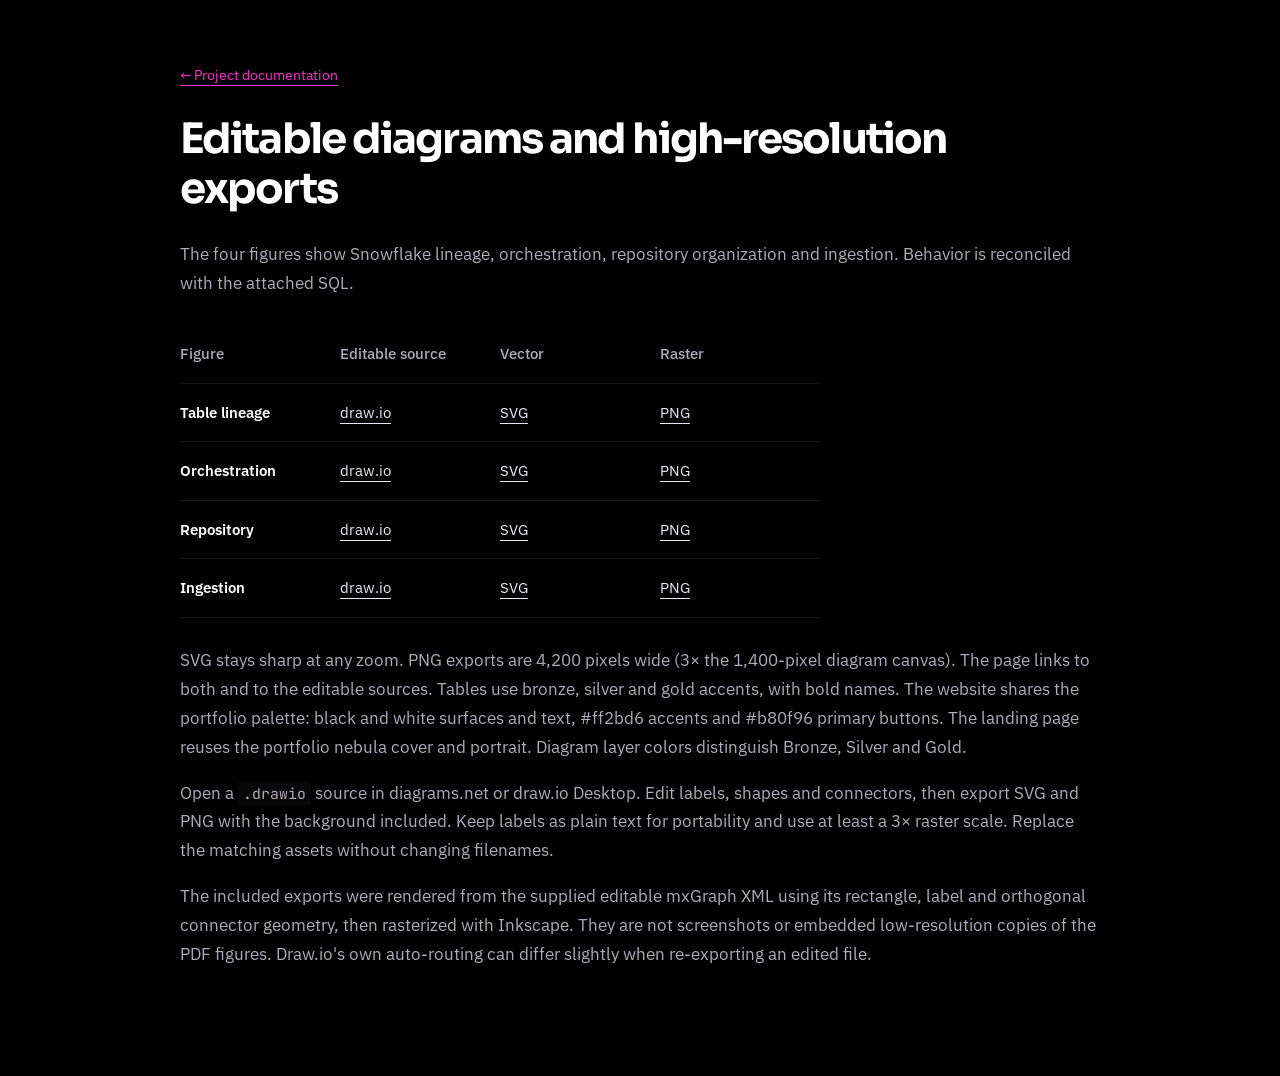
<file: docs/guides/diagrams.html>
<!doctype html><html lang="en"><head><meta charset="utf-8"><meta name="viewport" content="width=device-width,initial-scale=1"><title>diagrams | Snowflake BTCUSDT</title><link rel="stylesheet" href="../assets/site.css"></head><body><main class="wrap article"><a class="back" href="../../index.html#docs">← Project documentation</a><h1>Editable diagrams and high-resolution exports</h1>
<p>The four figures show Snowflake lineage, orchestration, repository organization and ingestion. Behavior is reconciled with the attached SQL.</p>
<table>
<thead>
<tr>
<th>Figure</th>
<th>Editable source</th>
<th>Vector</th>
<th>Raster</th>
</tr>
</thead>
<tbody>
<tr>
<td>Table lineage</td>
<td><a href="../assets/diagrams/01-lineage.drawio">draw.io</a></td>
<td><a href="../assets/diagrams/01-lineage.svg">SVG</a></td>
<td><a href="../assets/diagrams/01-lineage.png">PNG</a></td>
</tr>
<tr>
<td>Orchestration</td>
<td><a href="../assets/diagrams/02-orchestration.drawio">draw.io</a></td>
<td><a href="../assets/diagrams/02-orchestration.svg">SVG</a></td>
<td><a href="../assets/diagrams/02-orchestration.png">PNG</a></td>
</tr>
<tr>
<td>Repository</td>
<td><a href="../assets/diagrams/03-repository.drawio">draw.io</a></td>
<td><a href="../assets/diagrams/03-repository.svg">SVG</a></td>
<td><a href="../assets/diagrams/03-repository.png">PNG</a></td>
</tr>
<tr>
<td>Ingestion</td>
<td><a href="../assets/diagrams/04-ingestion.drawio">draw.io</a></td>
<td><a href="../assets/diagrams/04-ingestion.svg">SVG</a></td>
<td><a href="../assets/diagrams/04-ingestion.png">PNG</a></td>
</tr>
</tbody>
</table>
<p>SVG stays sharp at any zoom. PNG exports are 4,200 pixels wide (3× the 1,400-pixel diagram canvas). The page links to both and to the editable sources. Tables use bronze, silver and gold accents, with bold names. The website shares the portfolio palette: black and white surfaces and text, #ff2bd6 accents and #b80f96 primary buttons. The landing page reuses the portfolio nebula cover and portrait. Diagram layer colors distinguish Bronze, Silver and Gold.</p>
<p>Open a <code>.drawio</code> source in diagrams.net or draw.io Desktop. Edit labels, shapes and connectors, then export SVG and PNG with the background included. Keep labels as plain text for portability and use at least a 3× raster scale. Replace the matching assets without changing filenames.</p>
<p>The included exports were rendered from the supplied editable mxGraph XML using its rectangle, label and orthogonal connector geometry, then rasterized with Inkscape. They are not screenshots or embedded low-resolution copies of the PDF figures. Draw.io's own auto-routing can differ slightly when re-exporting an edited file.</p></main></body></html>
</file>
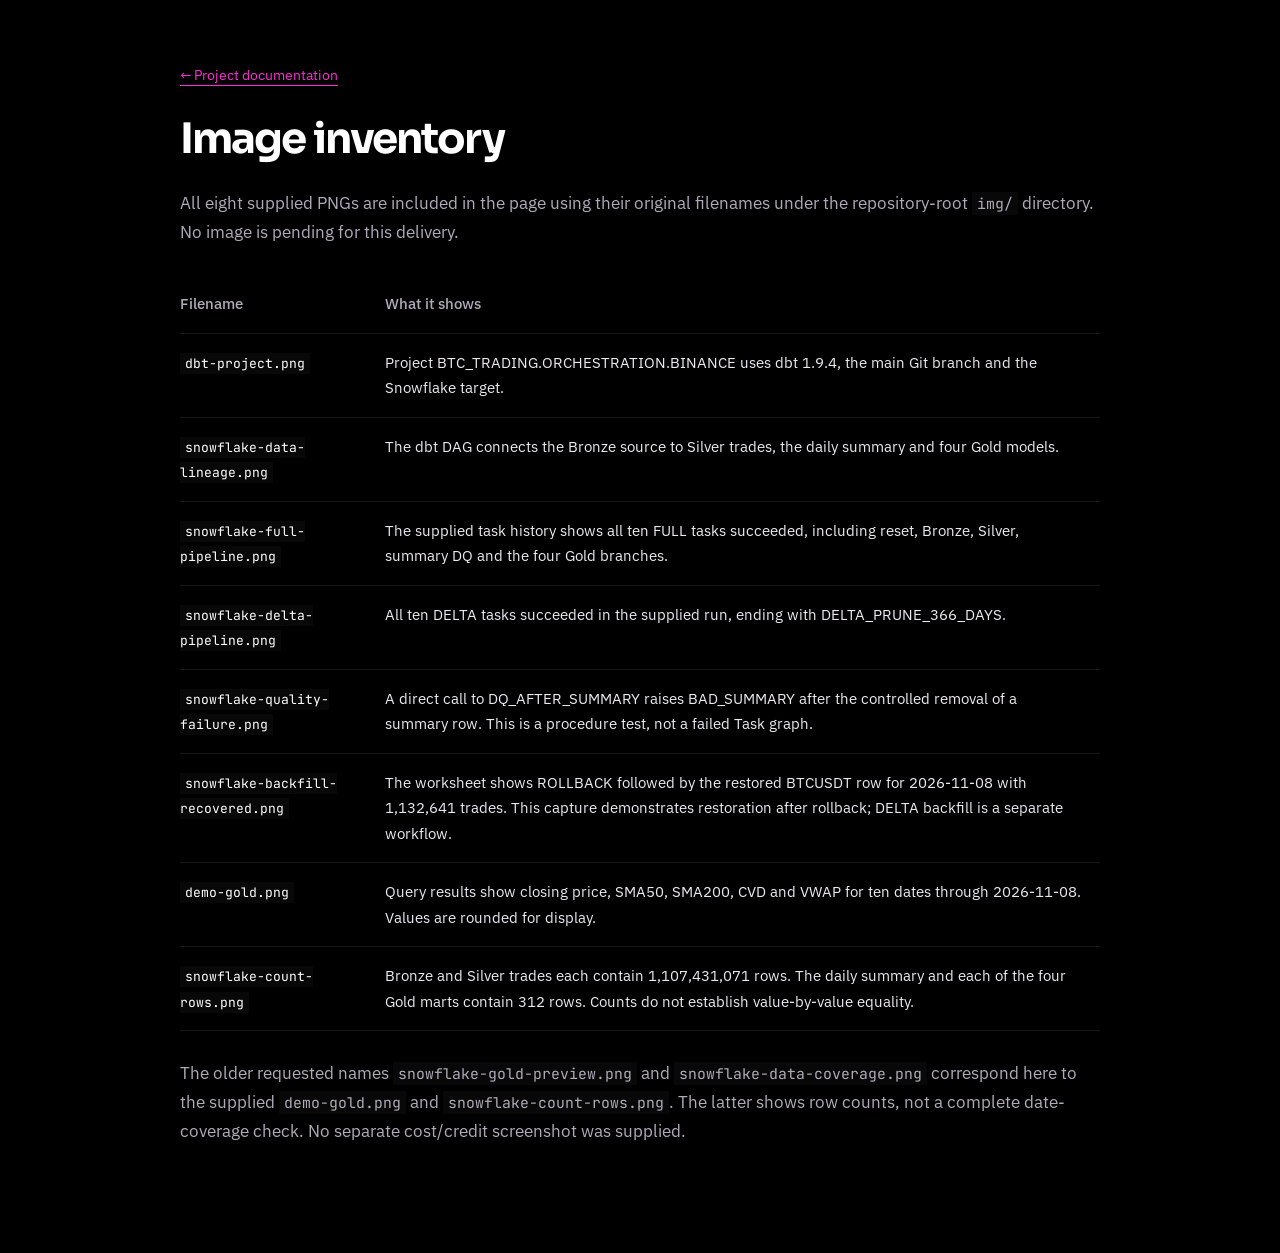
<file: docs/guides/images.html>
<!doctype html><html lang="en"><head><meta charset="utf-8"><meta name="viewport" content="width=device-width,initial-scale=1"><title>images | Snowflake BTCUSDT</title><link rel="stylesheet" href="../assets/site.css"></head><body><main class="wrap article"><a class="back" href="../../index.html#docs">← Project documentation</a><h1>Image inventory</h1>
<p>All eight supplied PNGs are included in the page using their original filenames under the repository-root <code>img/</code> directory. No image is pending for this delivery.</p>
<table>
<thead>
<tr>
<th>Filename</th>
<th>What it shows</th>
</tr>
</thead>
<tbody>
<tr>
<td><code>dbt-project.png</code></td>
<td>Project BTC_TRADING.ORCHESTRATION.BINANCE uses dbt 1.9.4, the main Git branch and the Snowflake target.</td>
</tr>
<tr>
<td><code>snowflake-data-lineage.png</code></td>
<td>The dbt DAG connects the Bronze source to Silver trades, the daily summary and four Gold models.</td>
</tr>
<tr>
<td><code>snowflake-full-pipeline.png</code></td>
<td>The supplied task history shows all ten FULL tasks succeeded, including reset, Bronze, Silver, summary DQ and the four Gold branches.</td>
</tr>
<tr>
<td><code>snowflake-delta-pipeline.png</code></td>
<td>All ten DELTA tasks succeeded in the supplied run, ending with DELTA_PRUNE_366_DAYS.</td>
</tr>
<tr>
<td><code>snowflake-quality-failure.png</code></td>
<td>A direct call to DQ_AFTER_SUMMARY raises BAD_SUMMARY after the controlled removal of a summary row. This is a procedure test, not a failed Task graph.</td>
</tr>
<tr>
<td><code>snowflake-backfill-recovered.png</code></td>
<td>The worksheet shows ROLLBACK followed by the restored BTCUSDT row for 2026-11-08 with 1,132,641 trades. This capture demonstrates restoration after rollback; DELTA backfill is a separate workflow.</td>
</tr>
<tr>
<td><code>demo-gold.png</code></td>
<td>Query results show closing price, SMA50, SMA200, CVD and VWAP for ten dates through 2026-11-08. Values are rounded for display.</td>
</tr>
<tr>
<td><code>snowflake-count-rows.png</code></td>
<td>Bronze and Silver trades each contain 1,107,431,071 rows. The daily summary and each of the four Gold marts contain 312 rows. Counts do not establish value-by-value equality.</td>
</tr>
</tbody>
</table>
<p>The older requested names <code>snowflake-gold-preview.png</code> and <code>snowflake-data-coverage.png</code> correspond here to the supplied <code>demo-gold.png</code> and <code>snowflake-count-rows.png</code>. The latter shows row counts, not a complete date-coverage check. No separate cost/credit screenshot was supplied.</p></main></body></html>
</file>
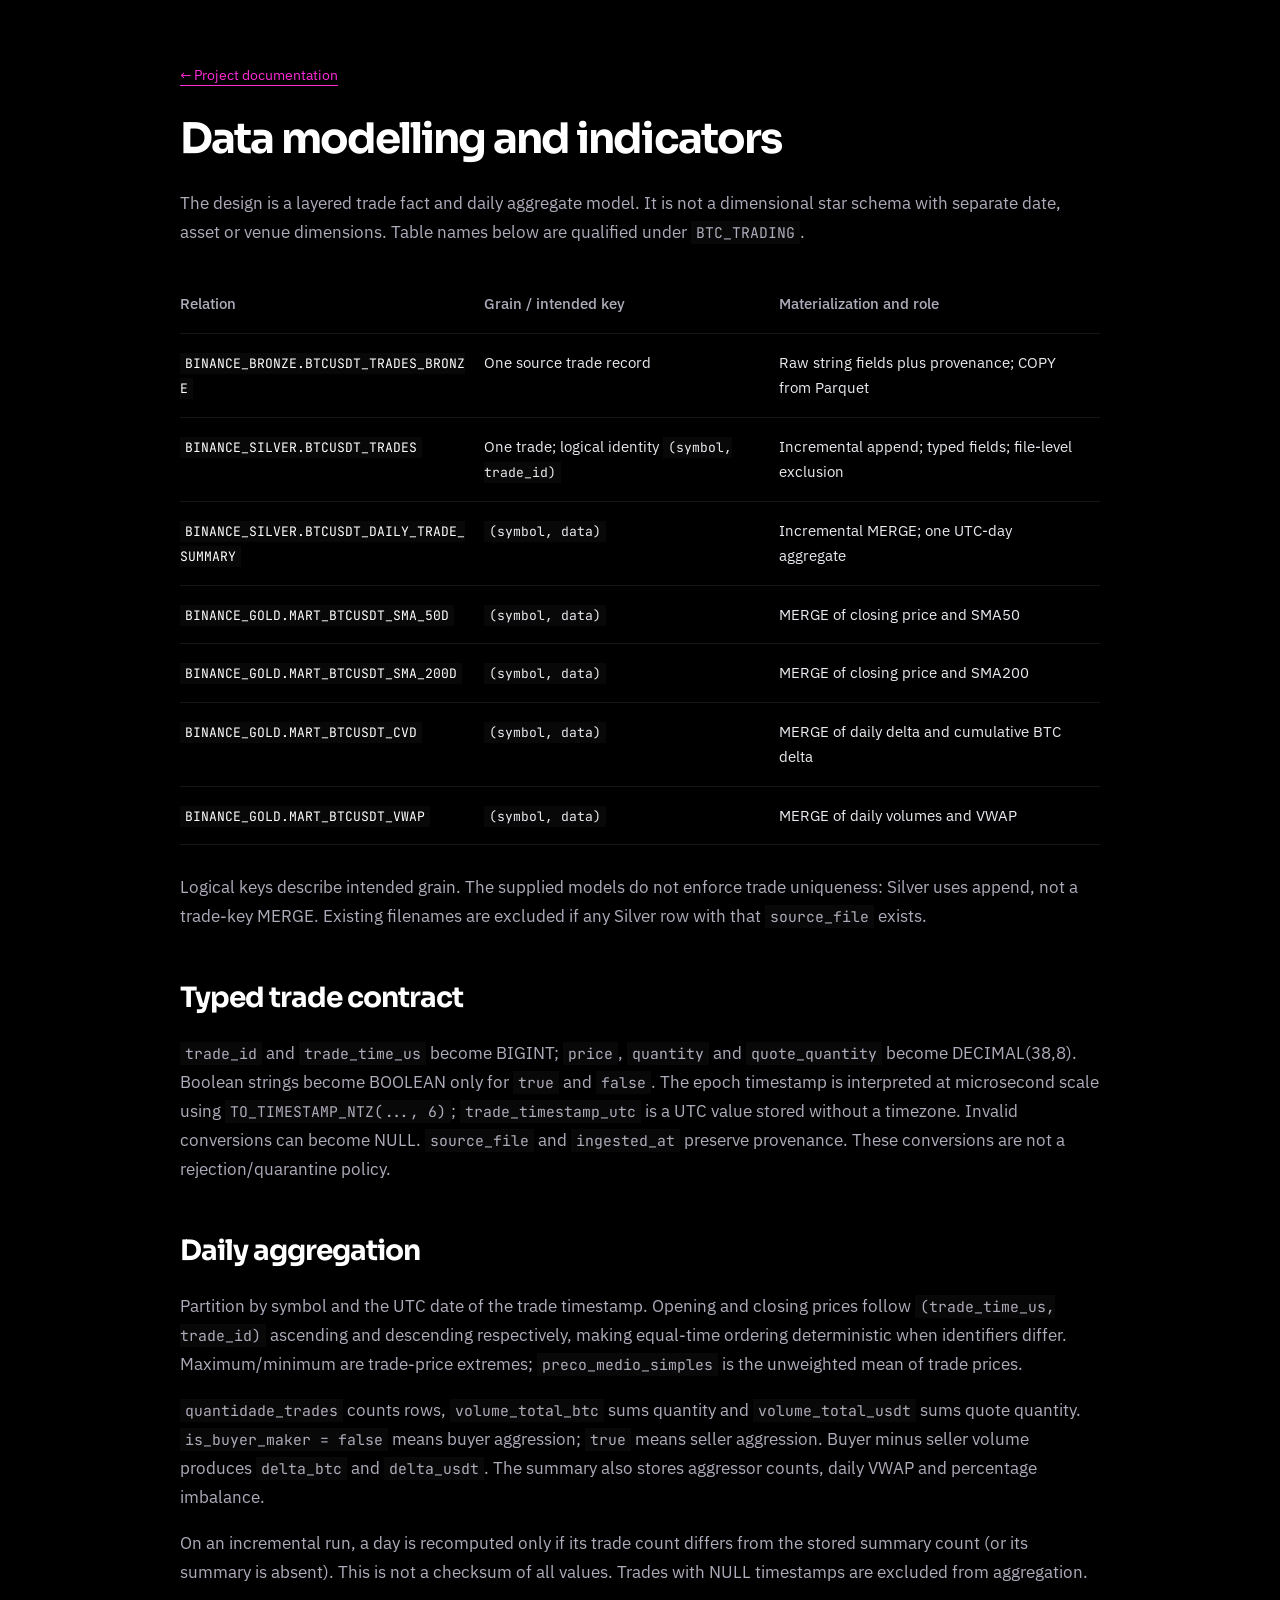
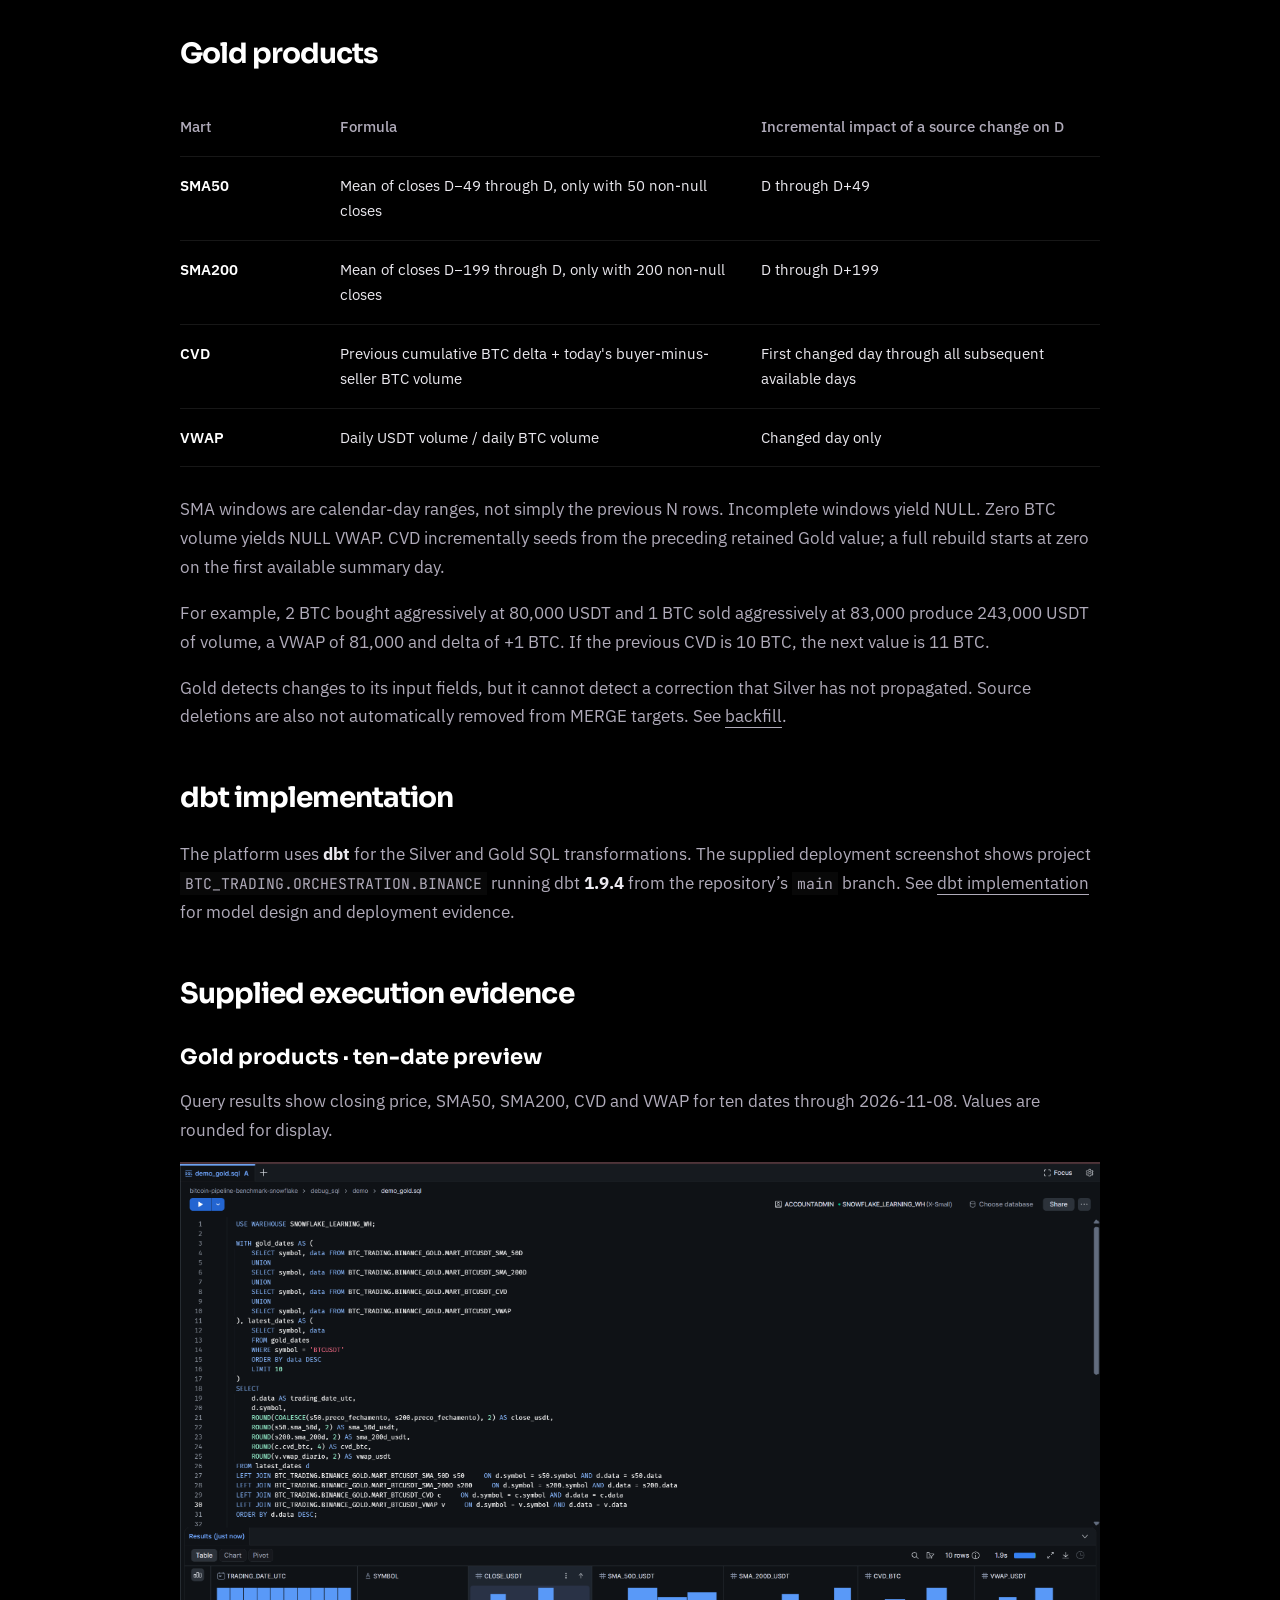
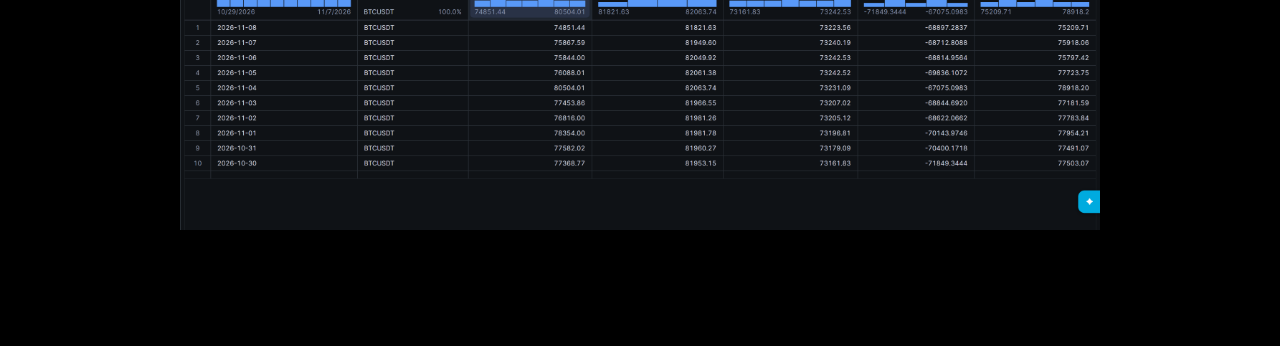
<file: docs/guides/modelling.html>
<!doctype html><html lang="en"><head><meta charset="utf-8"><meta name="viewport" content="width=device-width,initial-scale=1"><title>modelling | Snowflake BTCUSDT</title><link rel="stylesheet" href="../assets/site.css"></head><body><main class="wrap article"><a class="back" href="../../index.html#docs">← Project documentation</a><h1>Data modelling and indicators</h1>
<p>The design is a layered trade fact and daily aggregate model. It is not a dimensional star schema with separate date, asset or venue dimensions. Table names below are qualified under <code>BTC_TRADING</code>.</p>
<table>
<thead>
<tr>
<th>Relation</th>
<th>Grain / intended key</th>
<th>Materialization and role</th>
</tr>
</thead>
<tbody>
<tr>
<td><code>BINANCE_BRONZE.BTCUSDT_TRADES_BRONZE</code></td>
<td>One source trade record</td>
<td>Raw string fields plus provenance; COPY from Parquet</td>
</tr>
<tr>
<td><code>BINANCE_SILVER.BTCUSDT_TRADES</code></td>
<td>One trade; logical identity <code>(symbol, trade_id)</code></td>
<td>Incremental append; typed fields; file-level exclusion</td>
</tr>
<tr>
<td><code>BINANCE_SILVER.BTCUSDT_DAILY_TRADE_SUMMARY</code></td>
<td><code>(symbol, data)</code></td>
<td>Incremental MERGE; one UTC-day aggregate</td>
</tr>
<tr>
<td><code>BINANCE_GOLD.MART_BTCUSDT_SMA_50D</code></td>
<td><code>(symbol, data)</code></td>
<td>MERGE of closing price and SMA50</td>
</tr>
<tr>
<td><code>BINANCE_GOLD.MART_BTCUSDT_SMA_200D</code></td>
<td><code>(symbol, data)</code></td>
<td>MERGE of closing price and SMA200</td>
</tr>
<tr>
<td><code>BINANCE_GOLD.MART_BTCUSDT_CVD</code></td>
<td><code>(symbol, data)</code></td>
<td>MERGE of daily delta and cumulative BTC delta</td>
</tr>
<tr>
<td><code>BINANCE_GOLD.MART_BTCUSDT_VWAP</code></td>
<td><code>(symbol, data)</code></td>
<td>MERGE of daily volumes and VWAP</td>
</tr>
</tbody>
</table>
<p>Logical keys describe intended grain. The supplied models do not enforce trade uniqueness: Silver uses append, not a trade-key MERGE. Existing filenames are excluded if any Silver row with that <code>source_file</code> exists.</p>
<h2>Typed trade contract</h2>
<p><code>trade_id</code> and <code>trade_time_us</code> become BIGINT; <code>price</code>, <code>quantity</code> and <code>quote_quantity</code> become DECIMAL(38,8). Boolean strings become BOOLEAN only for <code>true</code> and <code>false</code>. The epoch timestamp is interpreted at microsecond scale using <code>TO_TIMESTAMP_NTZ(..., 6)</code>; <code>trade_timestamp_utc</code> is a UTC value stored without a timezone. Invalid conversions can become NULL. <code>source_file</code> and <code>ingested_at</code> preserve provenance. These conversions are not a rejection/quarantine policy.</p>
<h2>Daily aggregation</h2>
<p>Partition by symbol and the UTC date of the trade timestamp. Opening and closing prices follow <code>(trade_time_us, trade_id)</code> ascending and descending respectively, making equal-time ordering deterministic when identifiers differ. Maximum/minimum are trade-price extremes; <code>preco_medio_simples</code> is the unweighted mean of trade prices.</p>
<p><code>quantidade_trades</code> counts rows, <code>volume_total_btc</code> sums quantity and <code>volume_total_usdt</code> sums quote quantity. <code>is_buyer_maker = false</code> means buyer aggression; <code>true</code> means seller aggression. Buyer minus seller volume produces <code>delta_btc</code> and <code>delta_usdt</code>. The summary also stores aggressor counts, daily VWAP and percentage imbalance.</p>
<p>On an incremental run, a day is recomputed only if its trade count differs from the stored summary count (or its summary is absent). This is not a checksum of all values. Trades with NULL timestamps are excluded from aggregation.</p>
<h2>Gold products</h2>
<table>
<thead>
<tr>
<th>Mart</th>
<th>Formula</th>
<th>Incremental impact of a source change on D</th>
</tr>
</thead>
<tbody>
<tr>
<td>SMA50</td>
<td>Mean of closes D−49 through D, only with 50 non-null closes</td>
<td>D through D+49</td>
</tr>
<tr>
<td>SMA200</td>
<td>Mean of closes D−199 through D, only with 200 non-null closes</td>
<td>D through D+199</td>
</tr>
<tr>
<td>CVD</td>
<td>Previous cumulative BTC delta + today's buyer-minus-seller BTC volume</td>
<td>First changed day through all subsequent available days</td>
</tr>
<tr>
<td>VWAP</td>
<td>Daily USDT volume / daily BTC volume</td>
<td>Changed day only</td>
</tr>
</tbody>
</table>
<p>SMA windows are calendar-day ranges, not simply the previous N rows. Incomplete windows yield NULL. Zero BTC volume yields NULL VWAP. CVD incrementally seeds from the preceding retained Gold value; a full rebuild starts at zero on the first available summary day.</p>
<p>For example, 2 BTC bought aggressively at 80,000 USDT and 1 BTC sold aggressively at 83,000 produce 243,000 USDT of volume, a VWAP of 81,000 and delta of +1 BTC. If the previous CVD is 10 BTC, the next value is 11 BTC.</p>
<p>Gold detects changes to its input fields, but it cannot detect a correction that Silver has not propagated. Source deletions are also not automatically removed from MERGE targets. See <a href="backfill.html">backfill</a>.</p>
<h2>dbt implementation</h2>
<p>The platform uses <strong>dbt</strong> for the Silver and Gold SQL transformations. The supplied deployment screenshot shows project <code>BTC_TRADING.ORCHESTRATION.BINANCE</code> running dbt <strong>1.9.4</strong> from the repository’s <code>main</code> branch. See <a href="dbt.html">dbt implementation</a> for model design and deployment evidence.</p>
<h2>Supplied execution evidence</h2>
<h3>Gold products · ten-date preview</h3>
<p>Query results show closing price, SMA50, SMA200, CVD and VWAP for ten dates through 2026-11-08. Values are rounded for display.</p>
<p><img alt="Gold products · ten-date preview" src="../../img/demo-gold.png" /></p></main></body></html>
</file>
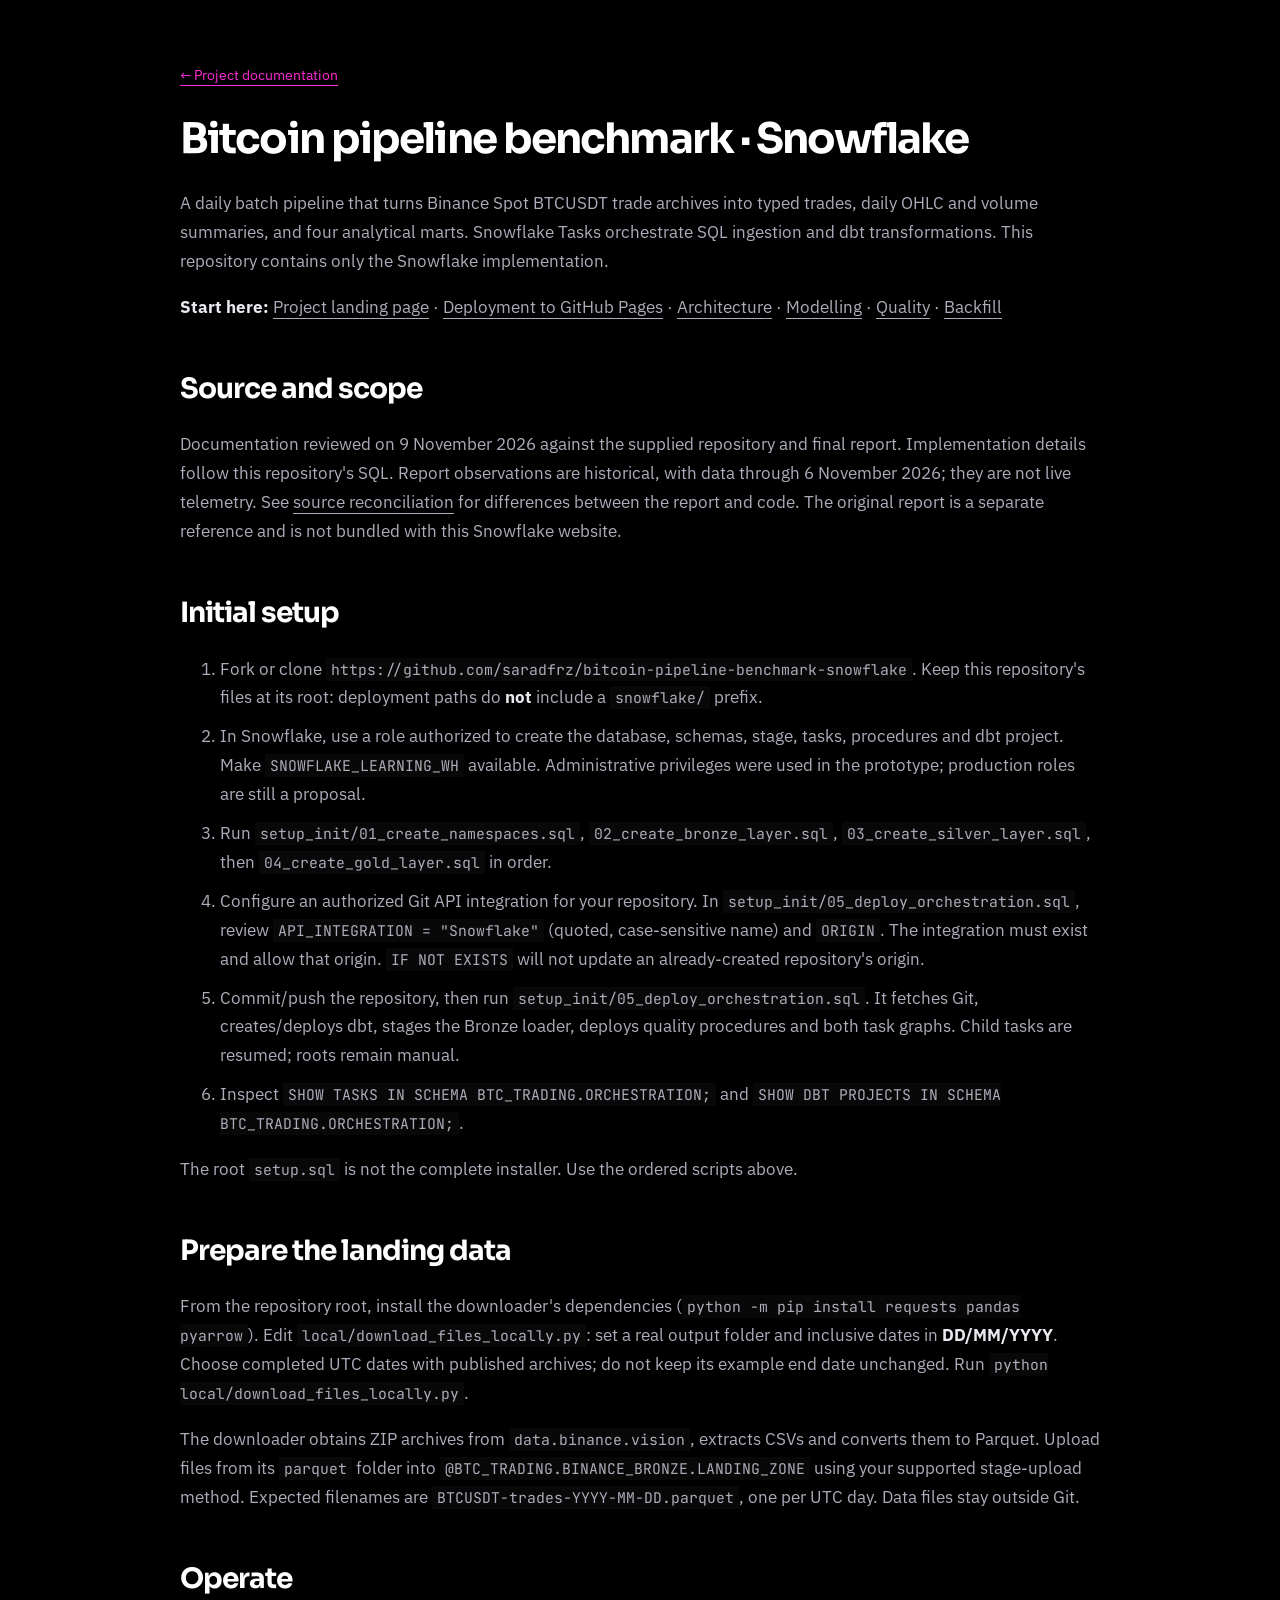
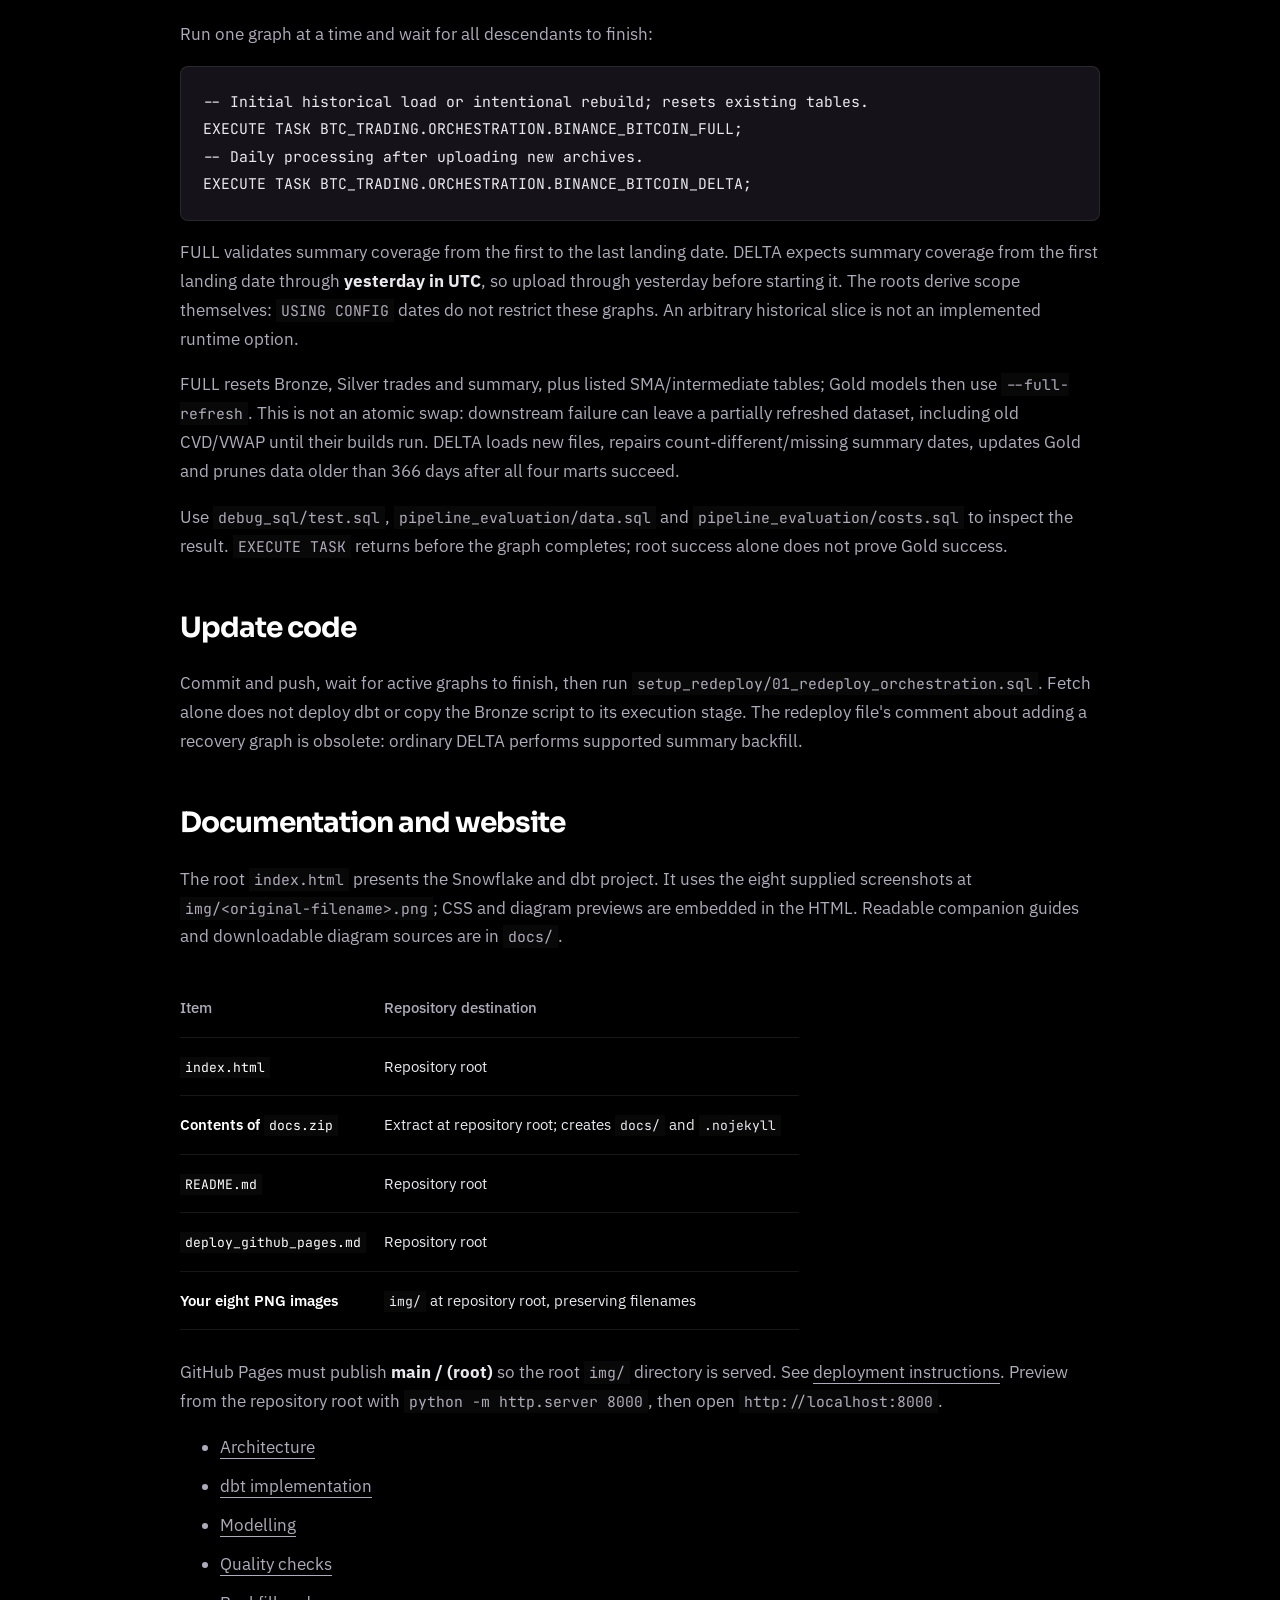
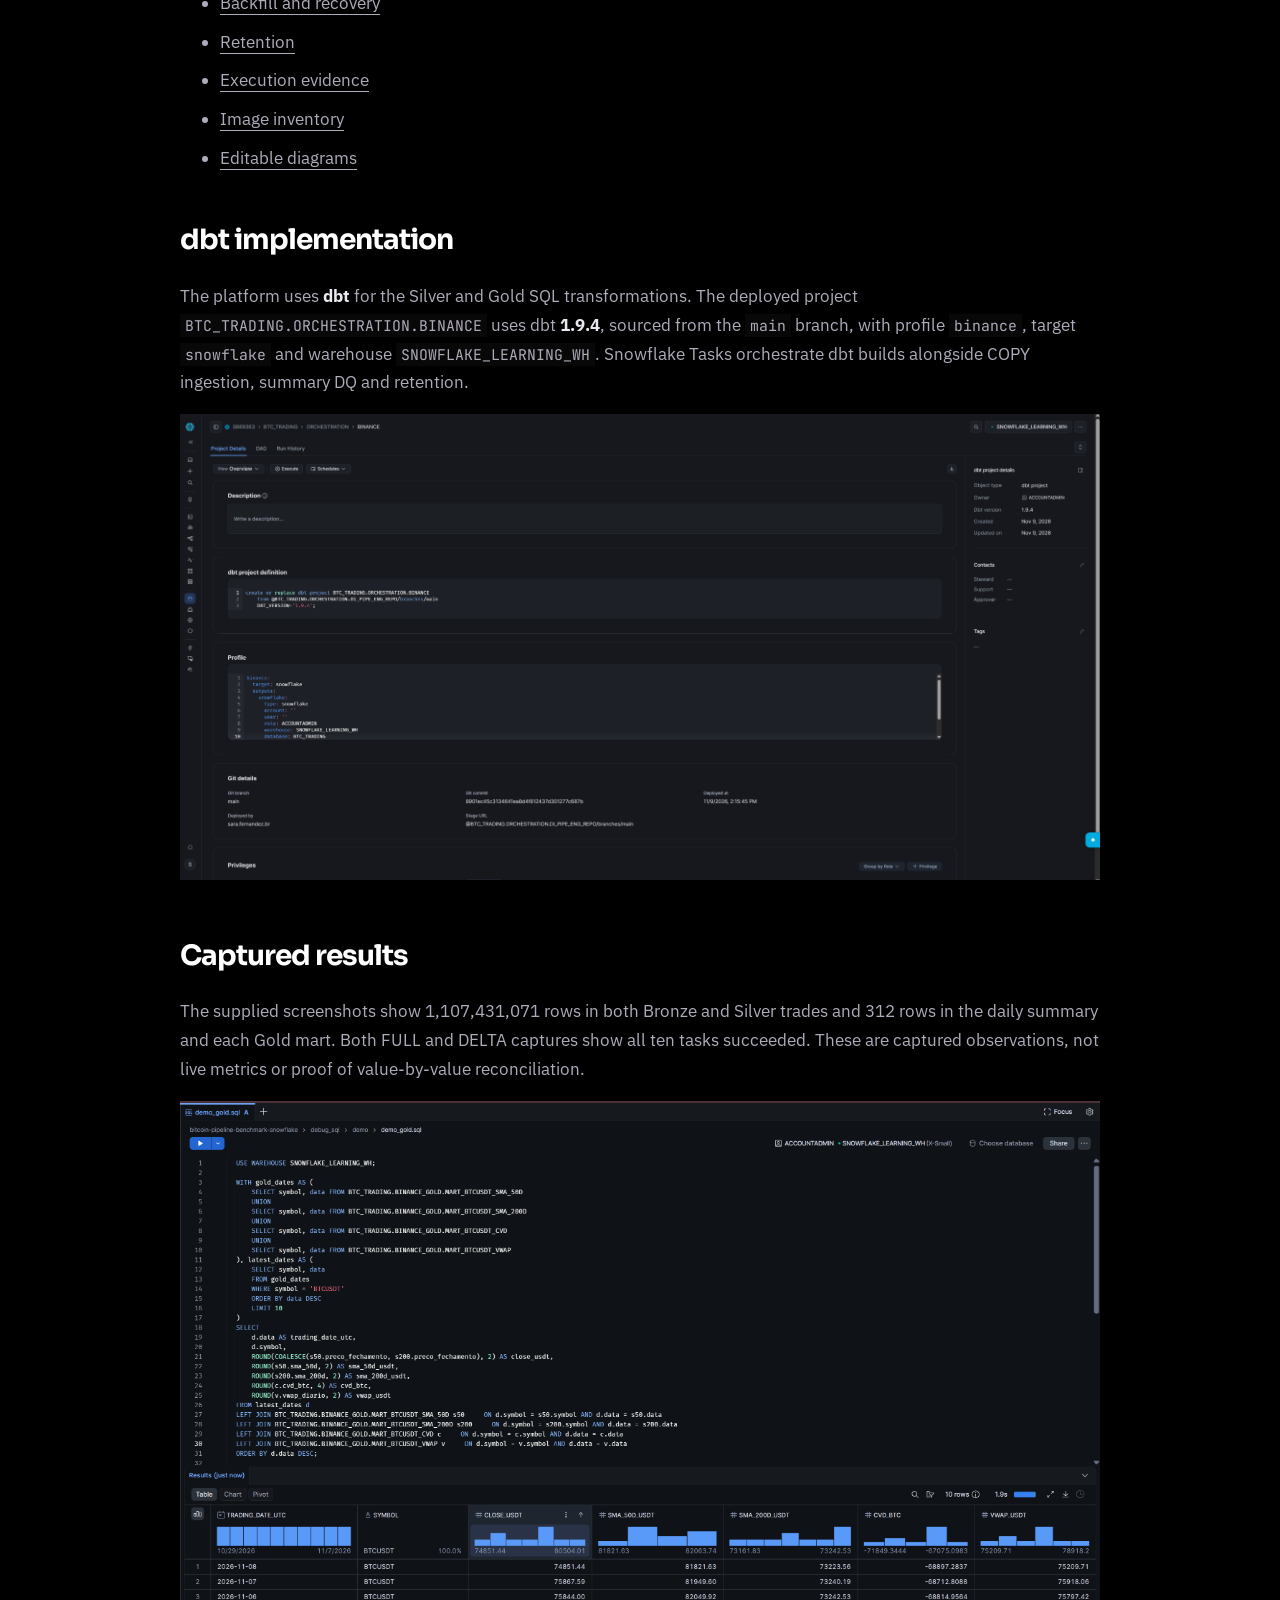
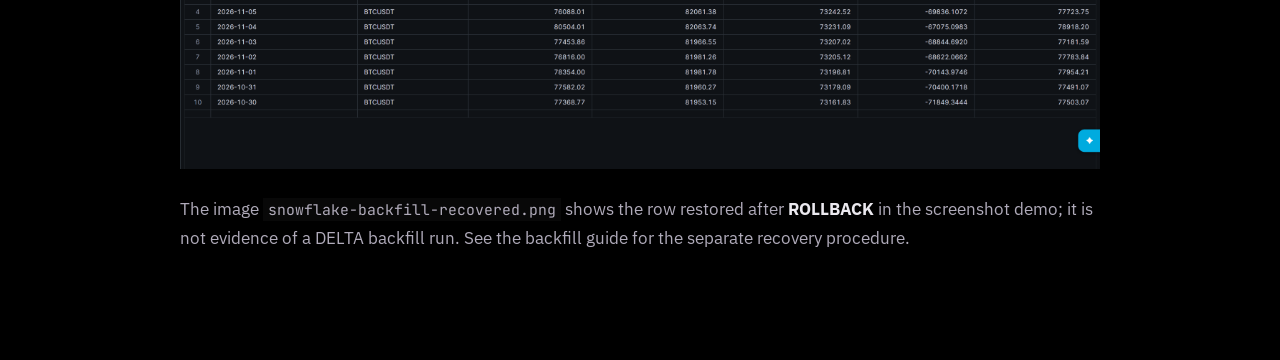
<file: docs/guides/operations.html>
<!doctype html><html lang="en"><head><meta charset="utf-8"><meta name="viewport" content="width=device-width,initial-scale=1"><link rel="stylesheet" href="../assets/site.css"><title>Operation | Snowflake</title></head><body><main class="wrap article"><a class="back" href="../../index.html#docs">← Project documentation</a><h1>Bitcoin pipeline benchmark · Snowflake</h1>
<p>A daily batch pipeline that turns Binance Spot BTCUSDT trade archives into typed trades, daily OHLC and volume summaries, and four analytical marts. Snowflake Tasks orchestrate SQL ingestion and dbt transformations. This repository contains only the Snowflake implementation.</p>
<p><strong>Start here:</strong> <a href="../../index.html">Project landing page</a> · <a href="../../deploy_github_pages.md">Deployment to GitHub Pages</a> · <a href="../architecture.md">Architecture</a> · <a href="../modelling.md">Modelling</a> · <a href="../quality_checks.md">Quality</a> · <a href="../backfill.md">Backfill</a></p>
<h2>Source and scope</h2>
<p>Documentation reviewed on 9 November 2026 against the supplied repository and final report. Implementation details follow this repository's SQL. Report observations are historical, with data through 6 November 2026; they are not live telemetry. See <a href="../source_reconciliation.md">source reconciliation</a> for differences between the report and code. The original report is a separate reference and is not bundled with this Snowflake website.</p>
<h2>Initial setup</h2>
<ol>
<li>Fork or clone <code>https://github.com/saradfrz/bitcoin-pipeline-benchmark-snowflake</code>. Keep this repository's files at its root: deployment paths do <strong>not</strong> include a <code>snowflake/</code> prefix.</li>
<li>In Snowflake, use a role authorized to create the database, schemas, stage, tasks, procedures and dbt project. Make <code>SNOWFLAKE_LEARNING_WH</code> available. Administrative privileges were used in the prototype; production roles are still a proposal.</li>
<li>Run <code>setup_init/01_create_namespaces.sql</code>, <code>02_create_bronze_layer.sql</code>, <code>03_create_silver_layer.sql</code>, then <code>04_create_gold_layer.sql</code> in order.</li>
<li>Configure an authorized Git API integration for your repository. In <code>setup_init/05_deploy_orchestration.sql</code>, review <code>API_INTEGRATION = "Snowflake"</code> (quoted, case-sensitive name) and <code>ORIGIN</code>. The integration must exist and allow that origin. <code>IF NOT EXISTS</code> will not update an already-created repository's origin.</li>
<li>Commit/push the repository, then run <code>setup_init/05_deploy_orchestration.sql</code>. It fetches Git, creates/deploys dbt, stages the Bronze loader, deploys quality procedures and both task graphs. Child tasks are resumed; roots remain manual.</li>
<li>Inspect <code>SHOW TASKS IN SCHEMA BTC_TRADING.ORCHESTRATION;</code> and <code>SHOW DBT PROJECTS IN SCHEMA BTC_TRADING.ORCHESTRATION;</code>.</li>
</ol>
<p>The root <code>setup.sql</code> is not the complete installer. Use the ordered scripts above.</p>
<h2>Prepare the landing data</h2>
<p>From the repository root, install the downloader's dependencies (<code>python -m pip install requests pandas pyarrow</code>). Edit <code>local/download_files_locally.py</code>: set a real output folder and inclusive dates in <strong>DD/MM/YYYY</strong>. Choose completed UTC dates with published archives; do not keep its example end date unchanged. Run <code>python local/download_files_locally.py</code>.</p>
<p>The downloader obtains ZIP archives from <code>data.binance.vision</code>, extracts CSVs and converts them to Parquet. Upload files from its <code>parquet</code> folder into <code>@BTC_TRADING.BINANCE_BRONZE.LANDING_ZONE</code> using your supported stage-upload method. Expected filenames are <code>BTCUSDT-trades-YYYY-MM-DD.parquet</code>, one per UTC day. Data files stay outside Git.</p>
<h2>Operate</h2>
<p>Run one graph at a time and wait for all descendants to finish:</p>
<pre><code class="language-sql">-- Initial historical load or intentional rebuild; resets existing tables.
EXECUTE TASK BTC_TRADING.ORCHESTRATION.BINANCE_BITCOIN_FULL;
-- Daily processing after uploading new archives.
EXECUTE TASK BTC_TRADING.ORCHESTRATION.BINANCE_BITCOIN_DELTA;
</code></pre>
<p>FULL validates summary coverage from the first to the last landing date. DELTA expects summary coverage from the first landing date through <strong>yesterday in UTC</strong>, so upload through yesterday before starting it. The roots derive scope themselves: <code>USING CONFIG</code> dates do not restrict these graphs. An arbitrary historical slice is not an implemented runtime option.</p>
<p>FULL resets Bronze, Silver trades and summary, plus listed SMA/intermediate tables; Gold models then use <code>--full-refresh</code>. This is not an atomic swap: downstream failure can leave a partially refreshed dataset, including old CVD/VWAP until their builds run. DELTA loads new files, repairs count-different/missing summary dates, updates Gold and prunes data older than 366 days after all four marts succeed.</p>
<p>Use <code>debug_sql/test.sql</code>, <code>pipeline_evaluation/data.sql</code> and <code>pipeline_evaluation/costs.sql</code> to inspect the result. <code>EXECUTE TASK</code> returns before the graph completes; root success alone does not prove Gold success.</p>
<h2>Update code</h2>
<p>Commit and push, wait for active graphs to finish, then run <code>setup_redeploy/01_redeploy_orchestration.sql</code>. Fetch alone does not deploy dbt or copy the Bronze script to its execution stage. The redeploy file's comment about adding a recovery graph is obsolete: ordinary DELTA performs supported summary backfill.</p>
<h2>Documentation and website</h2>
<p>The root <code>index.html</code> presents the Snowflake and dbt project. It uses the eight supplied screenshots at <code>img/&lt;original-filename&gt;.png</code>; CSS and diagram previews are embedded in the HTML. Readable companion guides and downloadable diagram sources are in <code>docs/</code>.</p>
<table>
<thead>
<tr>
<th>Item</th>
<th>Repository destination</th>
</tr>
</thead>
<tbody>
<tr>
<td><code>index.html</code></td>
<td>Repository root</td>
</tr>
<tr>
<td>Contents of <code>docs.zip</code></td>
<td>Extract at repository root; creates <code>docs/</code> and <code>.nojekyll</code></td>
</tr>
<tr>
<td><code>README.md</code></td>
<td>Repository root</td>
</tr>
<tr>
<td><code>deploy_github_pages.md</code></td>
<td>Repository root</td>
</tr>
<tr>
<td>Your eight PNG images</td>
<td><code>img/</code> at repository root, preserving filenames</td>
</tr>
</tbody>
</table>
<p>GitHub Pages must publish <strong>main / (root)</strong> so the root <code>img/</code> directory is served. See <a href="../../deploy_github_pages.md">deployment instructions</a>. Preview from the repository root with <code>python -m http.server 8000</code>, then open <code>http://localhost:8000</code>.</p>
<ul>
<li><a href="../architecture.md">Architecture</a></li>
<li><a href="../dbt.md">dbt implementation</a></li>
<li><a href="../modelling.md">Modelling</a></li>
<li><a href="../quality_checks.md">Quality checks</a></li>
<li><a href="../backfill.md">Backfill and recovery</a></li>
<li><a href="../prune_366.md">Retention</a></li>
<li><a href="../benchmark.md">Execution evidence</a></li>
<li><a href="../image_checklist.md">Image inventory</a></li>
<li><a href="../diagrams.md">Editable diagrams</a></li>
</ul>
<h2>dbt implementation</h2>
<p>The platform uses <strong>dbt</strong> for the Silver and Gold SQL transformations. The deployed project <code>BTC_TRADING.ORCHESTRATION.BINANCE</code> uses dbt <strong>1.9.4</strong>, sourced from the <code>main</code> branch, with profile <code>binance</code>, target <code>snowflake</code> and warehouse <code>SNOWFLAKE_LEARNING_WH</code>. Snowflake Tasks orchestrate dbt builds alongside COPY ingestion, summary DQ and retention.</p>
<p><img alt="dbt project" src="../../img/dbt-project.png" /></p>
<h2>Captured results</h2>
<p>The supplied screenshots show 1,107,431,071 rows in both Bronze and Silver trades and 312 rows in the daily summary and each Gold mart. Both FULL and DELTA captures show all ten tasks succeeded. These are captured observations, not live metrics or proof of value-by-value reconciliation.</p>
<p><img alt="Gold preview" src="../../img/demo-gold.png" /></p>
<p>The image <code>snowflake-backfill-recovered.png</code> shows the row restored after <strong>ROLLBACK</strong> in the screenshot demo; it is not evidence of a DELTA backfill run. See the backfill guide for the separate recovery procedure.</p></main></body></html>
</file>
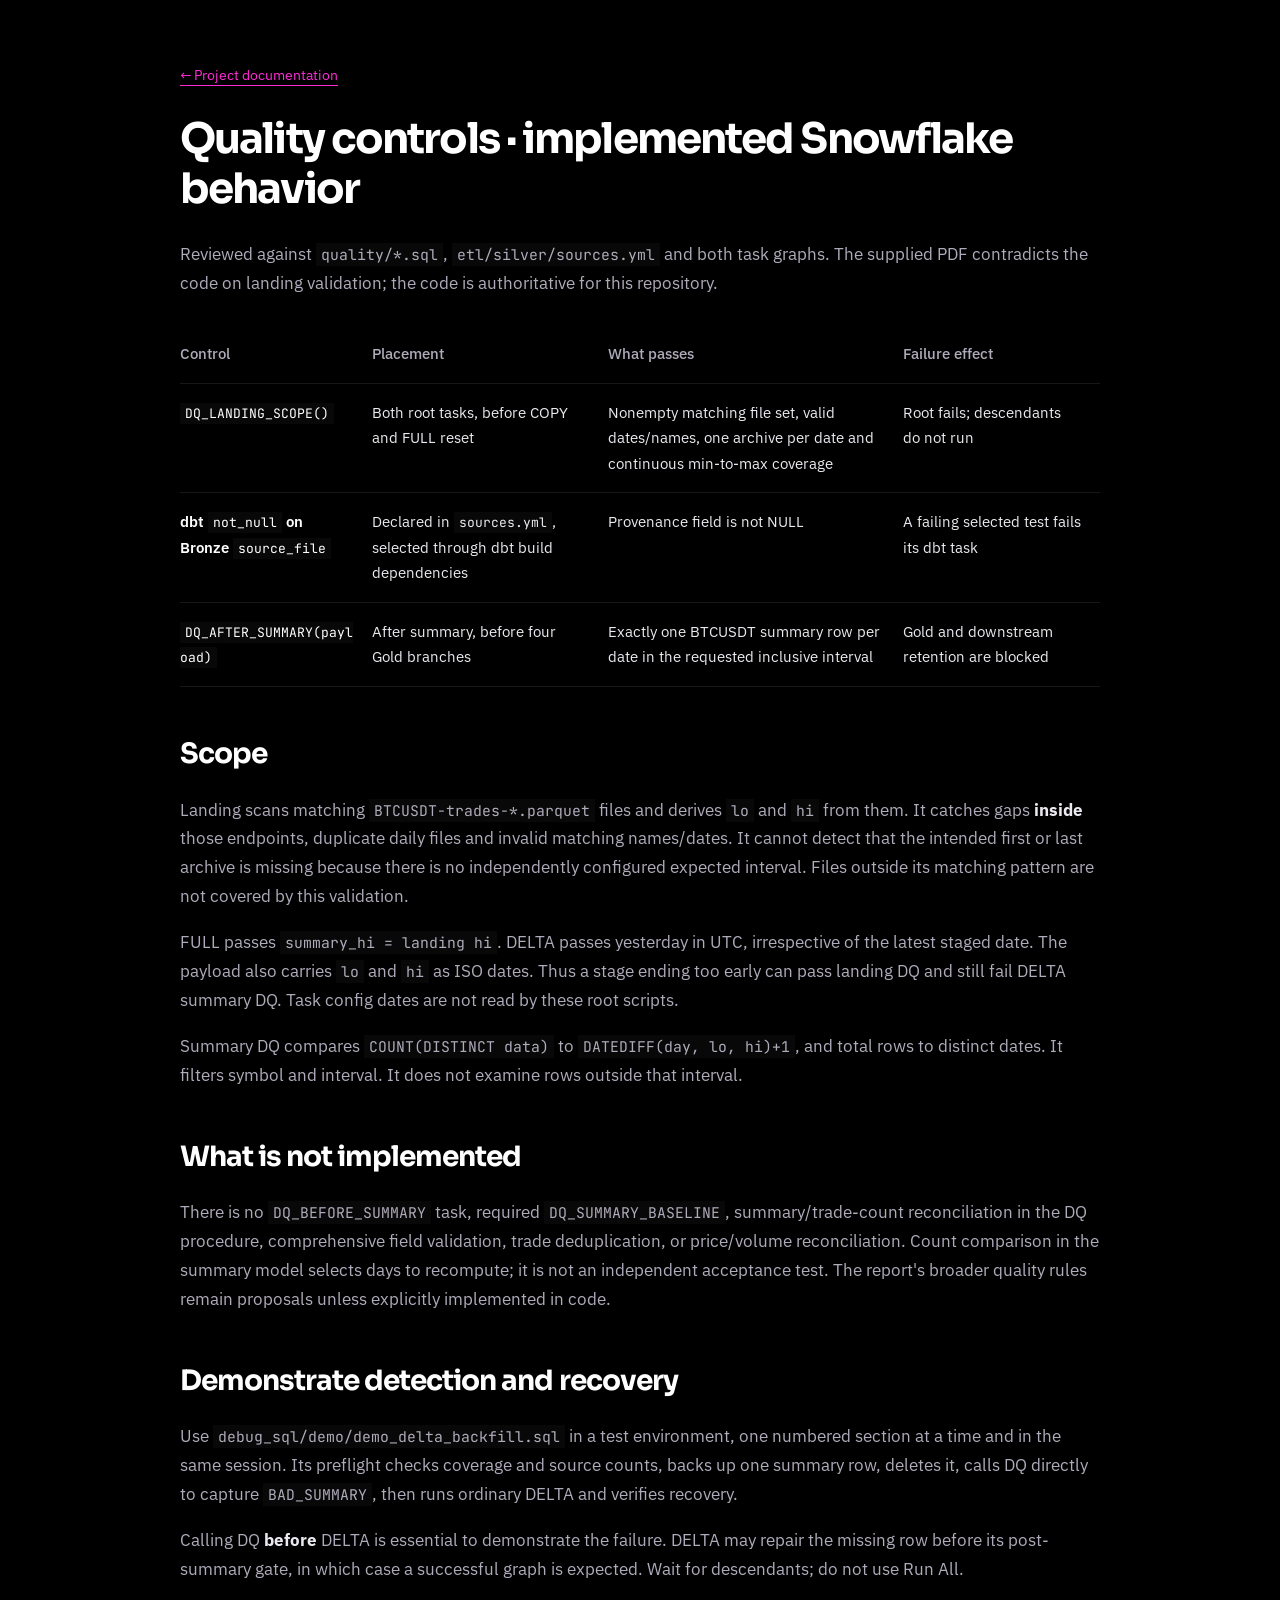
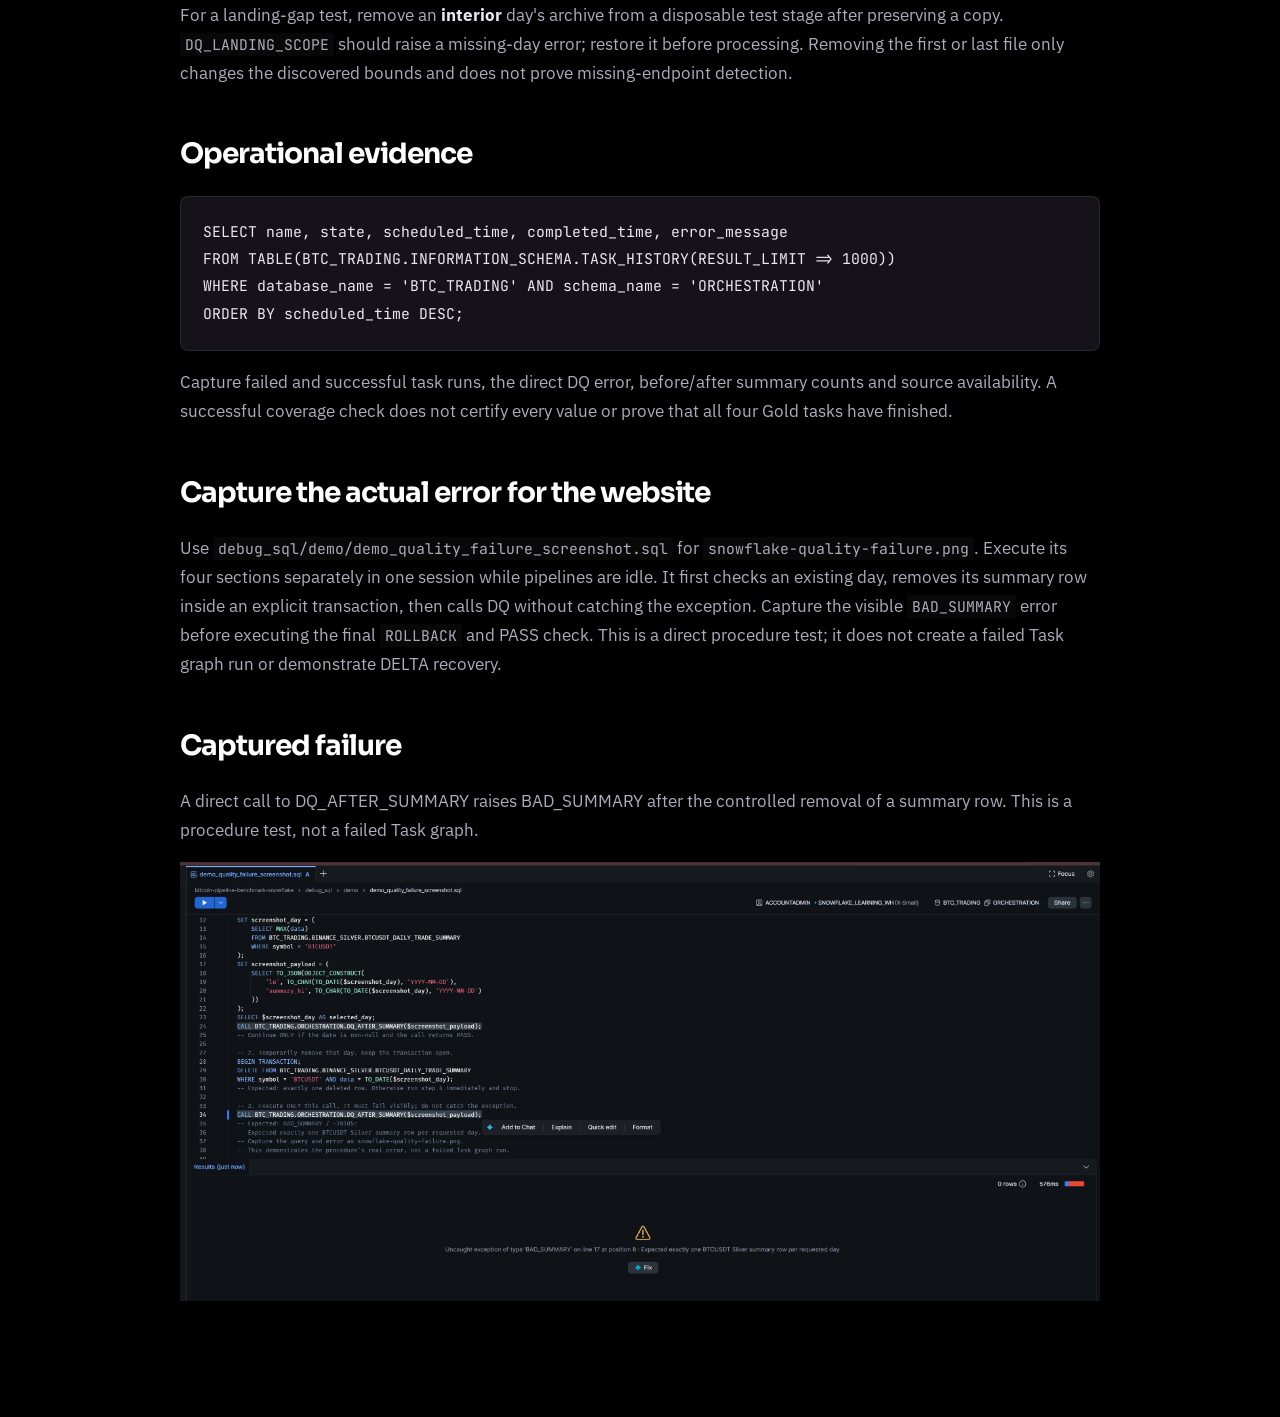
<file: docs/guides/quality.html>
<!doctype html><html lang="en"><head><meta charset="utf-8"><meta name="viewport" content="width=device-width,initial-scale=1"><title>quality | Snowflake BTCUSDT</title><link rel="stylesheet" href="../assets/site.css"></head><body><main class="wrap article"><a class="back" href="../../index.html#docs">← Project documentation</a><h1>Quality controls · implemented Snowflake behavior</h1>
<p>Reviewed against <code>quality/*.sql</code>, <code>etl/silver/sources.yml</code> and both task graphs. The supplied PDF contradicts the code on landing validation; the code is authoritative for this repository.</p>
<table>
<thead>
<tr>
<th>Control</th>
<th>Placement</th>
<th>What passes</th>
<th>Failure effect</th>
</tr>
</thead>
<tbody>
<tr>
<td><code>DQ_LANDING_SCOPE()</code></td>
<td>Both root tasks, before COPY and FULL reset</td>
<td>Nonempty matching file set, valid dates/names, one archive per date and continuous min-to-max coverage</td>
<td>Root fails; descendants do not run</td>
</tr>
<tr>
<td>dbt <code>not_null</code> on Bronze <code>source_file</code></td>
<td>Declared in <code>sources.yml</code>, selected through dbt build dependencies</td>
<td>Provenance field is not NULL</td>
<td>A failing selected test fails its dbt task</td>
</tr>
<tr>
<td><code>DQ_AFTER_SUMMARY(payload)</code></td>
<td>After summary, before four Gold branches</td>
<td>Exactly one BTCUSDT summary row per date in the requested inclusive interval</td>
<td>Gold and downstream retention are blocked</td>
</tr>
</tbody>
</table>
<h2>Scope</h2>
<p>Landing scans matching <code>BTCUSDT-trades-*.parquet</code> files and derives <code>lo</code> and <code>hi</code> from them. It catches gaps <strong>inside</strong> those endpoints, duplicate daily files and invalid matching names/dates. It cannot detect that the intended first or last archive is missing because there is no independently configured expected interval. Files outside its matching pattern are not covered by this validation.</p>
<p>FULL passes <code>summary_hi = landing hi</code>. DELTA passes yesterday in UTC, irrespective of the latest staged date. The payload also carries <code>lo</code> and <code>hi</code> as ISO dates. Thus a stage ending too early can pass landing DQ and still fail DELTA summary DQ. Task config dates are not read by these root scripts.</p>
<p>Summary DQ compares <code>COUNT(DISTINCT data)</code> to <code>DATEDIFF(day, lo, hi)+1</code>, and total rows to distinct dates. It filters symbol and interval. It does not examine rows outside that interval.</p>
<h2>What is not implemented</h2>
<p>There is no <code>DQ_BEFORE_SUMMARY</code> task, required <code>DQ_SUMMARY_BASELINE</code>, summary/trade-count reconciliation in the DQ procedure, comprehensive field validation, trade deduplication, or price/volume reconciliation. Count comparison in the summary model selects days to recompute; it is not an independent acceptance test. The report's broader quality rules remain proposals unless explicitly implemented in code.</p>
<h2>Demonstrate detection and recovery</h2>
<p>Use <code>debug_sql/demo/demo_delta_backfill.sql</code> in a test environment, one numbered section at a time and in the same session. Its preflight checks coverage and source counts, backs up one summary row, deletes it, calls DQ directly to capture <code>BAD_SUMMARY</code>, then runs ordinary DELTA and verifies recovery.</p>
<p>Calling DQ <strong>before</strong> DELTA is essential to demonstrate the failure. DELTA may repair the missing row before its post-summary gate, in which case a successful graph is expected. Wait for descendants; do not use Run All.</p>
<p>For a landing-gap test, remove an <strong>interior</strong> day's archive from a disposable test stage after preserving a copy. <code>DQ_LANDING_SCOPE</code> should raise a missing-day error; restore it before processing. Removing the first or last file only changes the discovered bounds and does not prove missing-endpoint detection.</p>
<h2>Operational evidence</h2>
<pre><code class="language-sql">SELECT name, state, scheduled_time, completed_time, error_message
FROM TABLE(BTC_TRADING.INFORMATION_SCHEMA.TASK_HISTORY(RESULT_LIMIT =&gt; 1000))
WHERE database_name = 'BTC_TRADING' AND schema_name = 'ORCHESTRATION'
ORDER BY scheduled_time DESC;
</code></pre>
<p>Capture failed and successful task runs, the direct DQ error, before/after summary counts and source availability. A successful coverage check does not certify every value or prove that all four Gold tasks have finished.</p>
<h2>Capture the actual error for the website</h2>
<p>Use <code>debug_sql/demo/demo_quality_failure_screenshot.sql</code> for <code>snowflake-quality-failure.png</code>. Execute its four sections separately in one session while pipelines are idle. It first checks an existing day, removes its summary row inside an explicit transaction, then calls DQ without catching the exception. Capture the visible <code>BAD_SUMMARY</code> error before executing the final <code>ROLLBACK</code> and PASS check. This is a direct procedure test; it does not create a failed Task graph run or demonstrate DELTA recovery.</p>
<h2>Captured failure</h2>
<p>A direct call to DQ_AFTER_SUMMARY raises BAD_SUMMARY after the controlled removal of a summary row. This is a procedure test, not a failed Task graph.</p>
<p><img alt="BAD_SUMMARY error" src="../../img/snowflake-quality-failure.png" /></p></main></body></html>
</file>
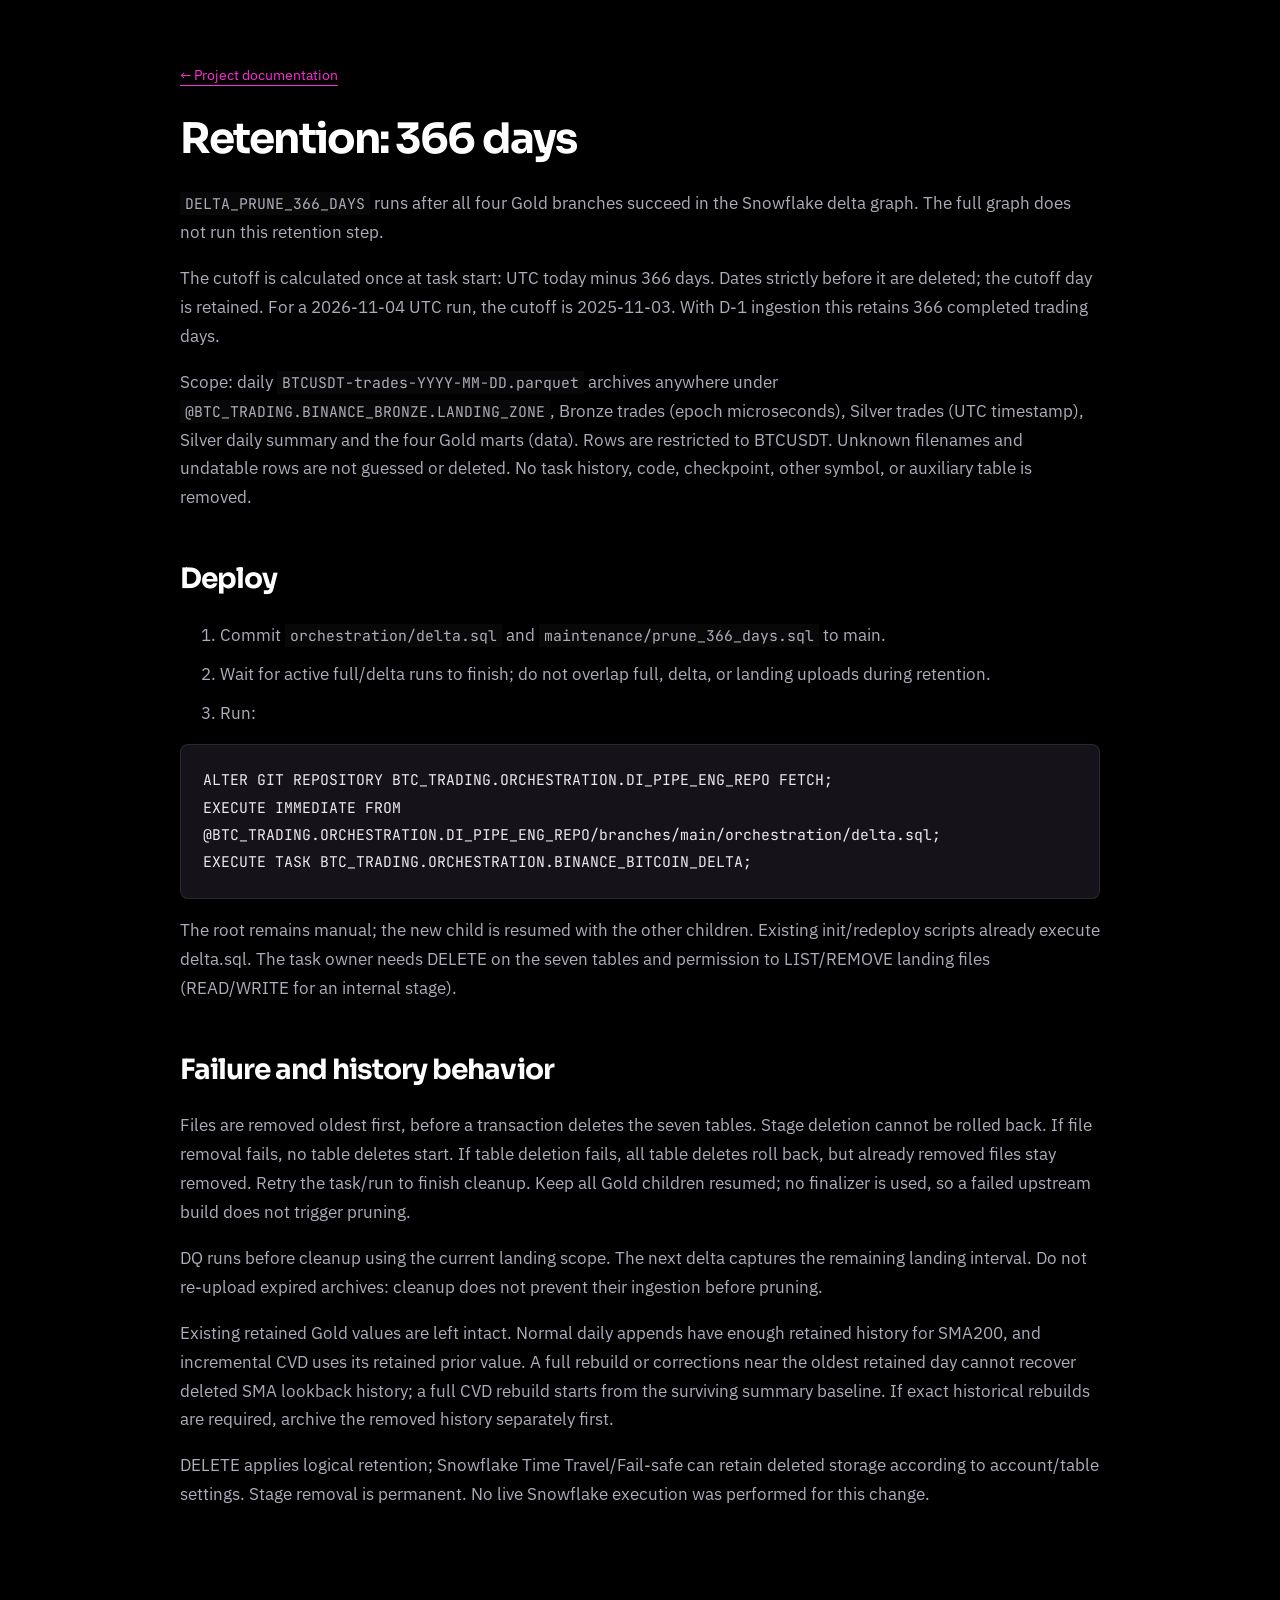
<file: docs/guides/retention.html>
<!doctype html><html lang="en"><head><meta charset="utf-8"><meta name="viewport" content="width=device-width,initial-scale=1"><title>retention | Snowflake BTCUSDT</title><link rel="stylesheet" href="../assets/site.css"></head><body><main class="wrap article"><a class="back" href="../../index.html#docs">← Project documentation</a><h1>Retention: 366 days</h1>
<p><code>DELTA_PRUNE_366_DAYS</code> runs after all four Gold branches succeed in the Snowflake delta graph. The full graph does not run this retention step.</p>
<p>The cutoff is calculated once at task start: UTC today minus 366 days. Dates strictly before it are deleted; the cutoff day is retained. For a 2026-11-04 UTC run, the cutoff is 2025-11-03. With D-1 ingestion this retains 366 completed trading days.</p>
<p>Scope: daily <code>BTCUSDT-trades-YYYY-MM-DD.parquet</code> archives anywhere under <code>@BTC_TRADING.BINANCE_BRONZE.LANDING_ZONE</code>, Bronze trades (epoch microseconds), Silver trades (UTC timestamp), Silver daily summary and the four Gold marts (data). Rows are restricted to BTCUSDT. Unknown filenames and undatable rows are not guessed or deleted. No task history, code, checkpoint, other symbol, or auxiliary table is removed.</p>
<h2>Deploy</h2>
<ol>
<li>Commit <code>orchestration/delta.sql</code> and <code>maintenance/prune_366_days.sql</code> to main.</li>
<li>Wait for active full/delta runs to finish; do not overlap full, delta, or landing uploads during retention.</li>
<li>Run:</li>
</ol>
<pre><code class="language-sql">ALTER GIT REPOSITORY BTC_TRADING.ORCHESTRATION.DI_PIPE_ENG_REPO FETCH;
EXECUTE IMMEDIATE FROM @BTC_TRADING.ORCHESTRATION.DI_PIPE_ENG_REPO/branches/main/orchestration/delta.sql;
EXECUTE TASK BTC_TRADING.ORCHESTRATION.BINANCE_BITCOIN_DELTA;
</code></pre>
<p>The root remains manual; the new child is resumed with the other children. Existing init/redeploy scripts already execute delta.sql. The task owner needs DELETE on the seven tables and permission to LIST/REMOVE landing files (READ/WRITE for an internal stage).</p>
<h2>Failure and history behavior</h2>
<p>Files are removed oldest first, before a transaction deletes the seven tables. Stage deletion cannot be rolled back. If file removal fails, no table deletes start. If table deletion fails, all table deletes roll back, but already removed files stay removed. Retry the task/run to finish cleanup. Keep all Gold children resumed; no finalizer is used, so a failed upstream build does not trigger pruning.</p>
<p>DQ runs before cleanup using the current landing scope. The next delta captures the remaining landing interval. Do not re-upload expired archives: cleanup does not prevent their ingestion before pruning.</p>
<p>Existing retained Gold values are left intact. Normal daily appends have enough retained history for SMA200, and incremental CVD uses its retained prior value. A full rebuild or corrections near the oldest retained day cannot recover deleted SMA lookback history; a full CVD rebuild starts from the surviving summary baseline. If exact historical rebuilds are required, archive the removed history separately first.</p>
<p>DELETE applies logical retention; Snowflake Time Travel/Fail-safe can retain deleted storage according to account/table settings. Stage removal is permanent. No live Snowflake execution was performed for this change.</p></main></body></html>
</file>
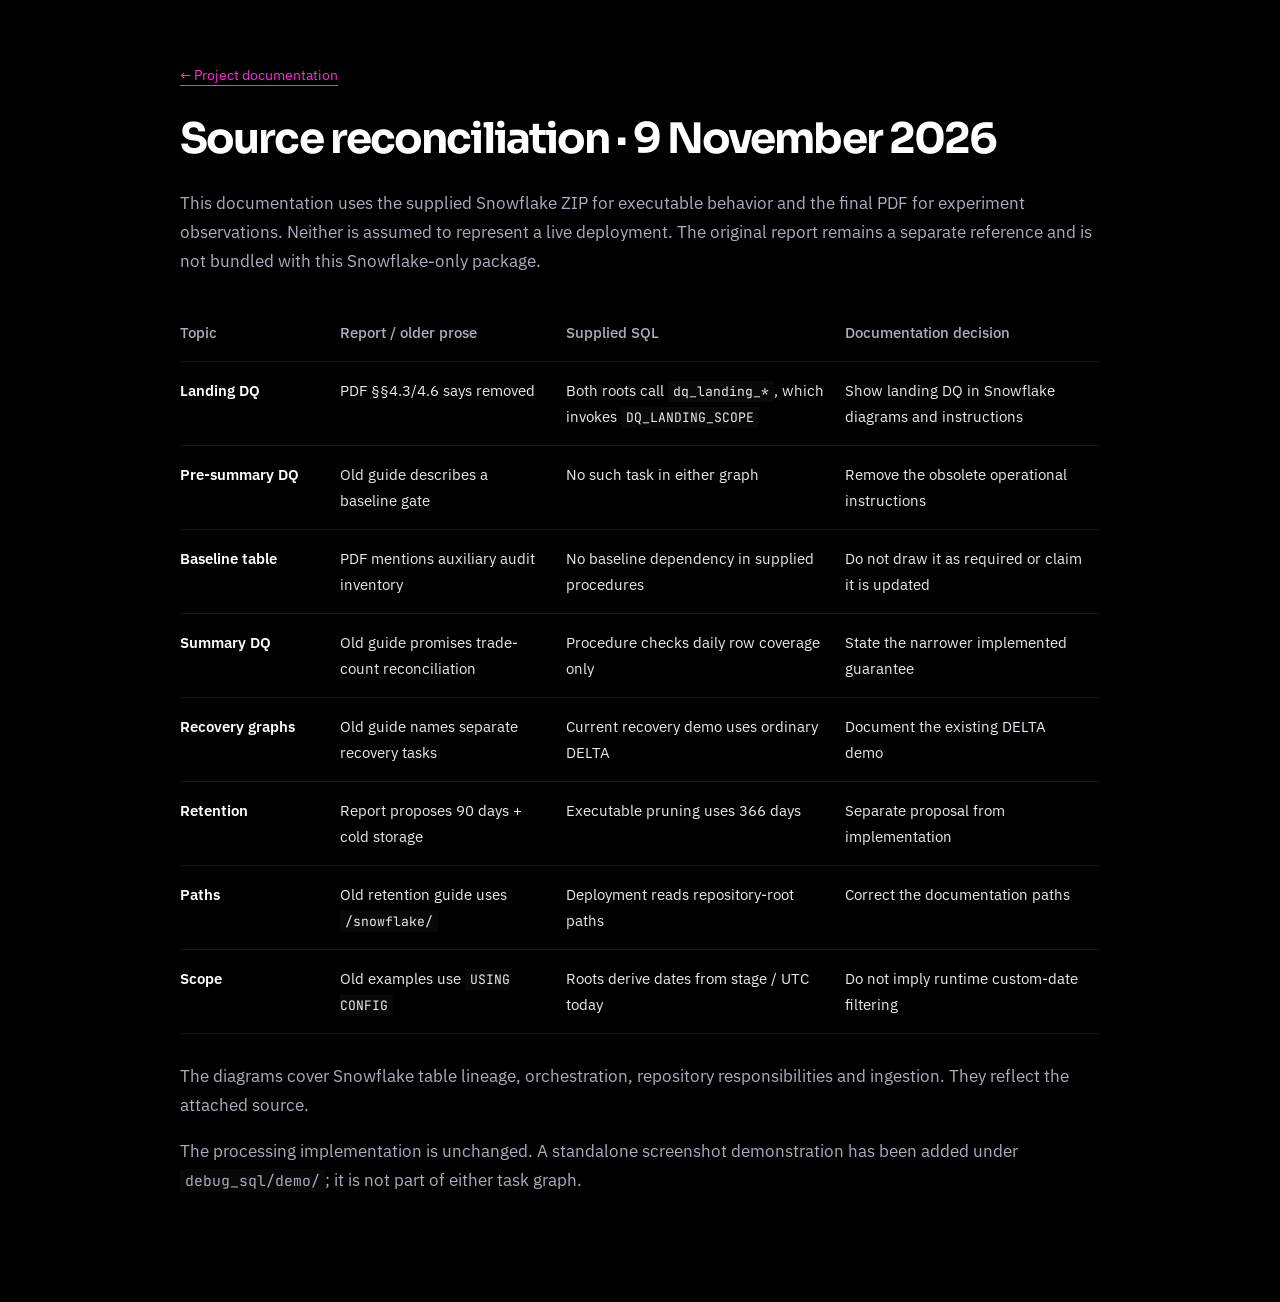
<file: docs/guides/source_reconciliation.html>
<!doctype html><html lang="en"><head><meta charset="utf-8"><meta name="viewport" content="width=device-width,initial-scale=1"><title>source_reconciliation | Snowflake BTCUSDT</title><link rel="stylesheet" href="../assets/site.css"></head><body><main class="wrap article"><a class="back" href="../../index.html#docs">← Project documentation</a><h1>Source reconciliation · 9 November 2026</h1>
<p>This documentation uses the supplied Snowflake ZIP for executable behavior and the final PDF for experiment observations. Neither is assumed to represent a live deployment. The original report remains a separate reference and is not bundled with this Snowflake-only package.</p>
<table>
<thead>
<tr>
<th>Topic</th>
<th>Report / older prose</th>
<th>Supplied SQL</th>
<th>Documentation decision</th>
</tr>
</thead>
<tbody>
<tr>
<td>Landing DQ</td>
<td>PDF §§4.3/4.6 says removed</td>
<td>Both roots call <code>dq_landing_*</code>, which invokes <code>DQ_LANDING_SCOPE</code></td>
<td>Show landing DQ in Snowflake diagrams and instructions</td>
</tr>
<tr>
<td>Pre-summary DQ</td>
<td>Old guide describes a baseline gate</td>
<td>No such task in either graph</td>
<td>Remove the obsolete operational instructions</td>
</tr>
<tr>
<td>Baseline table</td>
<td>PDF mentions auxiliary audit inventory</td>
<td>No baseline dependency in supplied procedures</td>
<td>Do not draw it as required or claim it is updated</td>
</tr>
<tr>
<td>Summary DQ</td>
<td>Old guide promises trade-count reconciliation</td>
<td>Procedure checks daily row coverage only</td>
<td>State the narrower implemented guarantee</td>
</tr>
<tr>
<td>Recovery graphs</td>
<td>Old guide names separate recovery tasks</td>
<td>Current recovery demo uses ordinary DELTA</td>
<td>Document the existing DELTA demo</td>
</tr>
<tr>
<td>Retention</td>
<td>Report proposes 90 days + cold storage</td>
<td>Executable pruning uses 366 days</td>
<td>Separate proposal from implementation</td>
</tr>
<tr>
<td>Paths</td>
<td>Old retention guide uses <code>/snowflake/</code></td>
<td>Deployment reads repository-root paths</td>
<td>Correct the documentation paths</td>
</tr>
<tr>
<td>Scope</td>
<td>Old examples use <code>USING CONFIG</code></td>
<td>Roots derive dates from stage / UTC today</td>
<td>Do not imply runtime custom-date filtering</td>
</tr>
</tbody>
</table>
<p>The diagrams cover Snowflake table lineage, orchestration, repository responsibilities and ingestion. They reflect the attached source.</p>
<p>The processing implementation is unchanged. A standalone screenshot demonstration has been added under <code>debug_sql/demo/</code>; it is not part of either task graph.</p></main></body></html>
</file>
<file: docs/assets/site.css>
@import url('https://fonts.googleapis.com/css2?family=IBM+Plex+Sans:wght@400;500;600&family=Sora:wght@500;600;700&family=JetBrains+Mono:wght@500&display=swap');
:root{--black:#000000;--white:#ffffff;--magenta:#9bb3c9;--magenta-deep:#7890a6;--haze:#667b8e;--grey-100:#ebe9ef;--grey-300:#b0abba;--grey-500:#77727f;--grey-700:#2a2730;--grey-900:#0d0c10;--text:var(--grey-100);--muted:var(--grey-300);--line:#2a2730}*{box-sizing:border-box}html{scroll-behavior:smooth;scroll-padding-top:85px}body{margin:0;background:var(--black);color:var(--text);font:17px/1.7 'IBM Plex Sans',system-ui,sans-serif}body:before{content:'';position:absolute;inset:0 0 auto;height:850px;pointer-events:none;z-index:-1;background:radial-gradient(ellipse at 85% 25%,#667b8e30,transparent 55%),radial-gradient(ellipse at 15% 10%,#9bb3c912,transparent 50%)}a{color:inherit;text-underline-offset:5px}a:hover{color:var(--magenta)}:focus-visible{outline:2px solid var(--magenta);outline-offset:6px}.skip{position:absolute;left:20px;top:-90px}.skip:focus{top:20px;z-index:20;background:#000;padding:12px}.wrap{width:min(1180px,calc(100% - 72px));margin:auto}header{border-bottom:1px solid var(--line);background:#000e;position:sticky;top:0;z-index:10;backdrop-filter:blur(12px)}header .wrap{display:flex;justify-content:space-between;align-items:center;gap:24px;min-height:76px}.brand{font:600 14px 'Sora',sans-serif;letter-spacing:.08em;text-decoration:none}.brand b{color:var(--magenta)}nav{display:flex;gap:25px;font-size:14px}nav a{text-decoration:none;color:var(--muted)}h1,h2,h3{font-family:'Sora',system-ui,sans-serif;line-height:1.2;color:var(--white)}h1{font-size:clamp(42px,5.8vw,76px);letter-spacing:-.055em;max-width:900px;margin:25px 0}h1 span{color:var(--magenta)}h2{font-size:clamp(28px,3.4vw,43px);letter-spacing:-.035em;margin:15px 0 25px}h3{font-size:21px;margin:0 0 14px}.eyebrow,.num{color:var(--magenta);font:500 12px 'JetBrains Mono',monospace;letter-spacing:.14em;text-transform:uppercase}.hero{padding:94px 0 0}.lead{font-size:21px;color:var(--muted);max-width:730px}.actions{display:flex;gap:16px;flex-wrap:wrap;margin:32px 0 50px}.button{display:inline-flex;padding:12px 21px;border:1px solid #40515f;border-radius:6px;text-decoration:none;font-weight:600;font-size:15px}.primary{background:var(--magenta);color:#000;border-color:var(--magenta)}.primary:hover{background:#c6d3df;color:#000}.stats{display:grid;grid-template-columns:2fr 1fr 1fr;border-top:1px solid var(--line);border-bottom:1px solid var(--line);margin-top:48px}.stat{padding:28px 24px 26px 0}.stat strong{font:600 clamp(27px,3vw,40px) 'Sora',sans-serif;letter-spacing:-.04em;display:block}.stat span{display:block;color:var(--muted);font-size:14px;margin-top:8px}.snapshot{font:12px 'JetBrains Mono',monospace;color:var(--muted);padding:14px 0}.section{padding:80px 0;border-bottom:1px solid var(--line)}.intro{max-width:800px;color:var(--muted);font-size:19px}.split{display:grid;grid-template-columns:1fr 1.35fr;gap:70px;align-items:start}.note{border-left:3px solid var(--magenta);padding:15px 22px;background:#9bb3c909;margin:28px 0;color:var(--muted);font-size:15px}.note strong{color:var(--text)}figure{margin:30px 0 0}figure img{display:block;width:100%;height:auto;border:1px solid var(--line);border-radius:10px;background:var(--grey-900)}figcaption{color:var(--muted);font-size:13px;display:flex;justify-content:space-between;gap:20px;flex-wrap:wrap;margin-top:12px}.downloads{display:flex;gap:16px}table{border-collapse:collapse;width:100%;font-size:15px;margin:28px 0}th{text-align:left;color:var(--muted);font-weight:500}td,th{padding:16px 18px 16px 0;border-bottom:1px solid var(--line);vertical-align:top}td:first-child{font-weight:600;color:#fff}.table-scroll{overflow-x:auto}.table-scroll table{min-width:580px}.checks{counter-reset:steps;margin-top:28px}.check{padding:24px 0 24px 50px;border-top:1px solid var(--line);position:relative}.check:before{counter-increment:steps;content:'0' counter(steps);position:absolute;left:0;color:var(--magenta);font-family:monospace}.check p{margin:8px 0 0;color:var(--muted)}.check h3{font-size:19px}.grid2{display:grid;grid-template-columns:1fr 1fr;gap:44px}.pill{font:12px 'JetBrains Mono',monospace;display:inline-block;border:1px solid #40515f;padding:5px 10px;border-radius:50px;color:#b4c2cf}.guide-list{margin-top:35px}.guide-link{display:flex;align-items:center;justify-content:space-between;gap:30px;text-decoration:none;border-top:1px solid var(--line);padding:22px 0}.guide-link span{color:var(--muted);font-size:14px}.guide-link b{font-weight:500;font-size:19px}.guide-link em{font-style:normal;color:var(--magenta)}footer{padding:35px 0 55px;color:var(--muted);font-size:13px}footer .wrap{display:flex;justify-content:space-between;gap:25px;flex-wrap:wrap}code{font: .87em 'JetBrains Mono',monospace;background:#ffffff08;padding:2px 5px;overflow-wrap:anywhere}pre{white-space:pre-wrap;overflow-wrap:anywhere;background:#151219;border:1px solid var(--line);padding:22px;border-radius:8px;line-height:1.6}pre code{background:none;padding:0}.article{max-width:920px;padding:60px 0 90px}.article h1{font-size:42px}.article h2{font-size:28px;margin-top:50px}.article h3{margin-top:35px}.article img{max-width:100%;height:auto}.article p,.article li{color:var(--muted)}.article strong{color:var(--text)}.article table{display:block;overflow-x:auto}.article td{min-width:160px}.article li{margin:10px 0}.back{font-size:14px;color:var(--magenta)}@media(max-width:760px){.wrap{width:calc(100% - 36px)}header .wrap{min-height:70px;gap:12px}.brand{font-size:11px}nav{gap:14px;font-size:12px}nav .extra{display:none}.hero{padding-top:58px}h1{font-size:46px}.lead{font-size:18px}.stats{grid-template-columns:1fr 1fr}.stat:first-child{grid-column:1/-1;border-bottom:1px solid var(--line)}.stat{padding:22px 10px 22px 0}.stat strong{font-size:32px}.section{padding:55px 0}.split,.grid2{grid-template-columns:1fr;gap:25px}.intro{font-size:17px}figcaption{font-size:12px}.guide-link{gap:15px}.guide-link b{font-size:16px}.guide-link span{display:none}.article h1{font-size:34px}.article{padding-top:35px}figure{margin-top:24px}}@media(prefers-reduced-motion:reduce){html{scroll-behavior:auto}}.split>*,.grid2>*,.table-scroll{min-width:0}.table-scroll{max-width:100%}

.evidence{margin:38px 0}.evidence h3{margin-bottom:14px}.evidence figcaption{display:block;max-width:100ch}.evidence img{border-radius:8px}

/* Editorial revision: restrained slate palette and quieter evidence presentation. */
:root{--black:#101419;--white:#edf0f3;--grey-100:#d6dce2;--grey-300:#aab4be;--grey-700:#303942;--grey-900:#171d24;--line:#303942}body{background:#101419}body:before{display:none}header{background:#101419f5}h1{font-size:clamp(38px,5vw,64px);max-width:1000px;letter-spacing:-.045em}h1 span{color:inherit}.eyebrow,.num{color:#aab4be}.primary{background:#c1ced9;border-color:#c1ced9;color:#101419}.primary:hover{background:#dce4eb;color:#101419}.note{background:#18212a;border-left:2px solid #71899e}.brand b,.guide-link em{color:#9bb3c9}.hero{padding-top:72px}.section{padding:64px 0}.evidence-panel{margin:24px 0;border:1px solid var(--line);border-radius:8px;background:#151b22}.evidence-panel summary{padding:16px 20px;cursor:pointer;font-size:15px;color:#c8d2dc}.evidence-panel summary:hover{background:#1c2630}.evidence-panel figure{margin:0;padding:0 18px 18px}.evidence-panel figcaption{display:block;line-height:1.6}.design-decisions{margin:32px 0}a:hover{color:#d2dfeb}@media(max-width:760px){h1{font-size:40px}.hero{padding-top:45px}.section{padding:46px 0}}

/* Minimal pink accents: selected headings and primary actions only. */
:root{--pink-accent:#df8fbe;--pink-button:#d878ad}
#dbt h2,#docs h2{color:var(--pink-accent)}
.primary{background:var(--pink-button);border-color:var(--pink-button);color:#101419}
.primary:hover{background:#e49ac4;border-color:#e49ac4;color:#101419}
.primary:focus-visible{outline-color:var(--pink-accent)}

/* Portfolio identity: exact palette and accent roles from the parent site. */
:root{--black:#000000;--white:#ffffff;--magenta:#ff2bd6;--magenta-deep:#b80f96;--haze:#6e4ba0;--grey-100:#ebe9ef;--grey-300:#b0abba;--grey-500:#77727f;--grey-700:#2a2730;--grey-900:#0d0c10;--text:var(--grey-100);--muted:var(--grey-300);--line:rgba(255,255,255,.09)}
body{background:var(--black)}header{background:rgba(0,0,0,.95)}
h1,h2,h3,#dbt h2,#docs h2{color:var(--white)}
.eyebrow,.num{color:var(--muted)}
.brand b,.guide-link em,.back{color:var(--magenta)}
.button{border-color:var(--line);background:rgba(255,255,255,.03);color:var(--white)}
.button:hover{border-color:var(--magenta);background:rgba(255,43,214,.08);color:var(--white)}
.primary{background:var(--magenta-deep);border-color:var(--magenta-deep);color:var(--white)}
.primary:hover{background:var(--magenta);border-color:var(--magenta);color:var(--white)}
:focus-visible,.primary:focus-visible{outline-color:var(--magenta)}
a:hover{color:var(--magenta)}
.note{border-left:2px solid var(--magenta);background:rgba(255,255,255,.03)}
.evidence-panel{background:rgba(255,255,255,.03)}.evidence-panel summary{color:var(--text)}.evidence-panel summary:hover{background:rgba(255,43,214,.08)}
.portfolio-cover{position:relative;height:clamp(220px,34vw,380px);overflow:hidden;background:#050407}
.portfolio-cover img{width:100%;height:100%;object-fit:cover}
.portfolio-cover:after{content:'';position:absolute;inset:0;background:linear-gradient(to bottom,rgba(0,0,0,0) 30%,rgba(0,0,0,.95) 100%)}
.portfolio-identity{position:relative;margin-top:-56px;display:flex;align-items:center;gap:20px;z-index:1}
.portfolio-avatar{width:112px;height:112px;flex:none;padding:4px;border-radius:50%;background:conic-gradient(from 200deg,var(--magenta),#3a3340,var(--white),#3a3340,var(--magenta));box-shadow:0 0 46px rgba(255,43,214,.22)}
.portfolio-avatar img{display:block;width:100%;height:100%;object-fit:cover;border-radius:50%;border:4px solid #000}
.portfolio-identity a{text-decoration:none;font-family:'Sora',sans-serif;font-weight:600;color:#fff}.portfolio-identity p{margin:4px 0 0;color:var(--muted);font-size:14px}
.hero{padding-top:42px}@media(max-width:760px){.portfolio-identity{gap:14px}.portfolio-avatar{width:88px;height:88px}.portfolio-identity{margin-top:-44px}.portfolio-identity p{font-size:12px}.hero{padding-top:30px}}
</file>
